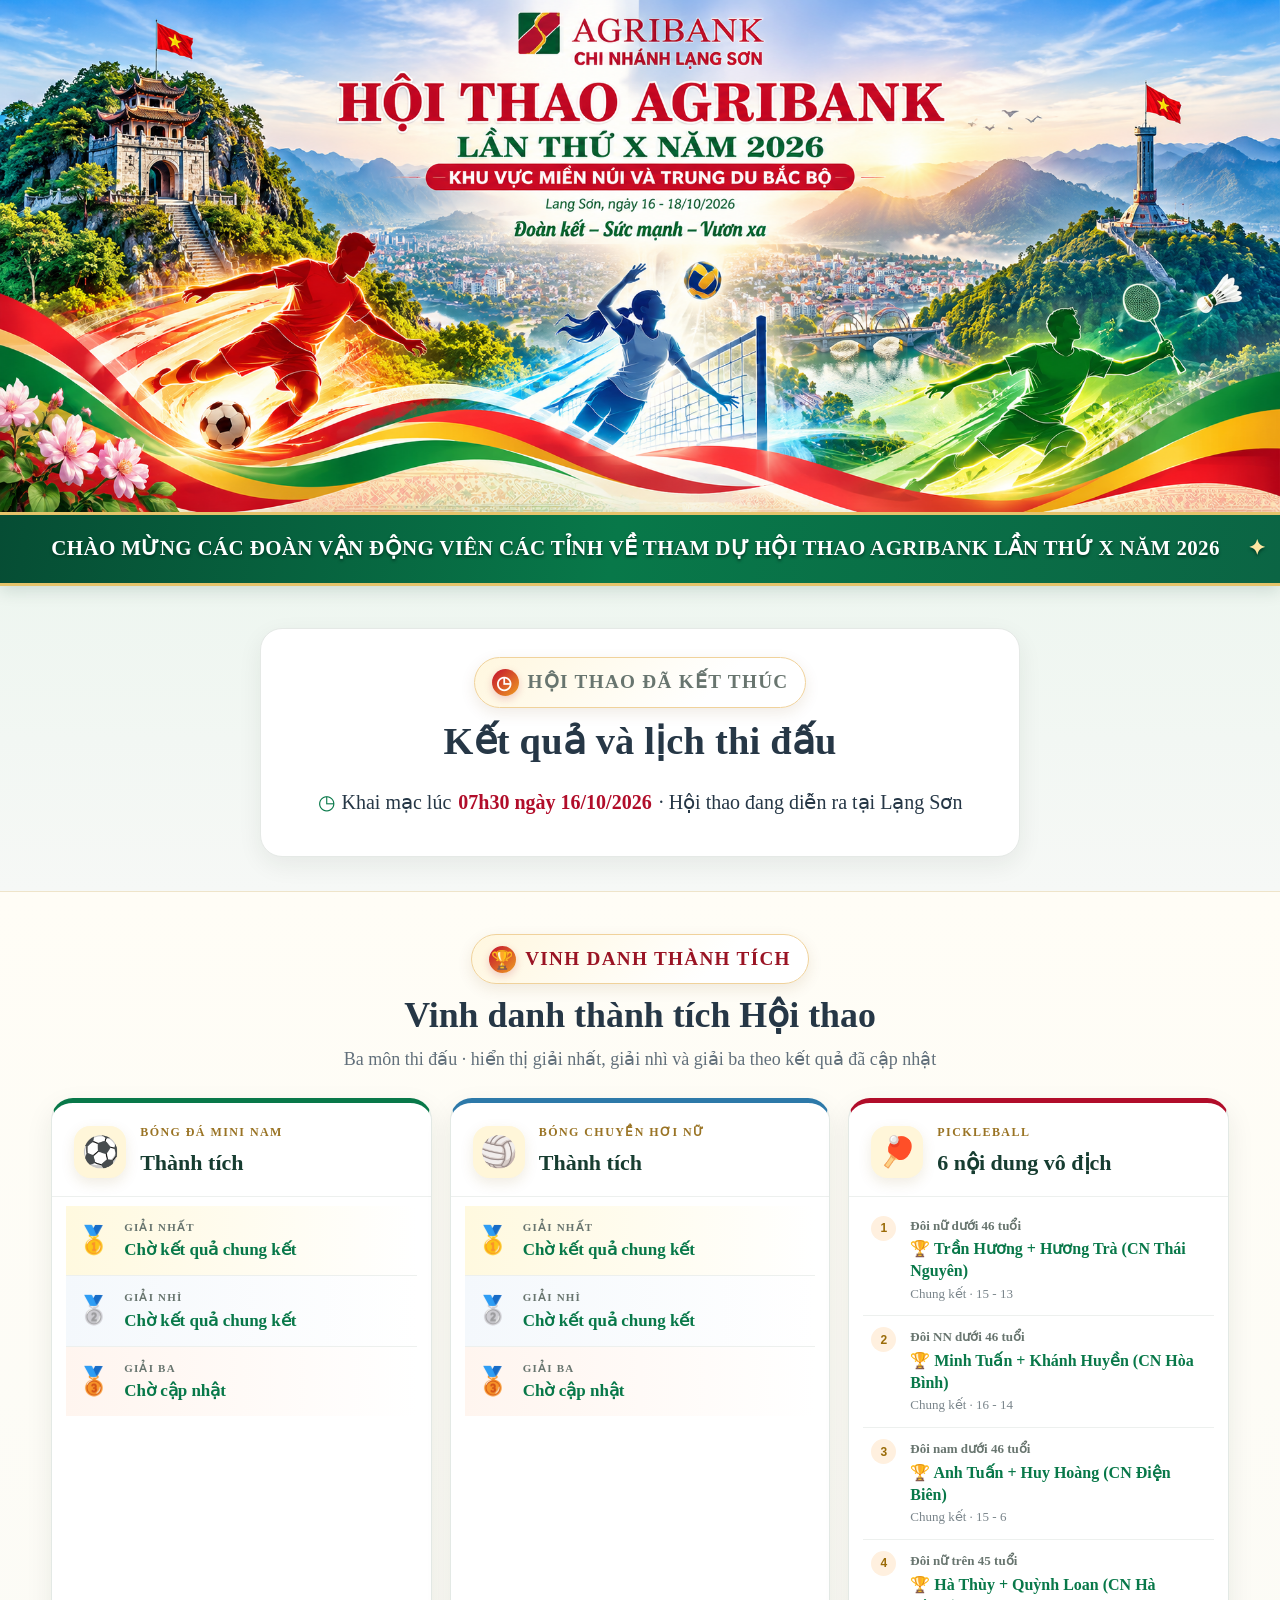
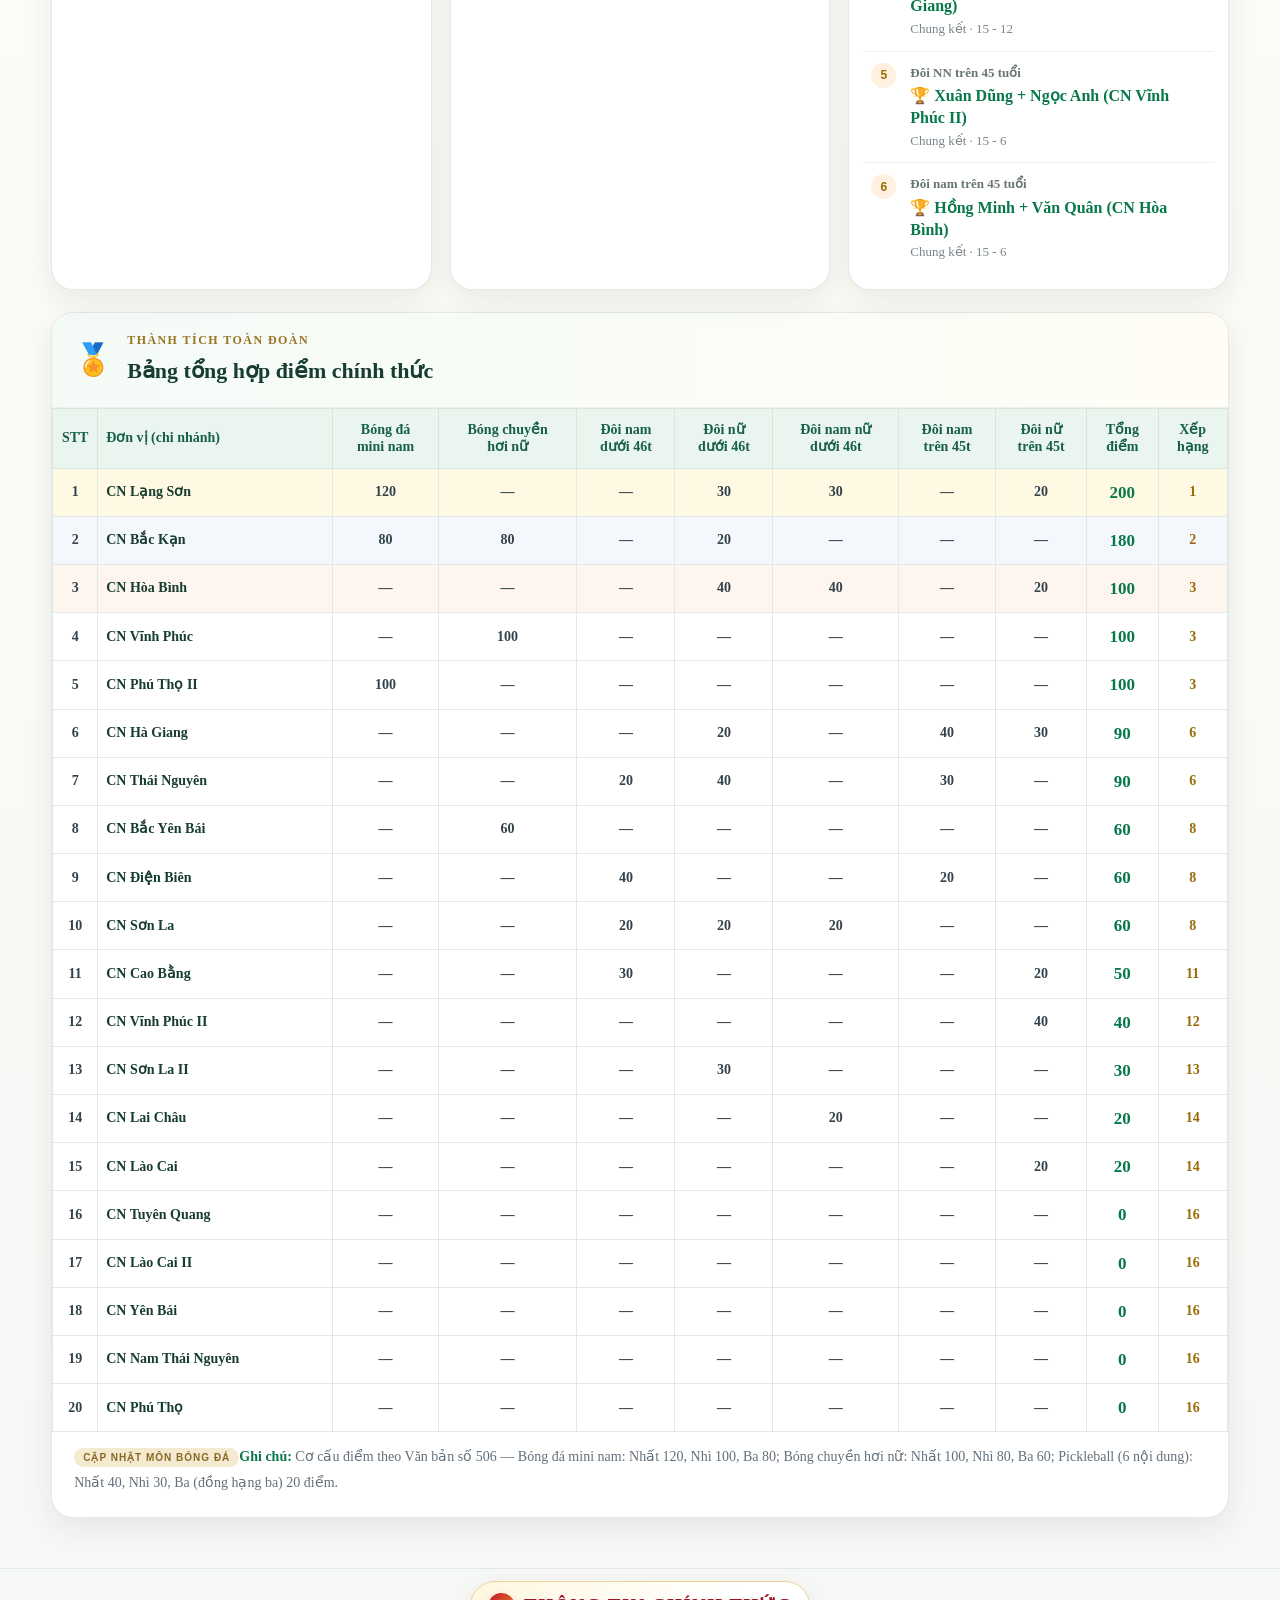
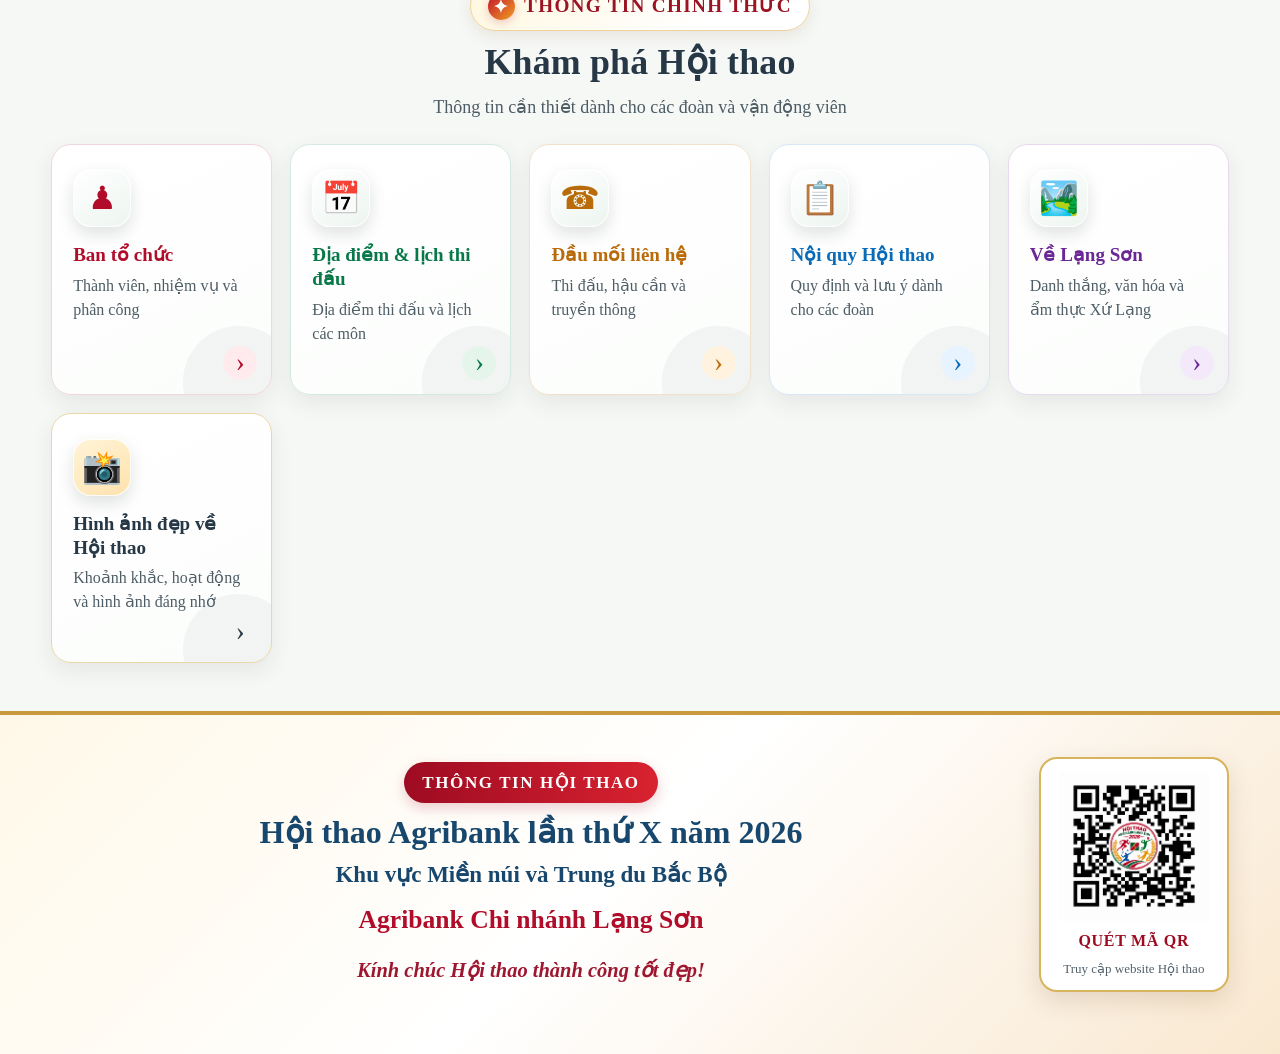
<file: index.html>
<!doctype html>
<html lang="vi">
<head>
  <meta charset="utf-8">
  <meta name="viewport" content="width=device-width, initial-scale=1, viewport-fit=cover">
  <meta name="theme-color" content="#087849">
  <meta name="description" content="Website chính thức cung cấp thông tin Hội thao Agribank lần thứ X năm 2026, khu vực Miền núi và Trung du Bắc Bộ tại Lạng Sơn.">
  <link rel="canonical" href="http://hoithaokvmntdbb2026.fun/">
  <title>Hội thao Agribank Lạng Sơn lần thứ X năm 2026</title>
  <link rel="stylesheet" href="assets/style.css?v=live-match-11">
  <style>
    .welcome-ticker{position:relative;overflow:hidden;display:flex;align-items:center;gap:clamp(12px,2vw,26px);min-height:74px;padding:14px clamp(16px,4vw,52px);background:linear-gradient(100deg,#064d34 0%,#087849 48%,#0b6544 100%);border-top:3px solid #e5c36b;border-bottom:3px solid #e5c36b;box-shadow:0 5px 16px #063d2a24;color:#fff}.welcome-track{display:flex;align-items:center;gap:28px;min-width:0;white-space:nowrap;animation:welcome-scroll 32s linear infinite;font-size:clamp(15px,1.8vw,21px);font-weight:900;letter-spacing:.35px;text-shadow:0 2px 3px #003c26}.welcome-track span:nth-child(even){color:#ffe7a2}.welcome-ticker:hover .welcome-track{animation-play-state:paused}@keyframes welcome-scroll{from{transform:translateX(0)}to{transform:translateX(-50%)}}@media(max-width:640px){.welcome-ticker{align-items:flex-start;flex-direction:column;gap:7px;padding:12px 16px}.welcome-track{font-size:15px;animation-duration:28s}}@media(prefers-reduced-motion:reduce){.welcome-track{animation:none;white-space:normal;flex-wrap:wrap}}.event-live .section-kicker{color:#087849}.event-live .section-kicker .kicker-icon{color:#0b9a5b}.event-live #countdown-heading{margin-bottom:12px}.event-live .opening{margin-top:8px}.event-live .live-match-panel{margin-top:20px}.event-finished .section-kicker{color:#68756f}.match-groups-title{font-size:12px;font-weight:800;letter-spacing:.12em;color:#b78b2b;margin:18px 0 10px;text-transform:uppercase}.match-group{margin:0 0 10px;border:1px solid #e6ece9;border-radius:14px;background:#fff;overflow:hidden;box-shadow:0 2px 8px #003c2610}.match-group-head{display:flex;justify-content:flex-start;align-items:center;gap:10px;width:100%;box-sizing:border-box;padding:11px 13px;margin:0;font-size:13px;font-weight:800;letter-spacing:.04em;cursor:pointer;list-style:none;user-select:none}.match-group-head::-webkit-details-marker{display:none}.match-group-head::before{content:'›';font-size:20px;line-height:12px;transform:rotate(0deg);transition:transform .18s ease;color:#68756f}.match-group[open] .match-group-head::before{transform:rotate(90deg)}.match-group-head b{min-width:24px;padding:3px 8px;border-radius:999px;background:#f5f0e5;color:#8a6a27;text-align:center;font-size:11px;margin-left:auto}.match-group-head i{display:none}.match-group-live .match-group-head{color:#087849;background:#f3fbf7}.match-group-upcoming .match-group-head{color:#9a6b08;background:#fffaf0}.match-group-finished .match-group-head{color:#6f7773;background:#f7f8f7}.match-group .live-list{padding:0 9px 9px}.live-card{position:relative}.live-card-status{display:inline-block;margin:5px 0 4px;padding:3px 8px;border-radius:999px;font-size:10px;font-weight:800;letter-spacing:.04em}.live-card-live .live-card-status{background:#e5f6ed;color:#087849}.live-card-upcoming .live-card-status{background:#fff1cf;color:#9a6b08}.live-card-finished{opacity:.72}.live-card-finished .live-card-status{background:#edf0ee;color:#68716d}.live-result{font-weight:700;color:#087849;white-space:nowrap}.live-result strong{font-weight:900}.visitor-counter{display:block;text-align:center;padding:2px 12px 14px;color:#ffffff;font:700 12px/1.4 Arial,sans-serif;letter-spacing:.2px;text-shadow:0 1px 2px #003c26;opacity:1}
  </style>
</head>
<body>
  <main id="trang-chu">
    <section class="hero" aria-label="Ảnh bìa Hội thao Agribank Lạng Sơn"><img class="hero-banner" src="assets/banner-hoi-thao.png" alt="Hội thao Agribank lần thứ X năm 2026 với ba môn thể thao và danh lam Lạng Sơn"></section>
    <section class="welcome-ticker" aria-label="Thông điệp chào mừng Hội thao"><div class="welcome-track" role="marquee" aria-label="Chào mừng các đoàn vận động viên"><span>CHÀO MỪNG CÁC ĐOÀN VẬN ĐỘNG VIÊN CÁC TỈNH VỀ THAM DỰ HỘI THAO AGRIBANK LẦN THỨ X NĂM 2026</span><span aria-hidden="true">✦</span><span>ĐOÀN KẾT · GIAO LƯU · TRUNG THỰC · CAO THƯỢNG · CHINH PHỤC THÀNH CÔNG</span><span aria-hidden="true">✦</span></div></section>
    <section class="countdown-section" aria-labelledby="countdown-heading"><div class="countdown-wrap"><div class="section-kicker"><span class="kicker-icon" aria-hidden="true">◷</span> <span id="event-status-label">HỘI THAO ĐANG DIỄN RA</span></div><h1 id="countdown-heading">Các trận đấu hôm nay</h1><p class="opening"><span class="opening-icon" aria-hidden="true">◷</span> Khai mạc lúc <strong>07h30 ngày 16/10/2026</strong> · Hội thao đang diễn ra tại Lạng Sơn</p><div id="live-match-panel" class="live-match-panel" aria-live="polite"></div></div></section>
    <section class="content-section" aria-labelledby="quick-links-heading"><div class="section-heading"><p class="section-kicker"><span class="kicker-icon" aria-hidden="true">✦</span> THÔNG TIN CHÍNH THỨC</p><h2 id="quick-links-heading">Khám phá Hội thao</h2><p>Thông tin cần thiết dành cho các đoàn và vận động viên</p></div><div class="quick-links"><a class="info-card red" id="ban-to-chuc" href="ban-to-chuc.html"><span class="card-icon" aria-hidden="true">♟</span><span class="card-copy"><strong>Ban tổ chức</strong><small>Thành viên, nhiệm vụ và phân công</small></span><span class="card-arrow" aria-hidden="true">›</span></a><a class="info-card green" id="dia-diem" href="dia-diem-lich-thi-dau.html"><span class="card-icon" aria-hidden="true">📅</span><span class="card-copy"><strong>Địa điểm &amp; lịch thi đấu</strong><small>Địa điểm thi đấu và lịch các môn</small></span><span class="card-arrow" aria-hidden="true">›</span></a><a class="info-card orange" id="lien-he" href="dau-moi-lien-he.html"><span class="card-icon" aria-hidden="true">☎</span><span class="card-copy"><strong>Đầu mối liên hệ</strong><small>Thi đấu, hậu cần và truyền thông</small></span><span class="card-arrow" aria-hidden="true">›</span></a><a class="info-card blue" id="noi-quy" href="noi-quy-hoi-thao.html"><span class="card-icon" aria-hidden="true">📋</span><span class="card-copy"><strong>Nội quy Hội thao</strong><small>Quy định và lưu ý dành cho các đoàn</small></span><span class="card-arrow" aria-hidden="true">›</span></a><a class="info-card purple" id="lang-son" href="ve-lang-son.html"><span class="card-icon" aria-hidden="true">🏞️</span><span class="card-copy"><strong>Về Lạng Sơn</strong><small>Danh thắng, văn hóa và ẩm thực Xứ Lạng</small></span><span class="card-arrow" aria-hidden="true">›</span></a><a class="info-card gallery" id="hinh-anh-hoi-thao" href="hinh-anh-hoi-thao.html"><span class="card-icon" aria-hidden="true">📸</span><span class="card-copy"><strong>Hình ảnh đẹp về Hội thao</strong><small>Khoảnh khắc, hoạt động và hình ảnh đáng nhớ</small></span><span class="card-arrow" aria-hidden="true">›</span></a></div></section>
  </main>
  <footer class="site-footer"><div class="footer-message"><div class="footer-copy"><p class="footer-kicker">THÔNG TIN HỘI THAO</p><h2>Hội thao Agribank lần thứ X năm 2026</h2><p class="footer-region">Khu vực Miền núi và Trung du Bắc Bộ</p><strong class="footer-branch">Agribank Chi nhánh Lạng Sơn</strong><p class="footer-wish">Kính chúc Hội thao thành công tốt đẹp!</p></div><a class="footer-qr" href="http://hoithaokvmntdbb2026.fun/" target="_blank" rel="noopener noreferrer" aria-label="Quét mã QR để truy cập website Hội thao"><img src="assets/qr-hoi-thao-agribank-2026.png?v=3" alt="Mã QR Hội thao Agribank Lạng Sơn 2026, quét để truy cập website" width="180" height="180"><strong>QUÉT MÃ QR</strong><span>Truy cập website Hội thao</span></a></div><div style="max-width:1200px;margin:0 auto;padding:0 20px 18px;text-align:center"></div><div id="visitor-counter" class="visitor-counter" aria-live="polite">Lượt truy cập: đang cập nhật…</div></footer>
  <script>fetch('api/visitors.php',{cache:'no-store',credentials:'same-origin'}).then(r=>r.ok?r.json():Promise.reject()).then(data=>{const el=document.getElementById('visitor-counter');if(el&&data.ok&&Number.isFinite(Number(data.count)))el.textContent='Lượt truy cập: '+Number(data.count).toLocaleString('vi-VN');else if(el)el.textContent='';}).catch(()=>{const el=document.getElementById('visitor-counter');if(el)el.textContent='';});</script>
  <script src="assets/matches.js?v=live-match-11" defer></script><script src="assets/matches-extra.js?v=official-pickle-2" defer></script><script src="assets/football-extra.js?v=football-1" defer></script><script src="assets/champions.js?v=official-points-1" defer></script><script src="assets/app.js?v=live-match-12" defer></script>
</body>
</html>
</file>
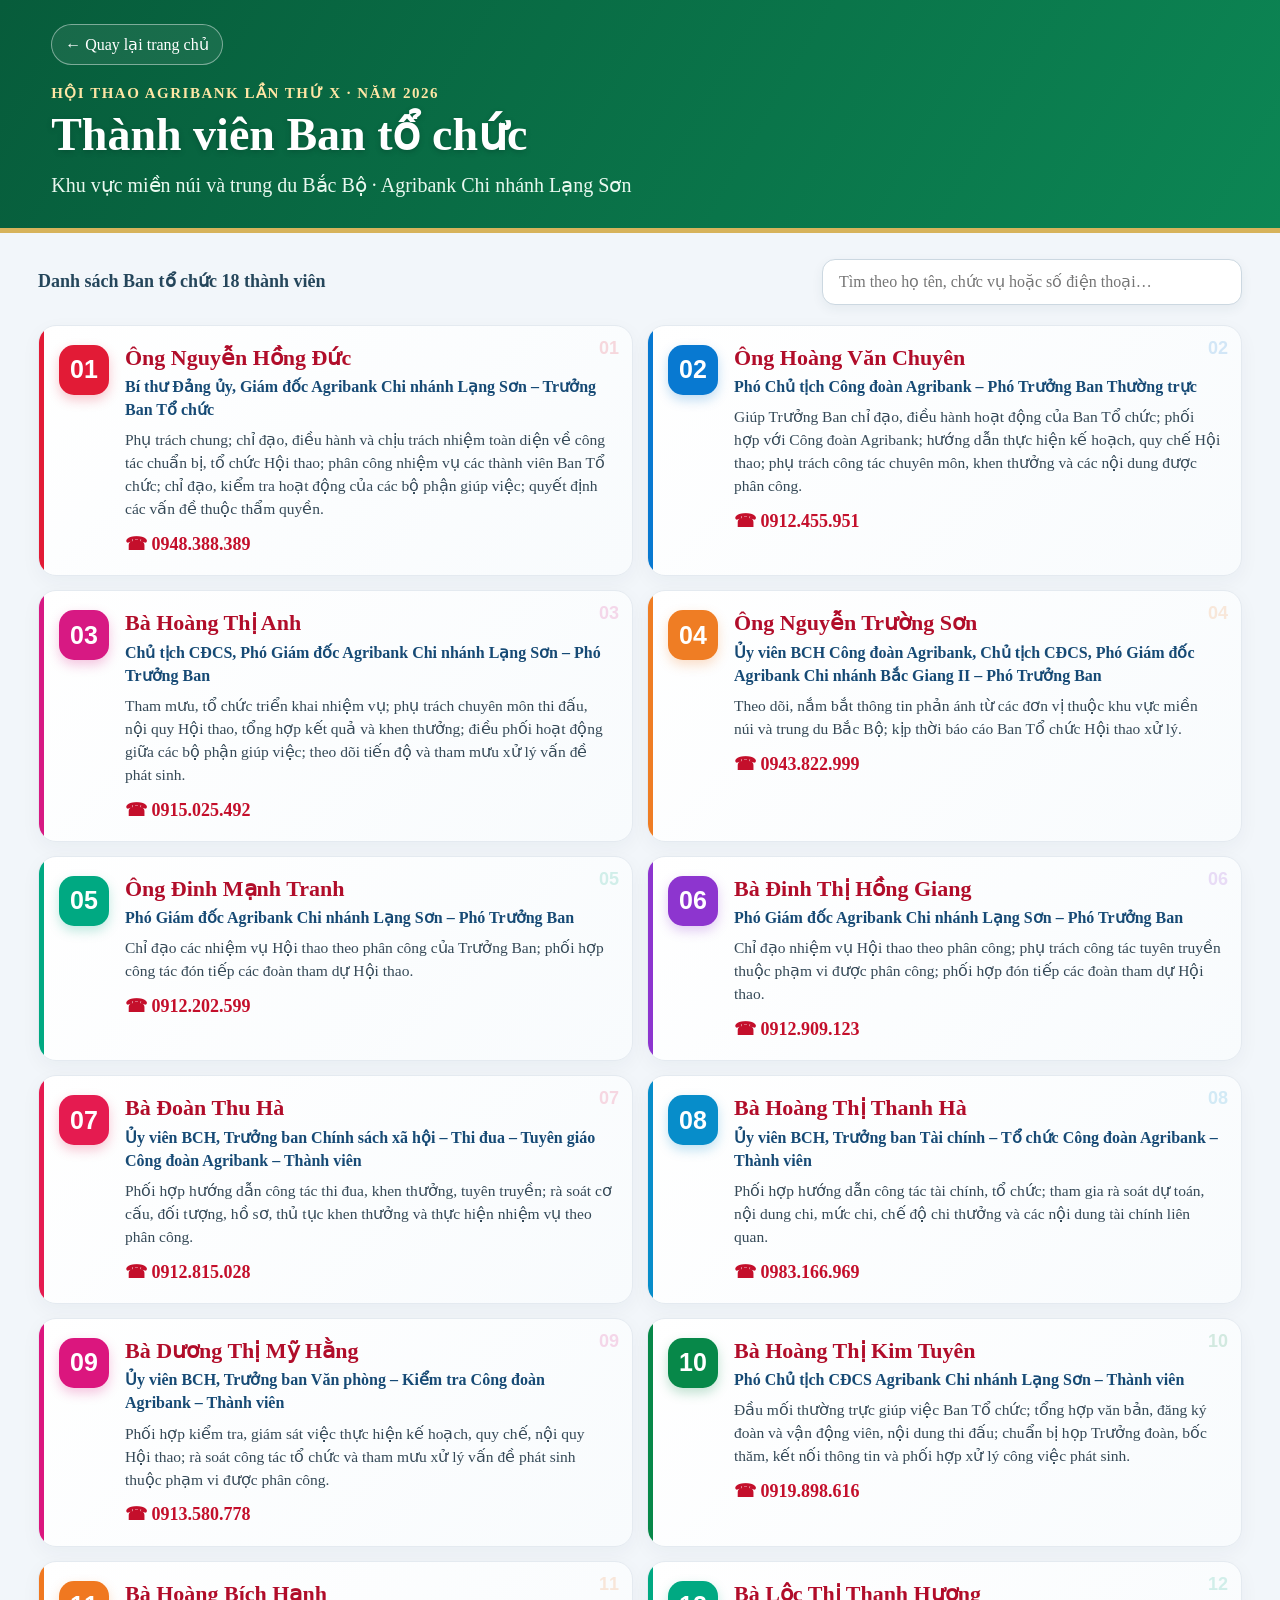
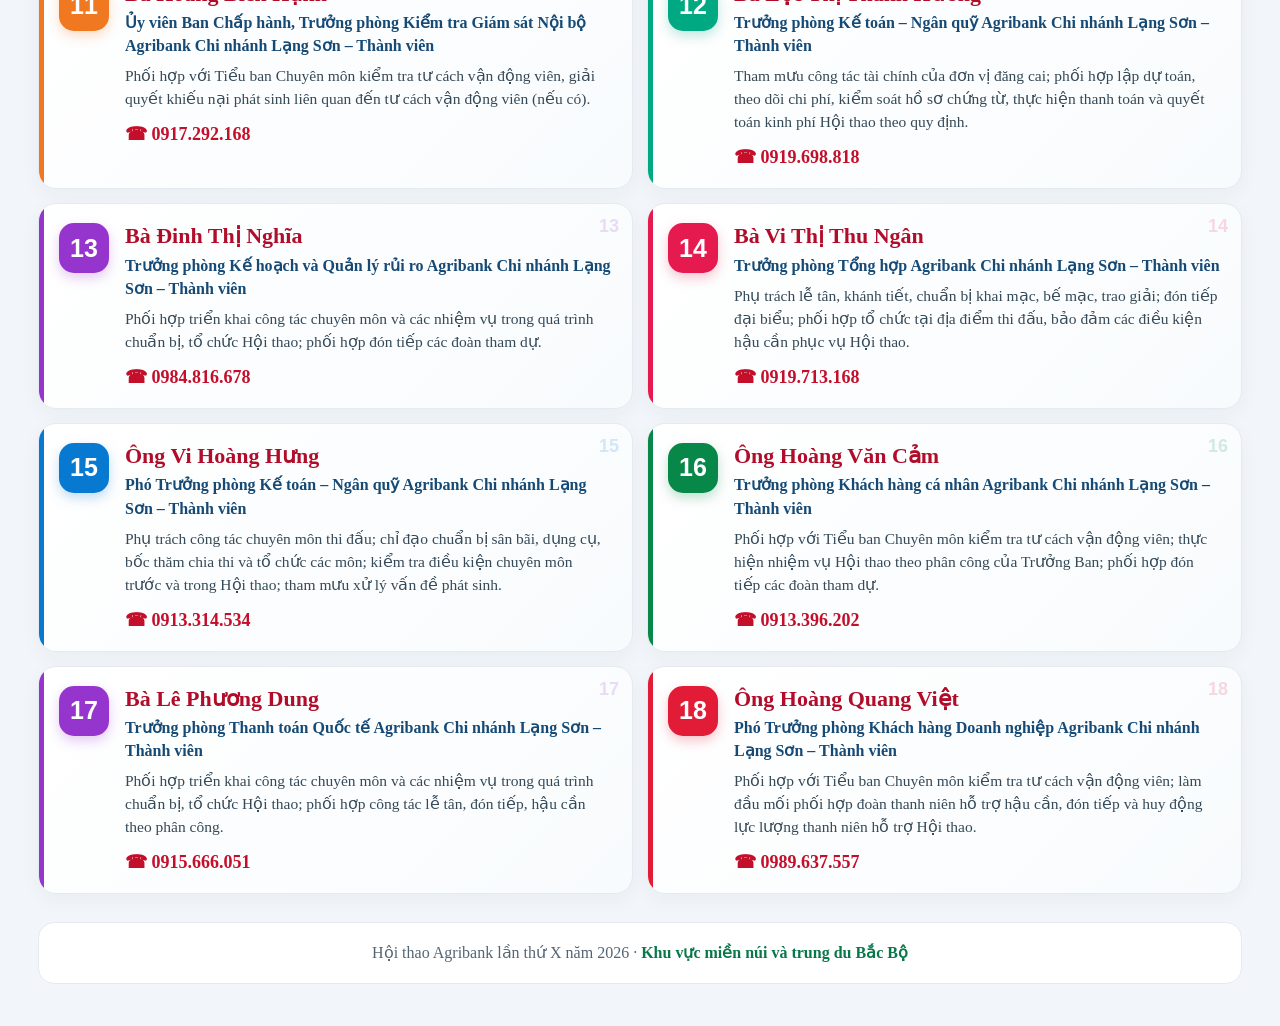
<file: ban-to-chuc.html>
<!doctype html>
<html lang="vi">
<head>
<meta charset="utf-8">
<meta name="viewport" content="width=device-width, initial-scale=1">
<meta name="theme-color" content="#087849">
<title>Thành viên Ban tổ chức | Hội thao Agribank 2026</title>
<style>
:root{--green:#087849;--red:#b10d2a;--ink:#183247;--muted:#536574;--line:#e4eaf0;--bg:#f2f6fa}
*{box-sizing:border-box}html{scroll-behavior:smooth}body{margin:0;background:var(--bg);color:var(--ink);font-family:"Times New Roman",Times,serif;line-height:1.45}
.top{background:linear-gradient(120deg,#075c3b,#0c8654);color:white;padding:24px clamp(16px,4vw,56px) 28px;border-bottom:5px solid #d7b35b}
.top-inner{max-width:1240px;margin:auto}.back{display:inline-flex;gap:8px;align-items:center;color:white;text-decoration:none;font-size:16px;padding:8px 13px;border:1px solid #ffffff70;border-radius:999px;background:#ffffff12}.back:hover{background:#ffffff25}
.eyebrow{margin:18px 0 5px;color:#ffe6a5;font-size:15px;font-weight:bold;letter-spacing:1.5px;text-transform:uppercase}
h1{margin:0;font-size:clamp(28px,4vw,46px);line-height:1.1;text-shadow:0 2px 5px #003b2760}
.subtitle{margin:10px 0 0;font-size:clamp(16px,2vw,20px);color:#e9f8ef}
.main{max-width:1240px;margin:26px auto 42px;padding:0 18px}
.toolbar{display:flex;align-items:center;justify-content:space-between;gap:14px;margin-bottom:20px;flex-wrap:wrap}
.count{font-size:18px;font-weight:bold;color:#25465b}.search{width:min(420px,100%);padding:13px 16px;border:1px solid #ccd8e1;border-radius:13px;background:#fff;font:16px "Times New Roman",serif;box-shadow:0 4px 12px #1a3d5610}.search:focus{outline:3px solid #08784930;border-color:var(--green)}
.grid{display:grid;grid-template-columns:repeat(2,minmax(0,1fr));gap:14px}
.person{--tone:#087849;position:relative;display:grid;grid-template-columns:52px minmax(0,1fr);gap:14px;align-items:start;min-width:0;padding:19px 20px 18px;background:linear-gradient(135deg,#fff,#f8fbfd);border:1px solid var(--line);border-radius:18px;box-shadow:0 6px 20px #1832470b;overflow:hidden;transition:transform .2s ease,box-shadow .2s ease,border-color .2s ease}
.person:before{content:"";position:absolute;left:0;top:0;bottom:0;width:5px;background:var(--tone)}.person:hover{transform:translateY(-3px);border-color:var(--tone);box-shadow:0 12px 26px #18324718}
.avatar{display:grid;place-items:center;width:50px;height:50px;border-radius:15px;background:var(--tone);color:white;font:700 25px Arial,sans-serif;box-shadow:0 5px 12px color-mix(in srgb,var(--tone) 25%,transparent)}
.num{position:absolute;right:13px;top:12px;color:var(--tone);font:800 18px Arial,sans-serif;opacity:.16}
.name{margin:0 26px 4px 0;color:var(--red);font-size:22px;line-height:1.2}.role{margin:0 0 8px;color:#164a75;font-size:16px;font-weight:bold}.desc{margin:0;color:#354957;font-size:15.5px;line-height:1.48}
.phone{display:inline-flex;align-items:center;gap:7px;margin-top:10px;color:#c40f2b;font-size:18px;font-weight:bold;text-decoration:none}.phone:hover{text-decoration:underline}.empty{display:none;grid-column:1/-1;text-align:center;padding:30px;background:white;border-radius:14px;color:var(--muted)}
.end{margin-top:28px;padding:18px;text-align:center;border-radius:16px;background:#fff;border:1px solid var(--line);color:var(--muted)}.end strong{color:var(--green)}
@media(max-width:760px){.top{padding:18px 16px 22px}.main{margin-top:18px;padding:0 12px}.grid{grid-template-columns:1fr;gap:11px}.person{padding:16px 15px 15px;grid-template-columns:45px minmax(0,1fr);gap:12px;border-radius:15px}.avatar{width:44px;height:44px;border-radius:13px;font-size:22px}.name{font-size:20px}.role{font-size:15px}.desc{font-size:15px}.phone{font-size:17px}.toolbar{align-items:stretch}.count{font-size:16px}}
@media(prefers-reduced-motion:reduce){*{scroll-behavior:auto!important;transition:none!important}}
</style>
</head>
<body>
<header class="top"><div class="top-inner">
<a class="back" href="index.html">← Quay lại trang chủ</a>
<p class="eyebrow">Hội thao Agribank lần thứ X · Năm 2026</p>
<h1>Thành viên Ban tổ chức</h1>
<p class="subtitle">Khu vực miền núi và trung du Bắc Bộ · Agribank Chi nhánh Lạng Sơn</p>
</div></header>
<main class="main">
<div class="toolbar"><div class="count">Danh sách Ban tổ chức <span id="visibleCount">18</span> thành viên</div><input id="search" class="search" type="search" placeholder="Tìm theo họ tên, chức vụ hoặc số điện thoại…" aria-label="Tìm thành viên"></div>
<section class="grid" id="people">
<article class="person" style="--tone:#e21b36" data-search="nguyễn hồng đức bí thư đảng ủy giám đốc trưởng ban tổ chức 0948388389"><span class="avatar">01</span><span class="num">01</span><div><h2 class="name">Ông Nguyễn Hồng Đức</h2><p class="role">Bí thư Đảng ủy, Giám đốc Agribank Chi nhánh Lạng Sơn – Trưởng Ban Tổ chức</p><p class="desc">Phụ trách chung; chỉ đạo, điều hành và chịu trách nhiệm toàn diện về công tác chuẩn bị, tổ chức Hội thao; phân công nhiệm vụ các thành viên Ban Tổ chức; chỉ đạo, kiểm tra hoạt động của các bộ phận giúp việc; quyết định các vấn đề thuộc thẩm quyền.</p><a class="phone" href="tel:0948388389">☎ 0948.388.389</a></div></article>
<article class="person" style="--tone:#0879d1" data-search="hoàng văn chuyên phó chủ tịch công đoàn phó trưởng ban thường trực 0912455951"><span class="avatar">02</span><span class="num">02</span><div><h2 class="name">Ông Hoàng Văn Chuyên</h2><p class="role">Phó Chủ tịch Công đoàn Agribank – Phó Trưởng Ban Thường trực</p><p class="desc">Giúp Trưởng Ban chỉ đạo, điều hành hoạt động của Ban Tổ chức; phối hợp với Công đoàn Agribank; hướng dẫn thực hiện kế hoạch, quy chế Hội thao; phụ trách công tác chuyên môn, khen thưởng và các nội dung được phân công.</p><a class="phone" href="tel:0912455951">☎ 0912.455.951</a></div></article>
<article class="person" style="--tone:#d71983" data-search="hoàng thị anh chủ tịch cđcs phó giám đốc phó trưởng ban 0915025492"><span class="avatar">03</span><span class="num">03</span><div><h2 class="name">Bà Hoàng Thị Anh</h2><p class="role">Chủ tịch CĐCS, Phó Giám đốc Agribank Chi nhánh Lạng Sơn – Phó Trưởng Ban</p><p class="desc">Tham mưu, tổ chức triển khai nhiệm vụ; phụ trách chuyên môn thi đấu, nội quy Hội thao, tổng hợp kết quả và khen thưởng; điều phối hoạt động giữa các bộ phận giúp việc; theo dõi tiến độ và tham mưu xử lý vấn đề phát sinh.</p><a class="phone" href="tel:0915025492">☎ 0915.025.492</a></div></article>
<article class="person" style="--tone:#ef7d24" data-search="nguyễn trường sơn chủ tịch cđcs bắc giang phó trưởng ban 0943822999"><span class="avatar">04</span><span class="num">04</span><div><h2 class="name">Ông Nguyễn Trường Sơn</h2><p class="role">Ủy viên BCH Công đoàn Agribank, Chủ tịch CĐCS, Phó Giám đốc Agribank Chi nhánh Bắc Giang II – Phó Trưởng Ban</p><p class="desc">Theo dõi, nắm bắt thông tin phản ánh từ các đơn vị thuộc khu vực miền núi và trung du Bắc Bộ; kịp thời báo cáo Ban Tổ chức Hội thao xử lý.</p><a class="phone" href="tel:0943822999">☎ 0943.822.999</a></div></article>
<article class="person" style="--tone:#00a982" data-search="đinh mạnh tranh phó giám đốc agribank lạng sơn phó trưởng ban 0912202599"><span class="avatar">05</span><span class="num">05</span><div><h2 class="name">Ông Đinh Mạnh Tranh</h2><p class="role">Phó Giám đốc Agribank Chi nhánh Lạng Sơn – Phó Trưởng Ban</p><p class="desc">Chỉ đạo các nhiệm vụ Hội thao theo phân công của Trưởng Ban; phối hợp công tác đón tiếp các đoàn tham dự Hội thao.</p><a class="phone" href="tel:0912202599">☎ 0912.202.599</a></div></article>
<article class="person" style="--tone:#8d35cf" data-search="đinh thị hồng giang phó giám đốc tuyên truyền phó trưởng ban 0912909123"><span class="avatar">06</span><span class="num">06</span><div><h2 class="name">Bà Đinh Thị Hồng Giang</h2><p class="role">Phó Giám đốc Agribank Chi nhánh Lạng Sơn – Phó Trưởng Ban</p><p class="desc">Chỉ đạo nhiệm vụ Hội thao theo phân công; phụ trách công tác tuyên truyền thuộc phạm vi được phân công; phối hợp đón tiếp các đoàn tham dự Hội thao.</p><a class="phone" href="tel:0912909123">☎ 0912.909.123</a></div></article>
<article class="person" style="--tone:#e51b50" data-search="đoàn thu hà chính sách xã hội thi đua tuyên giáo công đoàn thành viên 0912815028"><span class="avatar">07</span><span class="num">07</span><div><h2 class="name">Bà Đoàn Thu Hà</h2><p class="role">Ủy viên BCH, Trưởng ban Chính sách xã hội – Thi đua – Tuyên giáo Công đoàn Agribank – Thành viên</p><p class="desc">Phối hợp hướng dẫn công tác thi đua, khen thưởng, tuyên truyền; rà soát cơ cấu, đối tượng, hồ sơ, thủ tục khen thưởng và thực hiện nhiệm vụ theo phân công.</p><a class="phone" href="tel:0912815028">☎ 0912.815.028</a></div></article>
<article class="person" style="--tone:#078dca" data-search="hoàng thị thanh hà tài chính tổ chức công đoàn thành viên 0983166969"><span class="avatar">08</span><span class="num">08</span><div><h2 class="name">Bà Hoàng Thị Thanh Hà</h2><p class="role">Ủy viên BCH, Trưởng ban Tài chính – Tổ chức Công đoàn Agribank – Thành viên</p><p class="desc">Phối hợp hướng dẫn công tác tài chính, tổ chức; tham gia rà soát dự toán, nội dung chi, mức chi, chế độ chi thưởng và các nội dung tài chính liên quan.</p><a class="phone" href="tel:0983166969">☎ 0983.166.969</a></div></article>
<article class="person" style="--tone:#db167e" data-search="dương thị mỹ hằng văn phòng kiểm tra công đoàn thành viên 0913580778"><span class="avatar">09</span><span class="num">09</span><div><h2 class="name">Bà Dương Thị Mỹ Hằng</h2><p class="role">Ủy viên BCH, Trưởng ban Văn phòng – Kiểm tra Công đoàn Agribank – Thành viên</p><p class="desc">Phối hợp kiểm tra, giám sát việc thực hiện kế hoạch, quy chế, nội quy Hội thao; rà soát công tác tổ chức và tham mưu xử lý vấn đề phát sinh thuộc phạm vi được phân công.</p><a class="phone" href="tel:0913580778">☎ 0913.580.778</a></div></article>
<article class="person" style="--tone:#078849" data-search="hoàng thị kim tuyên phó chủ tịch cđcs thường trực tổ chức thành viên 0919898616"><span class="avatar">10</span><span class="num">10</span><div><h2 class="name">Bà Hoàng Thị Kim Tuyên</h2><p class="role">Phó Chủ tịch CĐCS Agribank Chi nhánh Lạng Sơn – Thành viên</p><p class="desc">Đầu mối thường trực giúp việc Ban Tổ chức; tổng hợp văn bản, đăng ký đoàn và vận động viên, nội dung thi đấu; chuẩn bị họp Trưởng đoàn, bốc thăm, kết nối thông tin và phối hợp xử lý công việc phát sinh.</p><a class="phone" href="tel:0919898616">☎ 0919.898.616</a></div></article>
<article class="person" style="--tone:#f07820" data-search="hoàng bích hạnh kiểm tra giám sát nội bộ thành viên 0917292168"><span class="avatar">11</span><span class="num">11</span><div><h2 class="name">Bà Hoàng Bích Hạnh</h2><p class="role">Ủy viên Ban Chấp hành, Trưởng phòng Kiểm tra Giám sát Nội bộ Agribank Chi nhánh Lạng Sơn – Thành viên</p><p class="desc">Phối hợp với Tiểu ban Chuyên môn kiểm tra tư cách vận động viên, giải quyết khiếu nại phát sinh liên quan đến tư cách vận động viên (nếu có).</p><a class="phone" href="tel:0917292168">☎ 0917.292.168</a></div></article>
<article class="person" style="--tone:#00a982" data-search="lộc thị thanh hương kế toán ngân quỹ thành viên 0919698818"><span class="avatar">12</span><span class="num">12</span><div><h2 class="name">Bà Lộc Thị Thanh Hương</h2><p class="role">Trưởng phòng Kế toán – Ngân quỹ Agribank Chi nhánh Lạng Sơn – Thành viên</p><p class="desc">Tham mưu công tác tài chính của đơn vị đăng cai; phối hợp lập dự toán, theo dõi chi phí, kiểm soát hồ sơ chứng từ, thực hiện thanh toán và quyết toán kinh phí Hội thao theo quy định.</p><a class="phone" href="tel:0919698818">☎ 0919.698.818</a></div></article>
<article class="person" style="--tone:#9634ce" data-search="đinh thị nghĩa kế hoạch quản lý rủi ro thành viên 0984816678"><span class="avatar">13</span><span class="num">13</span><div><h2 class="name">Bà Đinh Thị Nghĩa</h2><p class="role">Trưởng phòng Kế hoạch và Quản lý rủi ro Agribank Chi nhánh Lạng Sơn – Thành viên</p><p class="desc">Phối hợp triển khai công tác chuyên môn và các nhiệm vụ trong quá trình chuẩn bị, tổ chức Hội thao; phối hợp đón tiếp các đoàn tham dự.</p><a class="phone" href="tel:0984816678">☎ 0984.816.678</a></div></article>
<article class="person" style="--tone:#e51b50" data-search="vi thị thu ngân tổng hợp khánh tiết hậu cần thành viên 0919713168"><span class="avatar">14</span><span class="num">14</span><div><h2 class="name">Bà Vi Thị Thu Ngân</h2><p class="role">Trưởng phòng Tổng hợp Agribank Chi nhánh Lạng Sơn – Thành viên</p><p class="desc">Phụ trách lễ tân, khánh tiết, chuẩn bị khai mạc, bế mạc, trao giải; đón tiếp đại biểu; phối hợp tổ chức tại địa điểm thi đấu, bảo đảm các điều kiện hậu cần phục vụ Hội thao.</p><a class="phone" href="tel:0919713168">☎ 0919.713.168</a></div></article>
<article class="person" style="--tone:#0879d1" data-search="vi hoàng hưng kế toán ngân quỹ chuyên môn thi đấu thành viên 0913314534"><span class="avatar">15</span><span class="num">15</span><div><h2 class="name">Ông Vi Hoàng Hưng</h2><p class="role">Phó Trưởng phòng Kế toán – Ngân quỹ Agribank Chi nhánh Lạng Sơn – Thành viên</p><p class="desc">Phụ trách công tác chuyên môn thi đấu; chỉ đạo chuẩn bị sân bãi, dụng cụ, bốc thăm chia thi và tổ chức các môn; kiểm tra điều kiện chuyên môn trước và trong Hội thao; tham mưu xử lý vấn đề phát sinh.</p><a class="phone" href="tel:0913314534">☎ 0913.314.534</a></div></article>
<article class="person" style="--tone:#078849" data-search="hoàng văn cảm khách hàng cá nhân thành viên 0913396202"><span class="avatar">16</span><span class="num">16</span><div><h2 class="name">Ông Hoàng Văn Cảm</h2><p class="role">Trưởng phòng Khách hàng cá nhân Agribank Chi nhánh Lạng Sơn – Thành viên</p><p class="desc">Phối hợp với Tiểu ban Chuyên môn kiểm tra tư cách vận động viên; thực hiện nhiệm vụ Hội thao theo phân công của Trưởng Ban; phối hợp đón tiếp các đoàn tham dự.</p><a class="phone" href="tel:0913396202">☎ 0913.396.202</a></div></article>
<article class="person" style="--tone:#9634ce" data-search="lê phương dung thanh toán quốc tế thành viên 0915666051"><span class="avatar">17</span><span class="num">17</span><div><h2 class="name">Bà Lê Phương Dung</h2><p class="role">Trưởng phòng Thanh toán Quốc tế Agribank Chi nhánh Lạng Sơn – Thành viên</p><p class="desc">Phối hợp triển khai công tác chuyên môn và các nhiệm vụ trong quá trình chuẩn bị, tổ chức Hội thao; phối hợp công tác lễ tân, đón tiếp, hậu cần theo phân công.</p><a class="phone" href="tel:0915666051">☎ 0915.666.051</a></div></article>
<article class="person" style="--tone:#e21b36" data-search="hoàng quang việt khách hàng doanh nghiệp thành viên 0989637557"><span class="avatar">18</span><span class="num">18</span><div><h2 class="name">Ông Hoàng Quang Việt</h2><p class="role">Phó Trưởng phòng Khách hàng Doanh nghiệp Agribank Chi nhánh Lạng Sơn – Thành viên</p><p class="desc">Phối hợp với Tiểu ban Chuyên môn kiểm tra tư cách vận động viên; làm đầu mối phối hợp đoàn thanh niên hỗ trợ hậu cần, đón tiếp và huy động lực lượng thanh niên hỗ trợ Hội thao.</p><a class="phone" href="tel:0989637557">☎ 0989.637.557</a></div></article>
<div class="empty" id="empty">Không tìm thấy thành viên phù hợp. Hãy thử từ khóa khác.</div>
</section>
<div class="end">Hội thao Agribank lần thứ X năm 2026 · <strong>Khu vực miền núi và trung du Bắc Bộ</strong></div>
</main>
<script>
const search=document.getElementById('search'),cards=[...document.querySelectorAll('.person')],count=document.getElementById('visibleCount'),empty=document.getElementById('empty');
search.addEventListener('input',()=>{const q=search.value.trim().toLocaleLowerCase('vi');let n=0;cards.forEach(card=>{const match=(card.dataset.search+' '+card.innerText).toLocaleLowerCase('vi').includes(q);card.style.display=match?'grid':'none';if(match)n++});count.textContent=n;empty.style.display=n?'none':'block';});
</script>
</body></html>
</file>
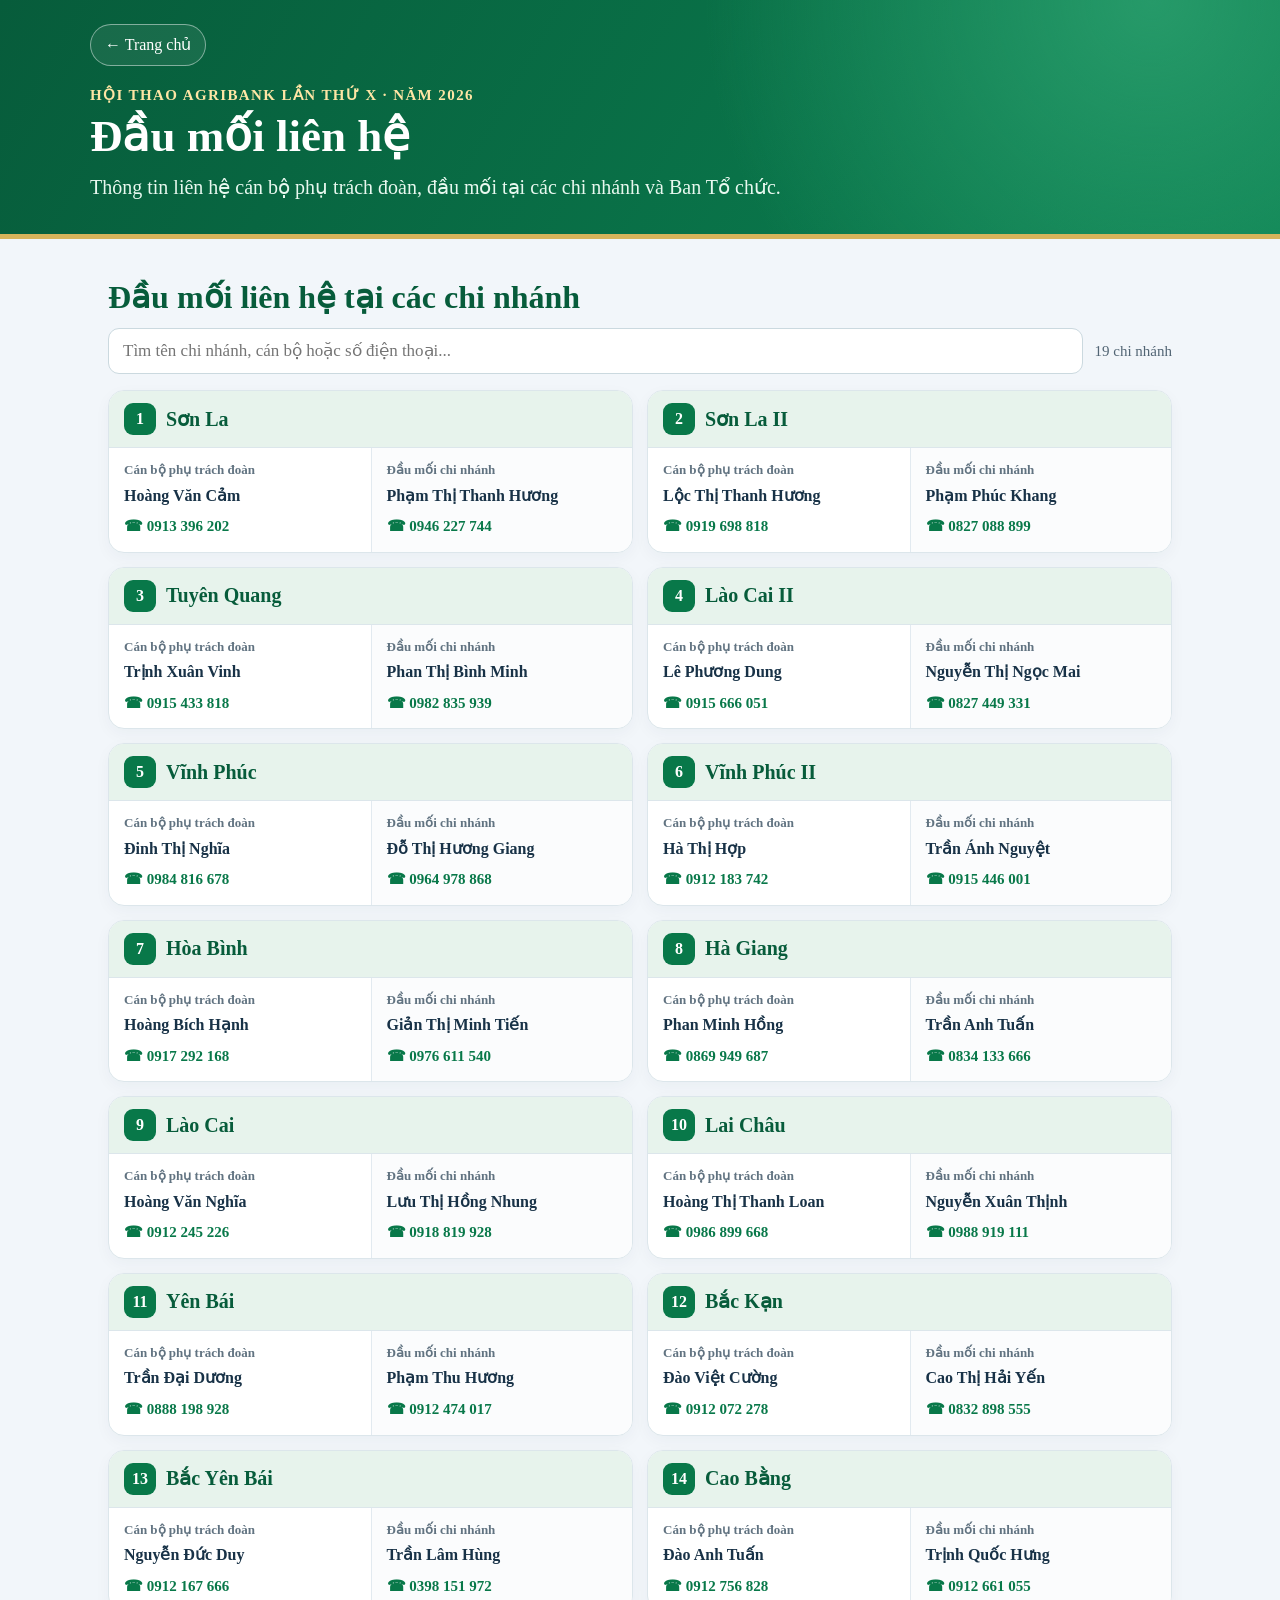
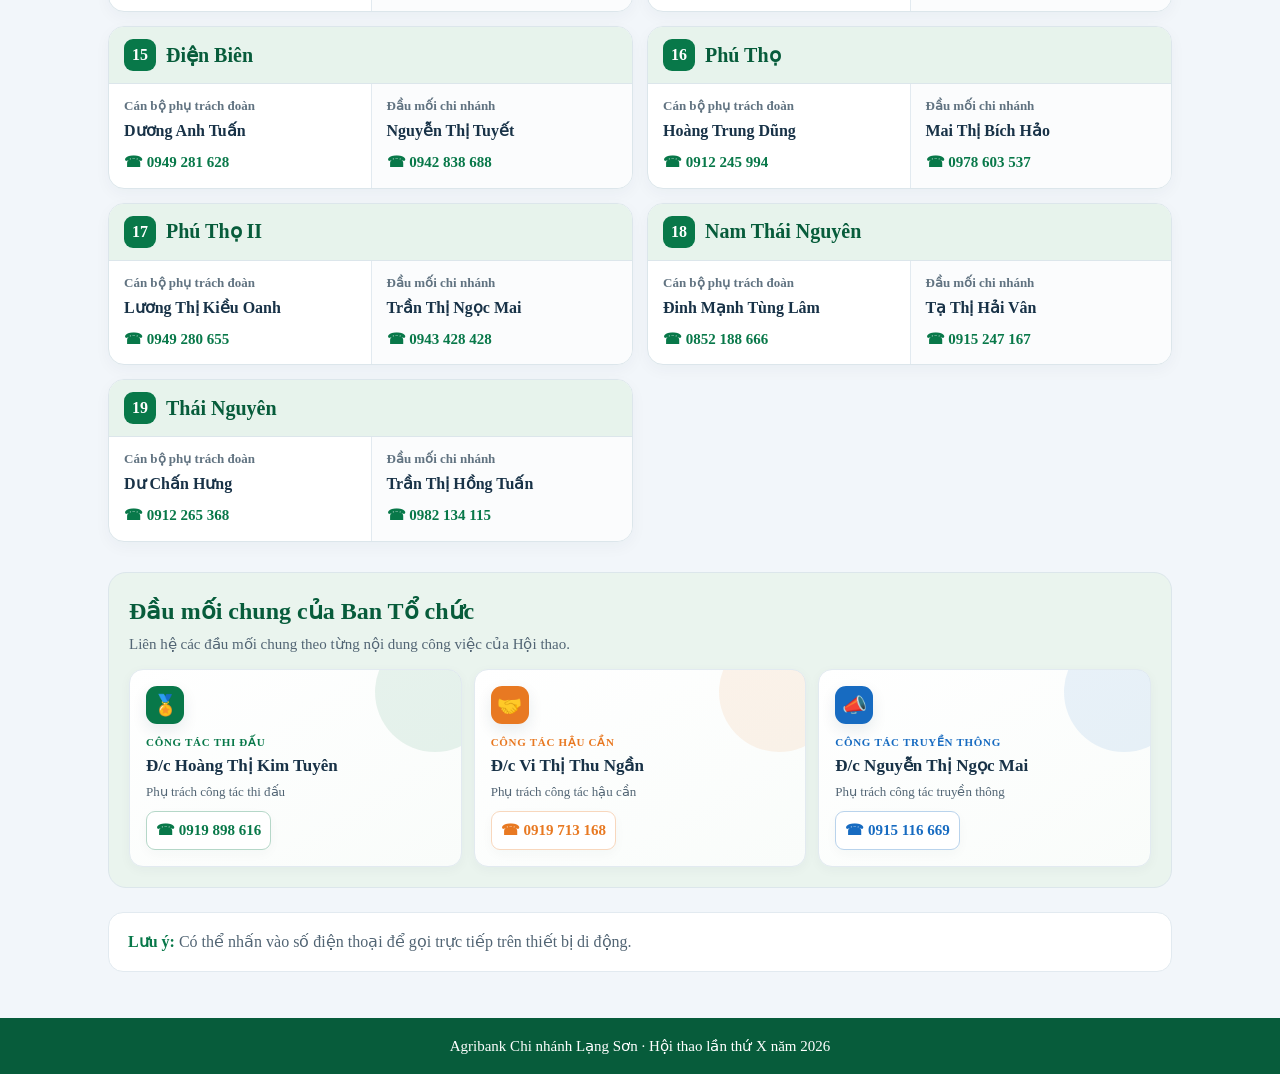
<file: dau-moi-lien-he.html>
<!doctype html>
<html lang="vi">
<head>
<meta charset="utf-8">
<meta name="viewport" content="width=device-width, initial-scale=1">
<meta name="theme-color" content="#087849">
<title>Đầu mối liên hệ | Hội thao Agribank 2026</title>
<style>
:root{--green:#087849;--red:#b10d2a;--ink:#183247;--muted:#526574;--line:#e2eaf0}
*{box-sizing:border-box}body{margin:0;background:#f2f6fa;color:var(--ink);font-family:"Times New Roman",Times,serif;line-height:1.5}
.hero{padding:24px clamp(16px,4vw,58px) 32px;color:#fff;background:radial-gradient(circle at 90% 0%,#269a69 0,transparent 38%),linear-gradient(120deg,#075c3b,#0b8151);border-bottom:5px solid #d7b35b}.wrap{width:min(1100px,100%);margin:auto}.back{display:inline-block;color:white;text-decoration:none;border:1px solid #ffffff75;border-radius:999px;padding:8px 14px;background:#ffffff12}.back:hover{background:#ffffff25}.kicker{margin:18px 0 4px;color:#ffe6a5;font-size:15px;font-weight:bold;letter-spacing:1.4px;text-transform:uppercase}h1{margin:0;font-size:clamp(30px,4vw,45px);line-height:1.15}.intro{margin:10px 0 0;color:#e8f8ef;font-size:clamp(16px,2vw,20px)}
main{width:min(1100px,100%);margin:30px auto 46px;padding:0 18px}.lead{margin:0 0 22px;font-size:clamp(20px,2.3vw,26px);font-weight:bold;color:#17476d}.contacts{display:grid;grid-template-columns:repeat(3,minmax(0,1fr));gap:18px}.card{--tone:#087849;position:relative;overflow:hidden;display:flex;flex-direction:column;align-items:flex-start;min-width:0;padding:24px 21px 22px;border:1px solid var(--line);border-radius:20px;background:linear-gradient(150deg,#fff,#f9fcfa);box-shadow:0 8px 24px #1832470d;transition:transform .22s ease,box-shadow .22s ease,border-color .22s ease}.card:before{content:"";position:absolute;right:-34px;top:-38px;width:120px;height:120px;border-radius:50%;background:var(--tone);opacity:.09}.card:hover{transform:translateY(-4px);border-color:var(--tone);box-shadow:0 15px 28px #18324719}.icon{display:grid;place-items:center;width:56px;height:56px;border-radius:17px;background:var(--tone);color:#fff;font-size:28px;box-shadow:0 6px 15px #18324718}.tag{margin:18px 0 7px;color:var(--tone);font-size:14px;font-weight:bold;letter-spacing:1px;text-transform:uppercase}.name{margin:0;color:#183247;font-size:clamp(21px,2vw,25px);line-height:1.25}.role{margin:8px 0 15px;color:var(--muted);font-size:16px}.phone{display:inline-flex;align-items:center;gap:8px;margin-top:auto;padding:11px 15px;border-radius:12px;background:#fff;border:1px solid color-mix(in srgb,var(--tone) 30%,white);color:var(--tone);font-size:19px;font-weight:bold;text-decoration:none;box-shadow:0 4px 12px #18324708}.phone:hover{background:var(--tone);color:#fff}.branch-section{margin-top:38px}.table-shell table{min-width:900px}.table-shell th:nth-child(2){min-width:210px}.table-shell th:nth-child(3){min-width:145px}.table-shell th:nth-child(4){min-width:190px}.branch-phone{display:inline-block;margin-top:3px}.section-title{margin:0 0 7px;color:#075c3b;font-size:clamp(24px,3vw,32px)}.section-desc{margin:0 0 16px;color:var(--muted);font-size:17px}.branch-tools{display:flex;gap:10px;flex-wrap:wrap;margin:0 0 14px}.branch-tools input{flex:1 1 260px;min-height:45px;padding:10px 13px;border:1px solid #ccd9df;border-radius:10px;font:17px "Times New Roman",serif}.branch-count{align-self:center;color:var(--muted);font-size:15px}.table-shell{overflow:auto;border:1px solid var(--line);border-radius:14px;background:#fff;box-shadow:0 7px 20px #1832470a}table{width:100%;min-width:640px;border-collapse:collapse;font-size:17px}th,td{padding:12px 14px;text-align:left;border-bottom:1px solid #e6edf1}th{background:#e7f3ec;color:#075c3b;white-space:nowrap}tbody tr:nth-child(even){background:#f7fafc}tbody tr:hover{background:#edf8f1}.branch-no{display:inline-grid;place-items:center;width:30px;height:30px;border-radius:8px;background:#e5f3ea;color:#087849;font-weight:bold}.branch-phone{font-weight:bold;color:#087849;text-decoration:none;white-space:nowrap}.branch-phone:hover{text-decoration:underline}.no-results{text-align:center;padding:20px;color:var(--muted)}.tip{margin-top:24px;padding:17px 19px;border-radius:15px;background:#fff;border:1px solid var(--line);color:var(--muted);font-size:16px}.tip strong{color:var(--green)}footer{padding:17px;text-align:center;background:#075c3b;color:white;font-size:15px}
@media(max-width:850px){.contacts{grid-template-columns:repeat(2,minmax(0,1fr));gap:13px}}
@media(max-width:560px){.branch-section{margin-top:28px}.branch-tools input{flex-basis:100%}th,td{padding:10px}.hero{padding:18px 15px 25px}main{padding:0 12px;margin-top:20px}.contacts{grid-template-columns:1fr}.card{padding:19px;border-radius:16px}.lead{font-size:21px}.name{font-size:23px}.role{font-size:16px}}
@media(prefers-reduced-motion:reduce){*{transition:none!important}}

/* Danh sách chi nhánh dạng thẻ: tương phản rõ, không dùng bảng rộng trên điện thoại */
.branch-section{margin-top:34px}
.section-title{margin:0 0 7px;color:#075c3b;font-size:clamp(24px,3vw,32px)}
.section-desc{margin:0 0 16px;color:#526574;font-size:17px}
.branch-tools{display:flex;gap:12px;align-items:center;flex-wrap:wrap;margin:0 0 16px}
.branch-tools input{flex:1 1 280px;min-width:0;min-height:46px;padding:11px 14px;border:1px solid #cbd9df;border-radius:11px;background:#fff;color:#183247;font:17px "Times New Roman",serif}
.branch-count{color:#526574;font-size:15px;white-space:nowrap}
.branch-grid{display:grid;grid-template-columns:repeat(2,minmax(0,1fr));gap:14px}
.branch-card{min-width:0;border:1px solid #dce6eb;border-radius:16px;background:#fff;overflow:hidden;box-shadow:0 5px 16px #1832470a}
.branch-card-head{display:flex;align-items:center;gap:10px;padding:12px 15px;background:#e7f3ec;border-bottom:1px solid #dce6eb}
.branch-no{flex:0 0 32px;display:inline-grid;place-items:center;width:32px;height:32px;border-radius:9px;background:#087849;color:#fff;font-weight:bold}
.branch-card-head h3{margin:0;color:#075c3b;font-size:20px;line-height:1.25}
.contact-pair{display:grid;grid-template-columns:1fr 1fr}
.person-box{display:flex;flex-direction:column;align-items:flex-start;gap:7px;min-width:0;padding:14px 15px}
.person-box+.person-box{border-left:1px solid #e2eaf0;background:#fbfcfd}
.person-label{color:#617381;font-size:13px;font-weight:bold;line-height:1.25}
.person-box strong{color:#183247;font-size:16px;line-height:1.3;overflow-wrap:anywhere}
.person-phone{display:inline-block;margin-top:2px;color:#087849;font-size:15px;font-weight:bold;text-decoration:none;overflow-wrap:anywhere}
.person-phone:hover{text-decoration:underline}
.no-results{padding:22px;text-align:center;color:#526574;background:#fff;border:1px solid #dce6eb;border-radius:12px}
/* Tối ưu hiển thị điện thoại: thông tin liên hệ xếp theo chiều dọc, không ép tên/số vào cột hẹp */
.general-section{margin-top:30px;padding:20px;border:1px solid #dce6eb;border-radius:18px;background:#eaf4ee}
.general-section .lead{margin:0 0 4px;color:#075c3b;font-size:clamp(19px,2.2vw,24px)}
.general-section .section-desc{margin-bottom:14px;font-size:15px}
.general-section .contacts{grid-template-columns:repeat(3,minmax(0,1fr));gap:12px}
.general-section .card{padding:16px;border-radius:14px;box-shadow:0 3px 12px #1832470a}
.general-section .icon{width:38px;height:38px;border-radius:11px;font-size:20px}
.general-section .tag{margin:10px 0 4px;font-size:11px;letter-spacing:.7px}
.general-section .name{font-size:17px;line-height:1.3;overflow-wrap:anywhere}
.general-section .role{margin:5px 0 10px;font-size:13px}
.general-section .phone{padding:7px 9px;border-radius:9px;font-size:15px}
@media(max-width:760px){
.branch-grid{grid-template-columns:1fr}.branch-section{margin-top:28px}.branch-card-head h3{font-size:19px}
.contact-pair{grid-template-columns:1fr}
.person-box{padding:12px 14px;gap:5px}
.person-box+.person-box{border-left:0;border-top:1px solid #e2eaf0}
.person-box strong{font-size:16px}.person-phone{font-size:15px}
.branch-tools input{flex-basis:100%}
.general-section{margin-top:24px;padding:13px}
.general-section .contacts{grid-template-columns:1fr;gap:9px}
.general-section .card{display:grid;grid-template-columns:38px minmax(0,1fr);column-gap:11px;align-items:center;padding:12px}
.general-section .icon{grid-column:1;grid-row:1 / span 3}
.general-section .tag{grid-column:2;margin:0;font-size:11px}
.general-section .name{grid-column:2;font-size:16px}
.general-section .role{grid-column:2;margin:2px 0 5px;font-size:13px}
.general-section .phone{grid-column:2;justify-self:start;margin-top:0;font-size:14px;padding:6px 9px}
}

</style>
</head>
<body>
<header class="hero"><div class="wrap">
<a class="back" href="index.html">← Trang chủ</a>
<p class="kicker">Hội thao Agribank lần thứ X · Năm 2026</p>
<h1>Đầu mối liên hệ</h1>
<p class="intro">Thông tin liên hệ cán bộ phụ trách đoàn, đầu mối tại các chi nhánh và Ban Tổ chức.</p>
</div></header>
<main>
<section class="branch-section" aria-labelledby="branch-title">
<h2 class="section-title" id="branch-title">Đầu mối liên hệ tại các chi nhánh</h2>
<div class="branch-tools"><input type="search" id="branchSearch" placeholder="Tìm tên chi nhánh, cán bộ hoặc số điện thoại..." aria-label="Tìm đầu mối chi nhánh"><span class="branch-count" id="branchCount">19 chi nhánh</span></div>
<div class="branch-grid" id="branchGrid"><article class="branch-card" data-search="sơn la hoàng văn cảm 0913396202 phạm thị thanh hương 0946227744">
<div class="branch-card-head"><span class="branch-no">1</span><h3>Sơn La</h3></div>
<div class="contact-pair">
<div class="person-box"><span class="person-label">Cán bộ phụ trách đoàn</span><strong>Hoàng Văn Cảm</strong><a class="person-phone" href="tel:0913396202">☎ 0913 396 202</a></div>
<div class="person-box liaison"><span class="person-label">Đầu mối chi nhánh</span><strong>Phạm Thị Thanh Hương</strong><a class="person-phone" href="tel:0946227744">☎ 0946 227 744</a></div>
</div></article>
<article class="branch-card" data-search="sơn la ii lộc thị thanh hương 0919698818 phạm phúc khang 0827088899">
<div class="branch-card-head"><span class="branch-no">2</span><h3>Sơn La II</h3></div>
<div class="contact-pair">
<div class="person-box"><span class="person-label">Cán bộ phụ trách đoàn</span><strong>Lộc Thị Thanh Hương</strong><a class="person-phone" href="tel:0919698818">☎ 0919 698 818</a></div>
<div class="person-box liaison"><span class="person-label">Đầu mối chi nhánh</span><strong>Phạm Phúc Khang</strong><a class="person-phone" href="tel:0827088899">☎ 0827 088 899</a></div>
</div></article>
<article class="branch-card" data-search="tuyên quang trịnh xuân vinh 0915433818 phan thị bình minh 0982835939">
<div class="branch-card-head"><span class="branch-no">3</span><h3>Tuyên Quang</h3></div>
<div class="contact-pair">
<div class="person-box"><span class="person-label">Cán bộ phụ trách đoàn</span><strong>Trịnh Xuân Vinh</strong><a class="person-phone" href="tel:0915433818">☎ 0915 433 818</a></div>
<div class="person-box liaison"><span class="person-label">Đầu mối chi nhánh</span><strong>Phan Thị Bình Minh</strong><a class="person-phone" href="tel:0982835939">☎ 0982 835 939</a></div>
</div></article>
<article class="branch-card" data-search="lào cai ii lê phương dung 0915666051 nguyễn thị ngọc mai 0827449331">
<div class="branch-card-head"><span class="branch-no">4</span><h3>Lào Cai II</h3></div>
<div class="contact-pair">
<div class="person-box"><span class="person-label">Cán bộ phụ trách đoàn</span><strong>Lê Phương Dung</strong><a class="person-phone" href="tel:0915666051">☎ 0915 666 051</a></div>
<div class="person-box liaison"><span class="person-label">Đầu mối chi nhánh</span><strong>Nguyễn Thị Ngọc Mai</strong><a class="person-phone" href="tel:0827449331">☎ 0827 449 331</a></div>
</div></article>
<article class="branch-card" data-search="vĩnh phúc đinh thị nghĩa 0984816678 đỗ thị hương giang 0964978868">
<div class="branch-card-head"><span class="branch-no">5</span><h3>Vĩnh Phúc</h3></div>
<div class="contact-pair">
<div class="person-box"><span class="person-label">Cán bộ phụ trách đoàn</span><strong>Đinh Thị Nghĩa</strong><a class="person-phone" href="tel:0984816678">☎ 0984 816 678</a></div>
<div class="person-box liaison"><span class="person-label">Đầu mối chi nhánh</span><strong>Đỗ Thị Hương Giang</strong><a class="person-phone" href="tel:0964978868">☎ 0964 978 868</a></div>
</div></article>
<article class="branch-card" data-search="vĩnh phúc ii hà thị hợp 0912183742 trần ánh nguyệt 0915446001">
<div class="branch-card-head"><span class="branch-no">6</span><h3>Vĩnh Phúc II</h3></div>
<div class="contact-pair">
<div class="person-box"><span class="person-label">Cán bộ phụ trách đoàn</span><strong>Hà Thị Hợp</strong><a class="person-phone" href="tel:0912183742">☎ 0912 183 742</a></div>
<div class="person-box liaison"><span class="person-label">Đầu mối chi nhánh</span><strong>Trần Ánh Nguyệt</strong><a class="person-phone" href="tel:0915446001">☎ 0915 446 001</a></div>
</div></article>
<article class="branch-card" data-search="hòa bình hoàng bích hạnh 0917292168 giản thị minh tiến 0976611540">
<div class="branch-card-head"><span class="branch-no">7</span><h3>Hòa Bình</h3></div>
<div class="contact-pair">
<div class="person-box"><span class="person-label">Cán bộ phụ trách đoàn</span><strong>Hoàng Bích Hạnh</strong><a class="person-phone" href="tel:0917292168">☎ 0917 292 168</a></div>
<div class="person-box liaison"><span class="person-label">Đầu mối chi nhánh</span><strong>Giản Thị Minh Tiến</strong><a class="person-phone" href="tel:0976611540">☎ 0976 611 540</a></div>
</div></article>
<article class="branch-card" data-search="hà giang phan minh hồng 0869949687 trần anh tuấn 0834133666">
<div class="branch-card-head"><span class="branch-no">8</span><h3>Hà Giang</h3></div>
<div class="contact-pair">
<div class="person-box"><span class="person-label">Cán bộ phụ trách đoàn</span><strong>Phan Minh Hồng</strong><a class="person-phone" href="tel:0869949687">☎ 0869 949 687</a></div>
<div class="person-box liaison"><span class="person-label">Đầu mối chi nhánh</span><strong>Trần Anh Tuấn</strong><a class="person-phone" href="tel:0834133666">☎ 0834 133 666</a></div>
</div></article>
<article class="branch-card" data-search="lào cai hoàng văn nghĩa 0912245226 lưu thị hồng nhung 0918819928">
<div class="branch-card-head"><span class="branch-no">9</span><h3>Lào Cai</h3></div>
<div class="contact-pair">
<div class="person-box"><span class="person-label">Cán bộ phụ trách đoàn</span><strong>Hoàng Văn Nghĩa</strong><a class="person-phone" href="tel:0912245226">☎ 0912 245 226</a></div>
<div class="person-box liaison"><span class="person-label">Đầu mối chi nhánh</span><strong>Lưu Thị Hồng Nhung</strong><a class="person-phone" href="tel:0918819928">☎ 0918 819 928</a></div>
</div></article>
<article class="branch-card" data-search="lai châu hoàng thị thanh loan 0986899668 nguyễn xuân thịnh 0988919111">
<div class="branch-card-head"><span class="branch-no">10</span><h3>Lai Châu</h3></div>
<div class="contact-pair">
<div class="person-box"><span class="person-label">Cán bộ phụ trách đoàn</span><strong>Hoàng Thị Thanh Loan</strong><a class="person-phone" href="tel:0986899668">☎ 0986 899 668</a></div>
<div class="person-box liaison"><span class="person-label">Đầu mối chi nhánh</span><strong>Nguyễn Xuân Thịnh</strong><a class="person-phone" href="tel:0988919111">☎ 0988 919 111</a></div>
</div></article>
<article class="branch-card" data-search="yên bái trần đại dương 0888198928 phạm thu hương 0912474017">
<div class="branch-card-head"><span class="branch-no">11</span><h3>Yên Bái</h3></div>
<div class="contact-pair">
<div class="person-box"><span class="person-label">Cán bộ phụ trách đoàn</span><strong>Trần Đại Dương</strong><a class="person-phone" href="tel:0888198928">☎ 0888 198 928</a></div>
<div class="person-box liaison"><span class="person-label">Đầu mối chi nhánh</span><strong>Phạm Thu Hương</strong><a class="person-phone" href="tel:0912474017">☎ 0912 474 017</a></div>
</div></article>
<article class="branch-card" data-search="bắc kạn đào việt cường 0912072278 cao thị hải yến 0832898555">
<div class="branch-card-head"><span class="branch-no">12</span><h3>Bắc Kạn</h3></div>
<div class="contact-pair">
<div class="person-box"><span class="person-label">Cán bộ phụ trách đoàn</span><strong>Đào Việt Cường</strong><a class="person-phone" href="tel:0912072278">☎ 0912 072 278</a></div>
<div class="person-box liaison"><span class="person-label">Đầu mối chi nhánh</span><strong>Cao Thị Hải Yến</strong><a class="person-phone" href="tel:0832898555">☎ 0832 898 555</a></div>
</div></article>
<article class="branch-card" data-search="bắc yên bái nguyễn đức duy 0912167666 trần lâm hùng 0398151972">
<div class="branch-card-head"><span class="branch-no">13</span><h3>Bắc Yên Bái</h3></div>
<div class="contact-pair">
<div class="person-box"><span class="person-label">Cán bộ phụ trách đoàn</span><strong>Nguyễn Đức Duy</strong><a class="person-phone" href="tel:0912167666">☎ 0912 167 666</a></div>
<div class="person-box liaison"><span class="person-label">Đầu mối chi nhánh</span><strong>Trần Lâm Hùng</strong><a class="person-phone" href="tel:0398151972">☎ 0398 151 972</a></div>
</div></article>
<article class="branch-card" data-search="cao bằng đào anh tuấn 0912756828 trịnh quốc hưng 0912661055">
<div class="branch-card-head"><span class="branch-no">14</span><h3>Cao Bằng</h3></div>
<div class="contact-pair">
<div class="person-box"><span class="person-label">Cán bộ phụ trách đoàn</span><strong>Đào Anh Tuấn</strong><a class="person-phone" href="tel:0912756828">☎ 0912 756 828</a></div>
<div class="person-box liaison"><span class="person-label">Đầu mối chi nhánh</span><strong>Trịnh Quốc Hưng</strong><a class="person-phone" href="tel:0912661055">☎ 0912 661 055</a></div>
</div></article>
<article class="branch-card" data-search="điện biên dương anh tuấn 0949281628 nguyễn thị tuyết 0942838688">
<div class="branch-card-head"><span class="branch-no">15</span><h3>Điện Biên</h3></div>
<div class="contact-pair">
<div class="person-box"><span class="person-label">Cán bộ phụ trách đoàn</span><strong>Dương Anh Tuấn</strong><a class="person-phone" href="tel:0949281628">☎ 0949 281 628</a></div>
<div class="person-box liaison"><span class="person-label">Đầu mối chi nhánh</span><strong>Nguyễn Thị Tuyết</strong><a class="person-phone" href="tel:0942838688">☎ 0942 838 688</a></div>
</div></article>
<article class="branch-card" data-search="phú thọ hoàng trung dũng 0912245994 mai thị bích hảo 0978603537">
<div class="branch-card-head"><span class="branch-no">16</span><h3>Phú Thọ</h3></div>
<div class="contact-pair">
<div class="person-box"><span class="person-label">Cán bộ phụ trách đoàn</span><strong>Hoàng Trung Dũng</strong><a class="person-phone" href="tel:0912245994">☎ 0912 245 994</a></div>
<div class="person-box liaison"><span class="person-label">Đầu mối chi nhánh</span><strong>Mai Thị Bích Hảo</strong><a class="person-phone" href="tel:0978603537">☎ 0978 603 537</a></div>
</div></article>
<article class="branch-card" data-search="phú thọ ii lương thị kiều oanh 0949280655 trần thị ngọc mai 0943428428">
<div class="branch-card-head"><span class="branch-no">17</span><h3>Phú Thọ II</h3></div>
<div class="contact-pair">
<div class="person-box"><span class="person-label">Cán bộ phụ trách đoàn</span><strong>Lương Thị Kiều Oanh</strong><a class="person-phone" href="tel:0949280655">☎ 0949 280 655</a></div>
<div class="person-box liaison"><span class="person-label">Đầu mối chi nhánh</span><strong>Trần Thị Ngọc Mai</strong><a class="person-phone" href="tel:0943428428">☎ 0943 428 428</a></div>
</div></article>
<article class="branch-card" data-search="nam thái nguyên đinh mạnh tùng lâm 0852188666 tạ thị hải vân 0915247167">
<div class="branch-card-head"><span class="branch-no">18</span><h3>Nam Thái Nguyên</h3></div>
<div class="contact-pair">
<div class="person-box"><span class="person-label">Cán bộ phụ trách đoàn</span><strong>Đinh Mạnh Tùng Lâm</strong><a class="person-phone" href="tel:0852188666">☎ 0852 188 666</a></div>
<div class="person-box liaison"><span class="person-label">Đầu mối chi nhánh</span><strong>Tạ Thị Hải Vân</strong><a class="person-phone" href="tel:0915247167">☎ 0915 247 167</a></div>
</div></article>
<article class="branch-card" data-search="thái nguyên dư chấn hưng 0912265368 trần thị hồng tuấn 0982134115">
<div class="branch-card-head"><span class="branch-no">19</span><h3>Thái Nguyên</h3></div>
<div class="contact-pair">
<div class="person-box"><span class="person-label">Cán bộ phụ trách đoàn</span><strong>Dư Chấn Hưng</strong><a class="person-phone" href="tel:0912265368">☎ 0912 265 368</a></div>
<div class="person-box liaison"><span class="person-label">Đầu mối chi nhánh</span><strong>Trần Thị Hồng Tuấn</strong><a class="person-phone" href="tel:0982134115">☎ 0982 134 115</a></div>
</div></article></div>
<div class="no-results" id="branchNoResults" hidden>Không tìm thấy chi nhánh phù hợp.</div>
</section>
<section class="general-section" aria-labelledby="general-title">
<p class="lead" id="general-title">Đầu mối chung của Ban Tổ chức</p>
<p class="section-desc">Liên hệ các đầu mối chung theo từng nội dung công việc của Hội thao.</p>
<section class="contacts" aria-label="Đầu mối chung của Ban Tổ chức">
<article class="card" style="--tone:#087849">
<div class="icon" aria-hidden="true">🏅</div><p class="tag">Công tác thi đấu</p>
<h2 class="name">Đ/c Hoàng Thị Kim Tuyên</h2><p class="role">Phụ trách công tác thi đấu</p>
<a class="phone" href="tel:0919898616">☎ 0919 898 616</a>
</article>
<article class="card" style="--tone:#e87922">
<div class="icon" aria-hidden="true">🤝</div><p class="tag">Công tác hậu cần</p>
<h2 class="name">Đ/c Vi Thị Thu Ngần</h2><p class="role">Phụ trách công tác hậu cần</p>
<a class="phone" href="tel:0919713168">☎ 0919 713 168</a>
</article>
<article class="card" style="--tone:#176bc1">
<div class="icon" aria-hidden="true">📣</div><p class="tag">Công tác truyền thông</p>
<h2 class="name">Đ/c Nguyễn Thị Ngọc Mai</h2><p class="role">Phụ trách công tác truyền thông</p>
<a class="phone" href="tel:0915116669">☎ 0915 116 669</a>
</article>
</section>
</section>
<div class="tip"><strong>Lưu ý:</strong> Có thể nhấn vào số điện thoại để gọi trực tiếp trên thiết bị di động.</div>
</main>
<footer>Agribank Chi nhánh Lạng Sơn · Hội thao lần thứ X năm 2026</footer>
<script>
(function(){
 const input=document.getElementById('branchSearch');
 const cards=[...document.querySelectorAll('.branch-card')];
 const count=document.getElementById('branchCount');
 const empty=document.getElementById('branchNoResults');
 function norm(s){return s.toLocaleLowerCase('vi').normalize('NFD').replace(/[\u0300-\u036f]/g,'').replace(/đ/g,'d')}
 input.addEventListener('input',function(){
  const q=norm(input.value.trim());let shown=0;
  cards.forEach(card=>{const match=norm(card.innerText).includes(q);card.hidden=!match;if(match)shown++});
  count.textContent=shown+' / '+cards.length+' chi nhánh';
  empty.hidden=shown!==0;
 });
})();
</script></body></html>
</file>
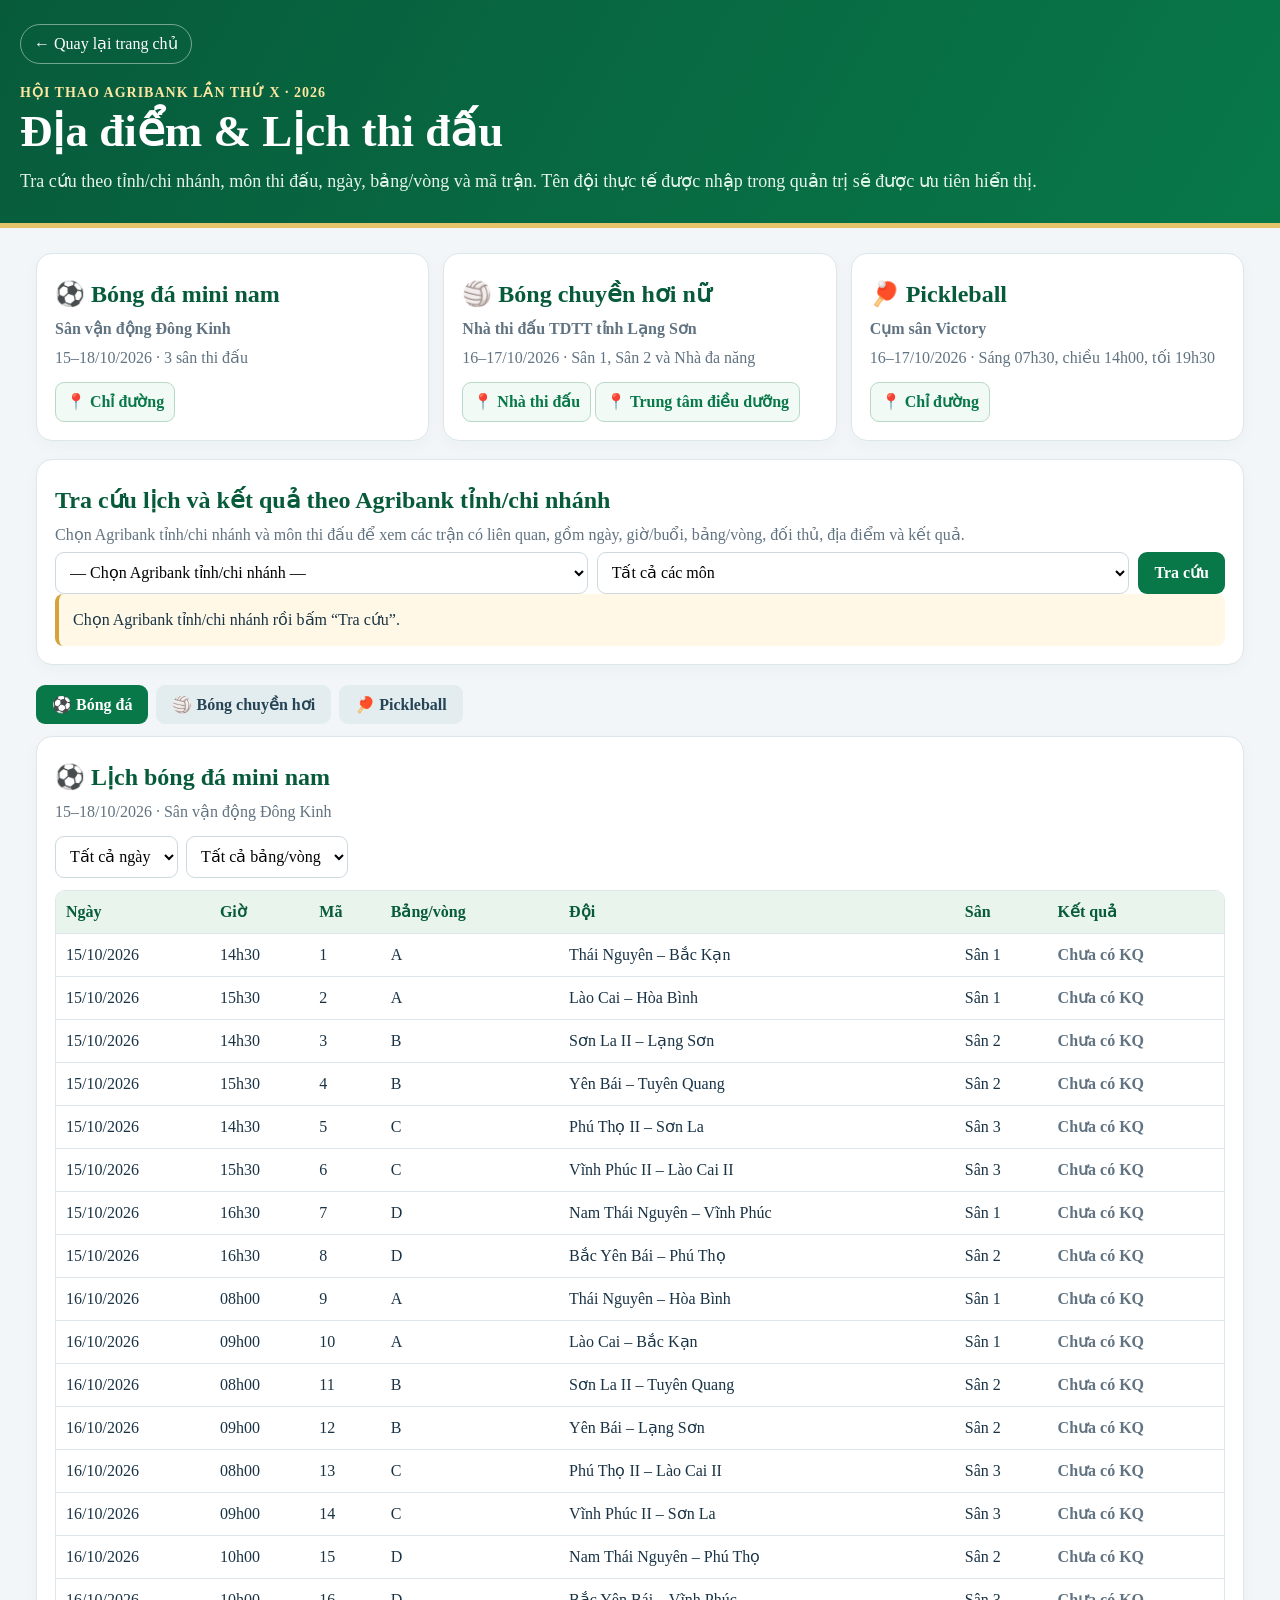
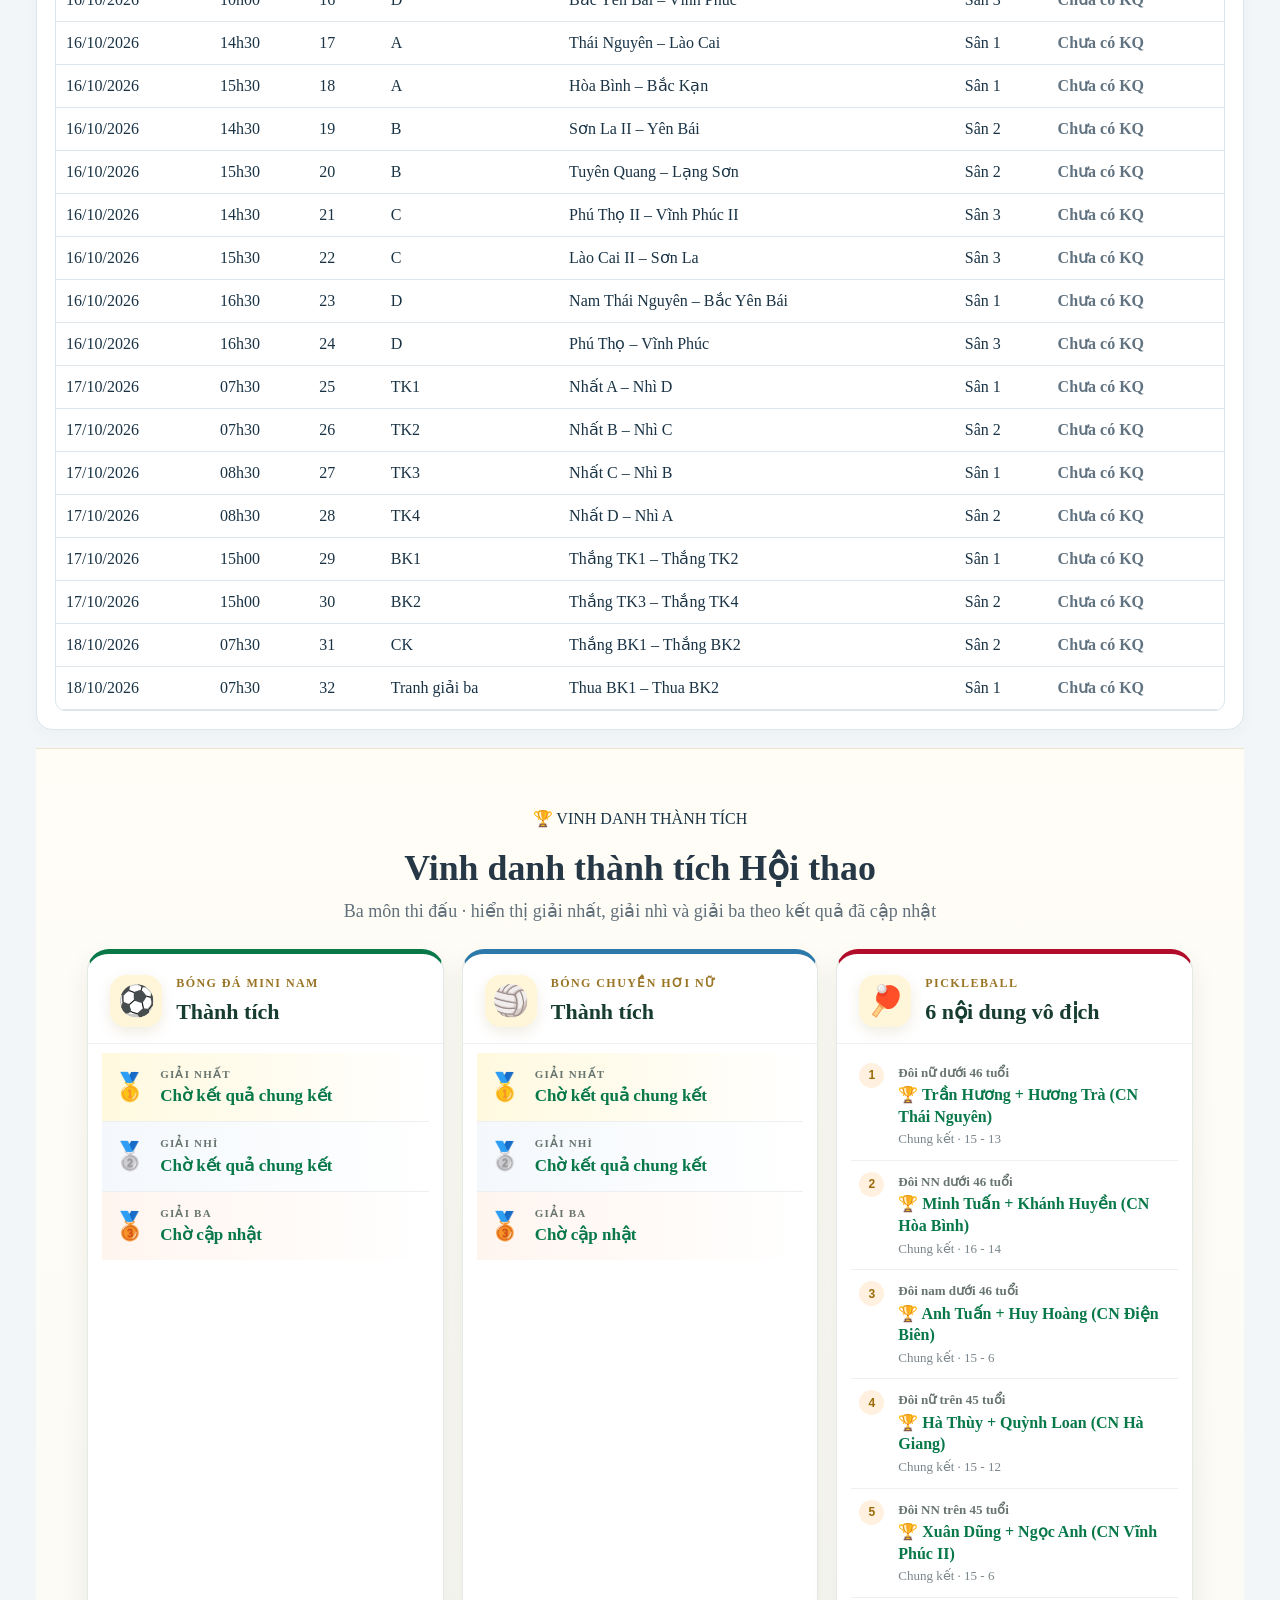
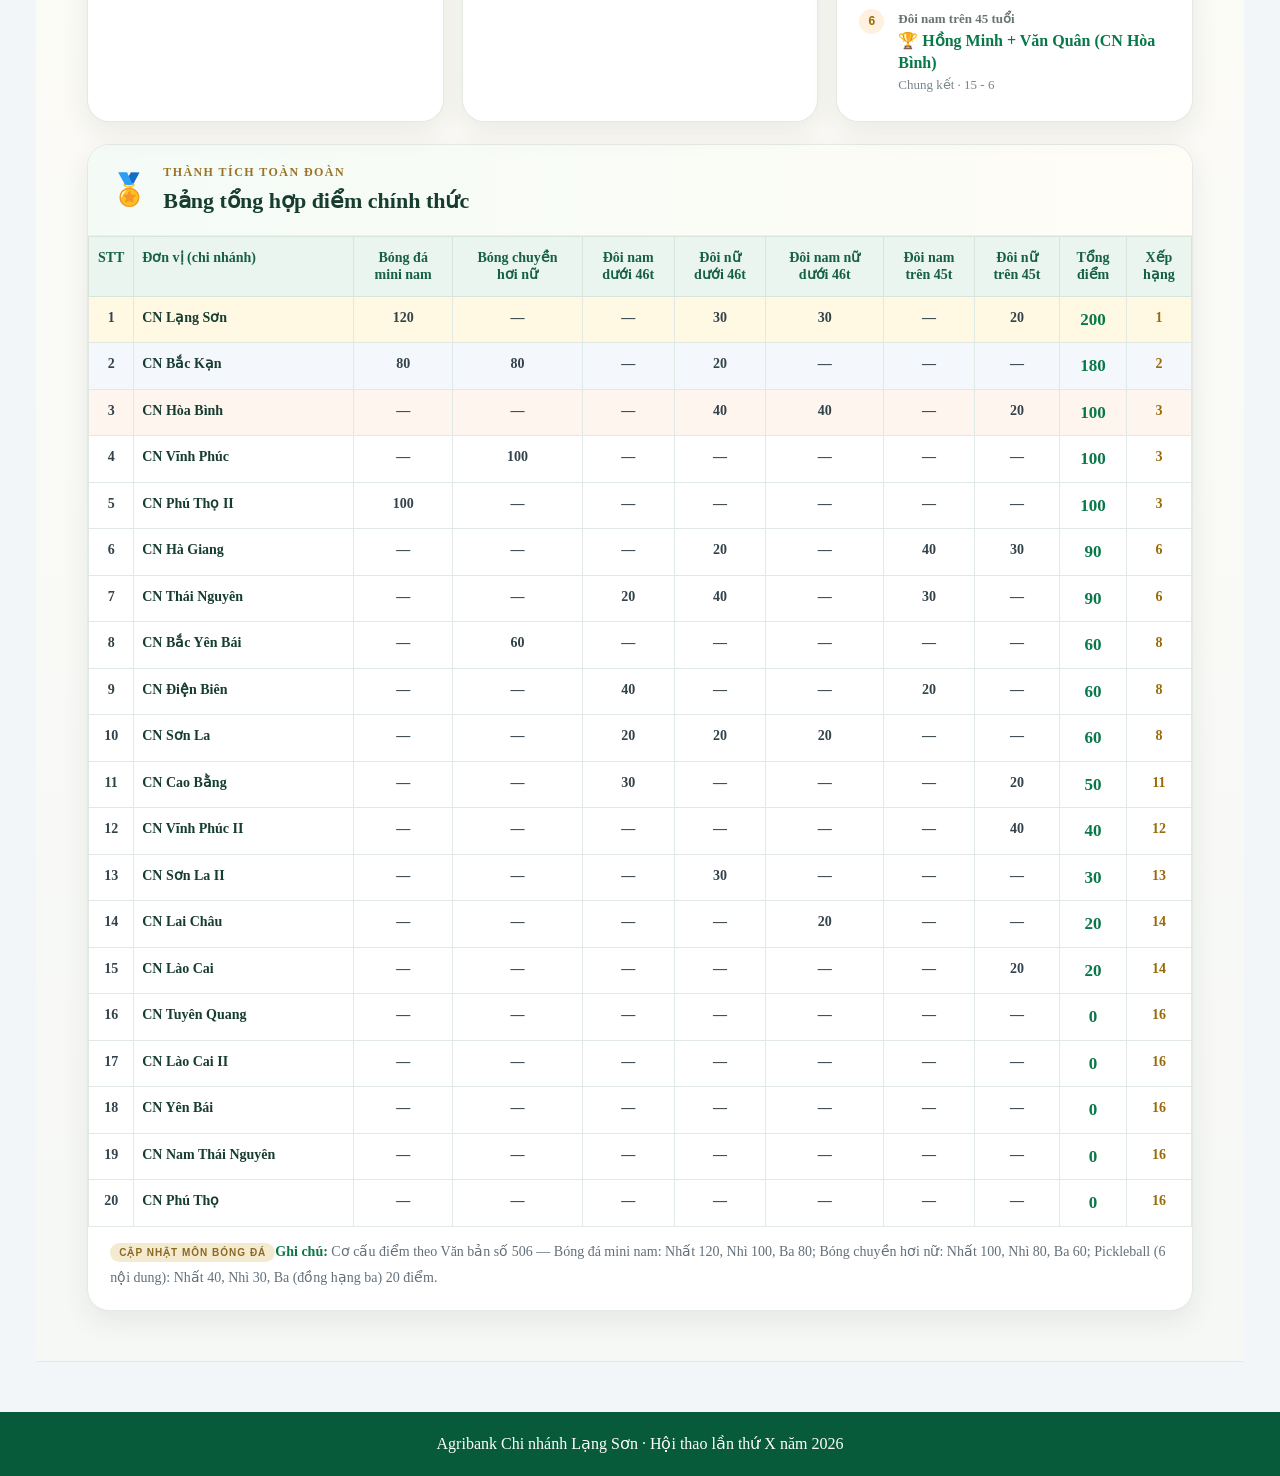
<file: dia-diem-lich-thi-dau.html>
<!doctype html>
<html lang="vi">
<head>
<meta charset="utf-8"><meta name="viewport" content="width=device-width,initial-scale=1">
<meta name="theme-color" content="#087849"><title>Địa điểm & Lịch thi đấu | Hội thao Agribank 2026</title>
<style>
:root{--g:#087849;--gd:#075b3b;--gold:#e5c36b;--ink:#193345;--muted:#617381;--line:#dce6eb;--bg:#f2f6f8}
*{box-sizing:border-box}body{margin:0;background:var(--bg);color:var(--ink);font-family:"Times New Roman",serif;line-height:1.5}.hero{background:linear-gradient(120deg,#075b3b,#087849);color:#fff;padding:24px 16px 28px;border-bottom:5px solid var(--gold)}.wrap,main{max-width:1240px;margin:auto}.back{display:inline-block;color:#fff;text-decoration:none;border:1px solid #ffffff70;padding:7px 13px;border-radius:30px}.eyebrow{margin:18px 0 3px;color:#ffe7a2;font-weight:bold;letter-spacing:1px;text-transform:uppercase;font-size:14px}h1{margin:0;font-size:clamp(30px,4vw,45px);line-height:1.15}.hero p{font-size:18px;color:#e5f4eb;margin:10px 0 0}main{padding:25px 16px 50px}.venues{display:grid;grid-template-columns:repeat(3,1fr);gap:14px}.venue,.panel,.schedule{background:#fff;border:1px solid var(--line);border-radius:16px;padding:18px;margin-bottom:18px;box-shadow:0 5px 16px #163b4a08}.venue h2,.panel h2,.schedule h2{color:var(--gd);margin:4px 0}.venue p,.meta{margin:5px 0;color:var(--muted)}.map{display:inline-block;margin-top:7px;color:var(--g);font-weight:bold;text-decoration:none;background:#f2faf5;border:1px solid #b8d9c6;border-radius:9px;padding:7px 10px}.controls{display:flex;gap:9px;flex-wrap:wrap}.controls input,.controls select,.filters select{min-height:42px;padding:8px 10px;border:1px solid #ccd9df;border-radius:9px;background:#fff;font:16px "Times New Roman",serif}.controls select{flex:1;min-width:220px}button{border:0;border-radius:9px;padding:10px 16px;background:var(--g);color:#fff;font:bold 16px "Times New Roman",serif;cursor:pointer}.tabs{display:flex;gap:8px;flex-wrap:wrap;margin:20px 0 12px}.tabs button{background:#e3ecef;color:#254455}.tabs button.active{background:var(--g);color:#fff}.schedule.hidden{display:none}.filters{display:flex;gap:8px;flex-wrap:wrap;margin:12px 0}.table-wrap{overflow:auto;border:1px solid var(--line);border-radius:10px}table{border-collapse:collapse;width:100%;min-width:900px}th,td{padding:9px 10px;border-bottom:1px solid var(--line);text-align:left;vertical-align:top}th{background:#e8f4ec;color:var(--gd);white-space:nowrap}tr:hover{background:#f5fbf7}.score{font-weight:bold;color:var(--gd)}.result-card{padding:12px;border:1px solid var(--line);border-radius:10px;margin:8px 0;background:#fbfdfd}.tag{display:inline-block;background:#e5f3ea;color:#08633f;border-radius:30px;padding:3px 8px;font-size:13px;font-weight:bold;margin-right:5px}.empty{padding:14px;background:#fff8e7;border-left:4px solid #d6a23a;border-radius:8px}.notice{padding:14px;background:#fff4dc;border-left:4px solid #d9a438;border-radius:10px;margin-top:14px}.override{color:#075b3b;font-weight:bold}.footer{padding:20px;text-align:center;background:var(--gd);color:#fff}@media(max-width:850px){.venues{grid-template-columns:1fr}}
</style>
</head>
<body>
<header class="hero"><div class="wrap"><a class="back" href="index.html">← Quay lại trang chủ</a><div class="eyebrow">Hội thao Agribank lần thứ X · 2026</div><h1>Địa điểm & Lịch thi đấu</h1><p>Tra cứu theo tỉnh/chi nhánh, môn thi đấu, ngày, bảng/vòng và mã trận. Tên đội thực tế được nhập trong quản trị sẽ được ưu tiên hiển thị.</p></div></header>
<main>
<section class="venues"><article class="venue"><h2>⚽ Bóng đá mini nam</h2><p><strong>Sân vận động Đông Kinh</strong></p><p>15–18/10/2026 · 3 sân thi đấu</p><a class="map" href="https://maps.app.goo.gl/fpjEMqQjpsteNpNX9" target="_blank" rel="noopener">📍 Chỉ đường</a></article><article class="venue"><h2>🏐 Bóng chuyền hơi nữ</h2><p><strong>Nhà thi đấu TDTT tỉnh Lạng Sơn</strong></p><p>16–17/10/2026 · Sân 1, Sân 2 và Nhà đa năng</p><a class="map" href="https://maps.app.goo.gl/RSF4pnGficHz7tvk6" target="_blank" rel="noopener">📍 Nhà thi đấu</a> <a class="map" href="https://maps.app.goo.gl/Sk1PEqTK5FwTbUnQ8" target="_blank" rel="noopener">📍 Trung tâm điều dưỡng</a></article><article class="venue"><h2>🏓 Pickleball</h2><p><strong>Cụm sân Victory</strong></p><p>16–17/10/2026 · Sáng 07h30, chiều 14h00, tối 19h30</p><a class="map" href="https://maps.app.goo.gl/Y39pQNxrFUHtFynu6" target="_blank" rel="noopener">📍 Chỉ đường</a></article></section>
<section class="panel"><h2>Tra cứu lịch và kết quả theo Agribank tỉnh/chi nhánh</h2><p class="meta">Chọn Agribank tỉnh/chi nhánh và môn thi đấu để xem các trận có liên quan. Kết quả và tên đội thay thế lấy trực tiếp từ hệ thống quản trị.</p><div class="controls"><select id="branchFilter" aria-label="Chọn Agribank tỉnh hoặc chi nhánh"><option value="">— Chọn Agribank tỉnh/chi nhánh —</option><option value="Bắc Kạn">Agribank CN Bắc Kạn</option><option value="Bắc Yên Bái">Agribank CN Bắc Yên Bái</option><option value="Cao Bằng">Agribank CN Cao Bằng</option><option value="Điện Biên">Agribank CN Điện Biên</option><option value="Hà Giang">Agribank CN Hà Giang</option><option value="Hòa Bình">Agribank CN Hòa Bình</option><option value="Lai Châu">Agribank CN Lai Châu</option><option value="Lạng Sơn">Agribank CN Lạng Sơn</option><option value="Lào Cai">Agribank CN Lào Cai</option><option value="Lào Cai II">Agribank CN Lào Cai II</option><option value="Nam Thái Nguyên">Agribank CN Nam Thái Nguyên</option><option value="Phú Thọ">Agribank CN Phú Thọ</option><option value="Phú Thọ II">Agribank CN Phú Thọ II</option><option value="Sơn La">Agribank CN Sơn La</option><option value="Sơn La II">Agribank CN Sơn La II</option><option value="Thái Nguyên">Agribank CN Thái Nguyên</option><option value="Tuyên Quang">Agribank CN Tuyên Quang</option><option value="Vĩnh Phúc">Agribank CN Vĩnh Phúc</option><option value="Vĩnh Phúc II">Agribank CN Vĩnh Phúc II</option><option value="Yên Bái">Agribank CN Yên Bái</option></select><select id="sportFilter" aria-label="Chọn môn thi đấu"><option value="">Tất cả các môn</option><option value="football">Bóng đá mini nam</option><option value="volley">Bóng chuyền hơi nữ</option><option value="pickle">Pickleball</option></select><button id="searchBtn" type="button">Tra cứu</button></div><div id="searchResults" aria-live="polite"><div class="empty">Chọn Agribank tỉnh/chi nhánh rồi bấm “Tra cứu”.</div></div></section>
<div class="tabs"><button class="active" data-tab="football">⚽ Bóng đá</button><button data-tab="volley">🏐 Bóng chuyền hơi</button><button data-tab="pickle">🏓 Pickleball</button></div>
<section id="football" class="schedule"><h2>⚽ Lịch bóng đá mini nam</h2><p class="meta">15–18/10/2026 · Sân vận động Đông Kinh</p><div class="filters"><select class="date"><option value="">Tất cả ngày</option><option>15/10/2026</option><option>16/10/2026</option><option>17/10/2026</option><option>18/10/2026</option></select><select class="round"><option value="">Tất cả bảng/vòng</option><option>A</option><option>B</option><option>C</option><option>D</option><option>TK1</option><option>TK2</option><option>TK3</option><option>TK4</option><option>BK1</option><option>BK2</option><option>Tranh giải ba</option><option>CK</option></select></div><div class="table-wrap"><table><thead><tr><th>Ngày</th><th>Giờ</th><th>Mã</th><th>Bảng/vòng</th><th>Đội</th><th>Sân</th><th>Kết quả</th></tr></thead><tbody id="footballRows"></tbody></table></div></section>
<section id="volley" class="schedule hidden"><h2>🏐 Lịch bóng chuyền hơi nữ</h2><p class="meta">16–17/10/2026 · Sân 1, Sân 2 và Nhà đa năng. Vòng loại trực tiếp hiển thị TK1, TK2, TK3, TK4.</p><div class="filters"><select class="date"><option value="">Tất cả ngày</option><option>16/10/2026</option><option>17/10/2026</option></select><select class="round"><option value="">Tất cả bảng/vòng</option><option>A</option><option>B</option><option>C</option><option>D</option><option>TK1</option><option>TK2</option><option>TK3</option><option>TK4</option><option>BK1/BK2</option><option>CK</option></select></div><div class="table-wrap"><table><thead><tr><th>Ngày</th><th>Buổi</th><th>Mã</th><th>Bảng/vòng</th><th>Đội</th><th>Địa điểm</th><th>Kết quả</th></tr></thead><tbody id="volleyRows"></tbody></table></div></section>
<section id="pickle" class="schedule hidden"><h2>🏓 Lịch Pickleball</h2><p class="meta">16–17/10/2026 · Cụm sân Victory · Đã bổ sung Sân 3, 4, 5, 6 và lịch loại trực tiếp ngày 17/10 theo tài liệu gốc.</p><div class="filters"><select class="date"><option value="">Tất cả ngày</option><option>16/10/2026</option><option>17/10/2026</option></select><select class="court"><option value="">Tất cả sân</option><option>Sân 1</option><option>Sân 2</option><option>Sân 3</option><option>Sân 4</option><option>Sân 5</option><option>Sân 6</option></select></div><div class="table-wrap"><table><thead><tr><th>Ngày/buổi</th><th>Sân</th><th>Mã</th><th>Nội dung</th><th>Bảng/vòng</th><th>Đôi thi đấu</th><th>Kết quả</th></tr></thead><tbody id="pickleRows"></tbody></table></div></section>
</main><footer class="footer">Agribank Chi nhánh Lạng Sơn · Hội thao lần thứ X năm 2026</footer>
<script src="assets/matches.js?v=live-match-11"></script>
<script src="assets/matches-extra.js?v=official-pickle-3"></script>
<script src="assets/football-extra.js?v=football-1"></script>
<script>
const esc=s=>String(s??'').replace(/[&<>"']/g,c=>({'&':'&amp;','<':'&lt;','>':'&gt;','"':'&quot;',"'":'&#39;'}[c]));
const norm=s=>String(s||'').toLocaleLowerCase('vi').normalize('NFD').replace(/[\u0300-\u036f]/g,'').replace(/\s+/g,' ').trim();
let saved={};
function branchMatch(text,branch){const t=norm(text),b=norm(branch);if(!b)return false;const re=new RegExp('(?:^|[^a-z0-9])'+b.replace(/[.*+?^${}()|[\]\\]/g,'\\$&')+'(?!\\s+ii\\b)(?:$|[^a-z0-9])');return re.test(t)}
function effectiveTeams(id,row,i){const o=saved[id+'-'+i]?.teams_override;return o&&o.trim()?o:((id==='football'||id==='volley')?row[4]:row[6])}
function resultLabel(id,i){const r=saved[id+'-'+i];if(!r||!r.score)return '<span class="meta">Chưa có KQ</span>';return '<strong>'+esc(r.score)+'</strong><br><span class="meta">'+(r.status==='live'?'Đang thi đấu':r.status==='finished'?'Kết thúc':'Chưa cập nhật')+'</span>'}
function renderSchedules(){const d=window.HOI_THAO_MATCHES||{};const f=d.football||[],v=d.volley||[],p=d.pickle||[];document.getElementById('footballRows').innerHTML=f.map((r,i)=>'<tr data-date="'+esc(r[0])+'" data-round="'+esc(r[3])+'"><td>'+esc(r[0])+'</td><td>'+esc(r[1])+'</td><td>'+esc(r[2])+'</td><td>'+esc(r[3])+'</td><td>'+esc(effectiveTeams('football',r,i))+'</td><td>Sân '+esc(r[5])+'</td><td class="score">'+resultLabel('football',i)+'</td></tr>').join('');document.getElementById('volleyRows').innerHTML=v.map((r,i)=>'<tr data-date="'+esc(r[0])+'" data-round="'+esc(r[3])+'"><td>'+esc(r[0])+'</td><td>'+esc(r[1])+'</td><td>'+esc(r[2])+'</td><td>'+esc(r[3])+'</td><td>'+esc(effectiveTeams('volley',r,i))+'</td><td>'+esc(r[5])+'</td><td class="score">'+resultLabel('volley',i)+'</td></tr>').join('');document.getElementById('pickleRows').innerHTML=p.map((r,i)=>'<tr data-date="'+esc(r[0])+'" data-court="'+esc(r[2])+'"><td>'+esc(r[0])+' · '+esc(r[1])+'</td><td>'+esc(r[2])+'</td><td>'+esc(r[3])+'</td><td>'+esc(r[4])+'</td><td>'+esc(r[5])+'</td><td>'+esc(effectiveTeams('pickle',r,i))+'</td><td class="score">'+resultLabel('pickle',i)+'</td></tr>').join('');applyFilters()}
function applyFilters(){document.querySelectorAll('.schedule').forEach(sec=>{const d=sec.querySelector('.date')?.value||'',round=sec.querySelector('.round')?.value||'',court=sec.querySelector('.court')?.value||'';sec.querySelectorAll('tbody tr').forEach(tr=>{tr.style.display=(!d||tr.dataset.date===d)&&(!round||tr.dataset.round===round)&&(!court||tr.dataset.court===court)?'':'none'})})}
function renderSearch(){const branch=document.getElementById('branchFilter').value.trim(),sport=document.getElementById('sportFilter').value;const out=document.getElementById('searchResults');if(!branch){out.innerHTML='<div class="empty">Chọn Agribank tỉnh/chi nhánh rồi bấm “Tra cứu”.</div>';return}const d=window.HOI_THAO_MATCHES||{},sets=[['Bóng đá mini nam',d.football||[],'football'],['Bóng chuyền hơi nữ',d.volley||[],'volley'],['Pickleball',d.pickle||[],'pickle']],found=[];sets.forEach(([name,rows,id])=>{if(sport&&sport!==id)return;rows.forEach((r,i)=>{const teams=effectiveTeams(id,r,i);if(branchMatch(teams,branch))found.push({name,r,id,i,teams})})});if(!found.length){out.innerHTML='<div class="empty">Chưa tìm thấy trận phù hợp của Agribank CN '+esc(branch)+'.</div>';return}out.innerHTML='<p><strong>Agribank CN '+esc(branch)+' — tìm thấy '+found.length+' trận</strong></p>'+found.map(x=>{const {name,r,id,i,teams}=x;const match=id==='football'?'Trận '+r[2]+' · Bảng/vòng '+r[3]:id==='volley'?'Trận '+r[2]+' · Bảng/vòng '+r[3]:'Trận '+r[3]+' · Bảng/vòng '+r[5];const detail=id==='football'?'Giờ '+r[1]+' · Sân '+r[5]:id==='volley'?'Buổi '+r[1]+' · '+r[5]:'Buổi '+r[1]+' · '+r[2]+' · '+r[4];const ov=saved[id+'-'+i]?.teams_override?' <span class="override">· Đội thực tế</span>':'';return '<article class="result-card"><span class="tag">'+esc(name)+'</span> <span class="tag">'+esc(r[0])+'</span><br><strong>'+esc(match)+'</strong><p>'+esc(teams)+ov+'</p><span class="meta">'+esc(detail)+' · '+resultLabel(id,i)+'</span></article>'}).join('')}
async function init(){try{if(window.HOI_THAO_MATCHES_READY)await window.HOI_THAO_MATCHES_READY;}catch(e){}try{const r=await fetch('api/results.php?ts='+Date.now(),{cache:'no-store'});const j=await r.json();if(j.ok)saved=j.results||{}}catch(e){}renderSchedules()}
document.getElementById('searchBtn').addEventListener('click',renderSearch);document.getElementById('branchFilter').addEventListener('change',()=>document.getElementById('searchResults').innerHTML='<div class="empty">Bấm “Tra cứu” để xem lịch của chi nhánh đã chọn.</div>');document.querySelectorAll('.tabs button').forEach(b=>b.addEventListener('click',()=>{document.querySelectorAll('.tabs button').forEach(x=>x.classList.remove('active'));b.classList.add('active');document.querySelectorAll('.schedule').forEach(s=>s.classList.add('hidden'));document.getElementById(b.dataset.tab).classList.remove('hidden')}));document.querySelectorAll('.filters select').forEach(x=>x.addEventListener('change',applyFilters));init();
</script>
</body></html>
</file>
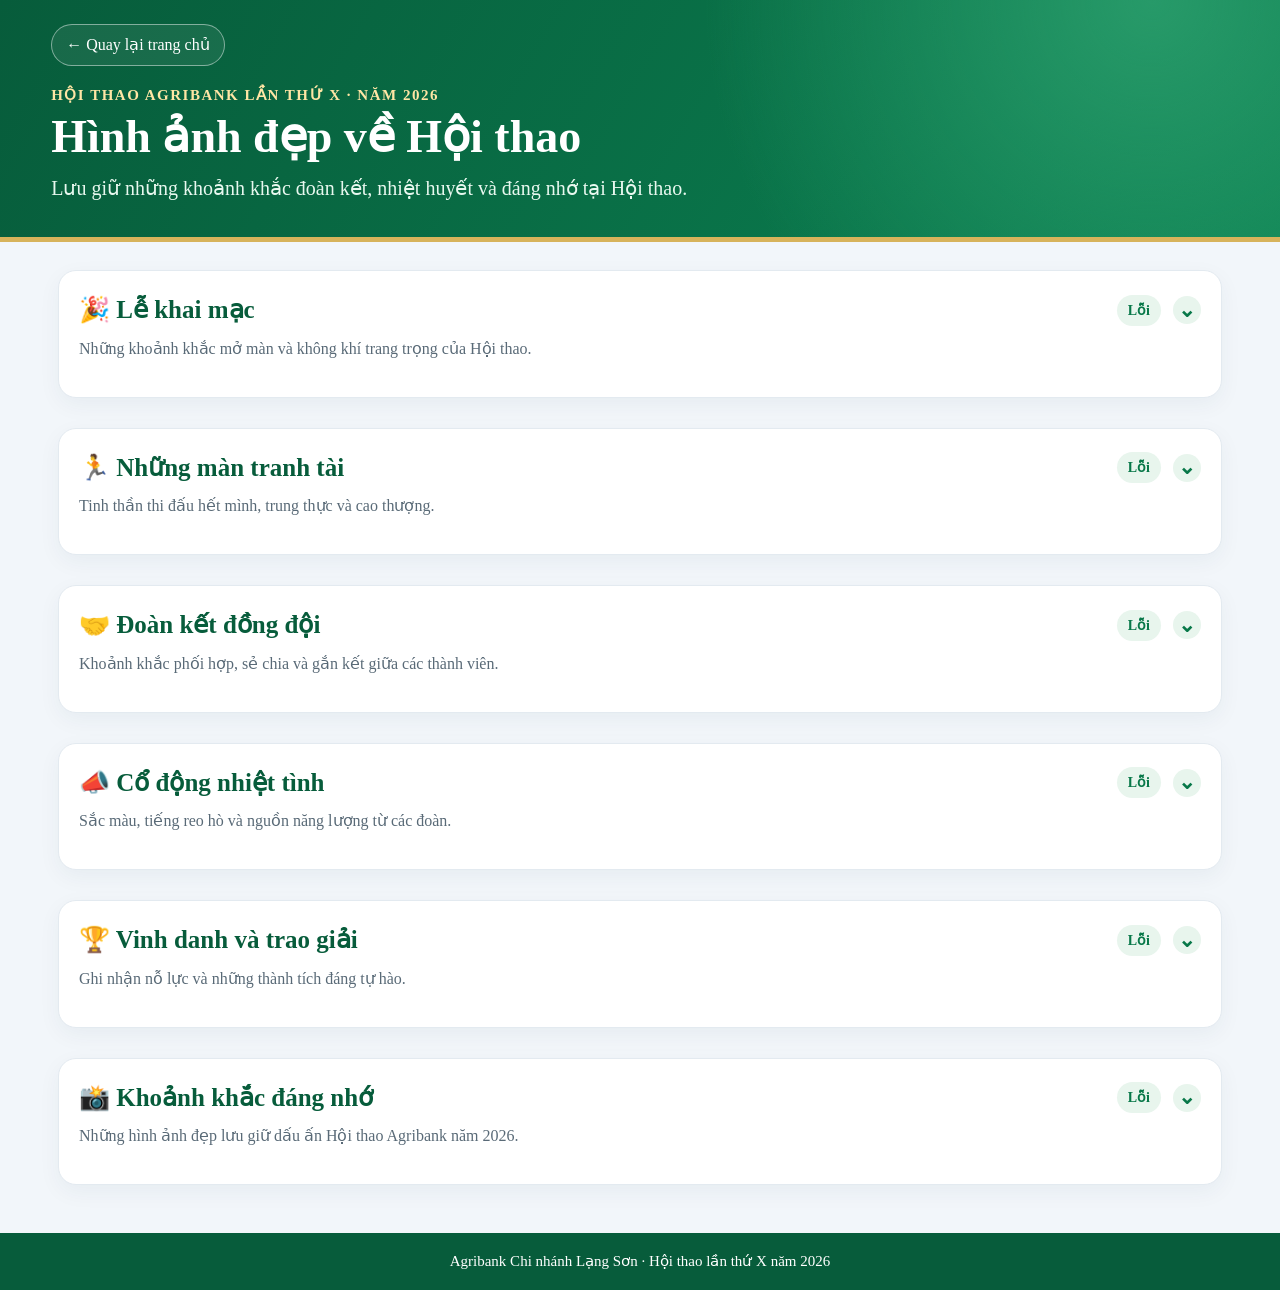
<file: hinh-anh-hoi-thao.html>
<!doctype html>
<html lang="vi">
<head>
<meta charset="utf-8">
<meta name="viewport" content="width=device-width, initial-scale=1">
<meta name="theme-color" content="#087849">
<title>Hình ảnh đẹp về Hội thao | Agribank 2026</title>
<style>
:root{--green:#087849;--red:#b10d2a;--ink:#183247;--muted:#596a77;--line:#e3eaf0}*{box-sizing:border-box}body{margin:0;background:#f2f6fa;color:var(--ink);font-family:"Times New Roman",Times,serif;line-height:1.5}.hero{padding:24px clamp(16px,4vw,58px) 34px;color:#fff;background:radial-gradient(circle at 90% 0%,#279a69 0,transparent 38%),linear-gradient(120deg,#075c3b,#0b8151);border-bottom:5px solid #d7b35b}.wrap{width:min(1200px,100%);margin:auto}.back{display:inline-block;color:white;text-decoration:none;border:1px solid #ffffff75;border-radius:999px;padding:8px 14px;background:#ffffff12}.kicker{margin:18px 0 4px;color:#ffe6a5;font-size:15px;font-weight:bold;letter-spacing:1.5px;text-transform:uppercase}h1{margin:0;font-size:clamp(30px,4vw,46px);line-height:1.15}.intro{margin:10px 0 0;color:#e8f8ef;font-size:clamp(16px,2vw,20px)}main{width:min(1200px,100%);margin:28px auto 48px;padding:0 18px}.album{margin:0 0 30px;padding:20px;border:1px solid var(--line);border-radius:18px;background:#fff;box-shadow:0 7px 22px #1832470d}.album-head{display:flex;align-items:center;justify-content:space-between;gap:12px;margin-bottom:16px;cursor:pointer;user-select:none}.album-head::before{content:'⌄';display:inline-flex;align-items:center;justify-content:center;flex:0 0 28px;width:28px;height:28px;border-radius:50%;background:#e8f5ed;color:#087849;font-size:21px;font-weight:bold;line-height:1;order:3;transition:transform .18s ease}.album.collapsed .album-head::before{content:'›';transform:none}.album h2{margin:0;color:#075c3b;font-size:25px;flex:1}.album-count{display:inline-block;padding:5px 11px;border-radius:999px;background:#e8f5ed;color:#087849;font-weight:bold;font-size:14px}.album-desc{margin:-8px 0 16px;color:var(--muted);font-size:16px}.album.collapsed .album-desc,.album.collapsed .gallery{display:none}.gallery{display:grid;grid-template-columns:repeat(4,minmax(0,1fr));gap:14px}.photo{margin:0;overflow:hidden;border:1px solid var(--line);border-radius:13px;background:#f7faf9;cursor:pointer;box-shadow:0 4px 13px #1832470b;transition:transform .2s ease,box-shadow .2s ease}.photo:hover{transform:translateY(-3px);box-shadow:0 10px 22px #18324718}.photo img{display:block;width:100%;aspect-ratio:4/3;object-fit:cover;background:#e9f2ed}.photo figcaption{padding:7px 9px;color:#526574;font-size:13px;white-space:nowrap;overflow:hidden;text-overflow:ellipsis}footer{padding:17px;text-align:center;background:#075c3b;color:#fff;font-size:15px}.lightbox{position:fixed;inset:0;z-index:1000;display:none;align-items:center;justify-content:center;padding:22px;background:#061c14e8}.lightbox.open{display:flex}.lightbox img{max-width:min(94vw,1200px);max-height:88vh;object-fit:contain;border-radius:10px;box-shadow:0 18px 60px #0008}.lb-close,.lb-prev,.lb-next{position:absolute;border:0;color:#fff;background:#ffffff22;border-radius:999px;cursor:pointer;font-size:28px;width:46px;height:46px}.lb-close{top:18px;right:18px}.lb-prev{left:18px;top:50%;transform:translateY(-50%)}.lb-next{right:18px;top:50%;transform:translateY(-50%)}.lb-name{position:absolute;left:50%;bottom:14px;transform:translateX(-50%);max-width:80%;padding:5px 10px;border-radius:999px;color:#fff;background:#0008;font-size:14px;text-align:center;white-space:nowrap;overflow:hidden;text-overflow:ellipsis}@media(max-width:900px){.gallery{grid-template-columns:repeat(3,minmax(0,1fr))}}@media(max-width:650px){.album{padding:14px}.gallery{grid-template-columns:repeat(2,minmax(0,1fr));gap:10px}.album h2{font-size:22px}.lb-prev{left:8px}.lb-next{right:8px}}@media(max-width:430px){.gallery{grid-template-columns:1fr}.photo img{aspect-ratio:16/10}}@media(prefers-reduced-motion:reduce){*{transition:none!important}}
</style>
</head>
<body>
<header class="hero"><div class="wrap"><a class="back" href="index.html">← Quay lại trang chủ</a><p class="kicker">Hội thao Agribank lần thứ X · Năm 2026</p><h1>Hình ảnh đẹp về Hội thao</h1><p class="intro">Lưu giữ những khoảnh khắc đoàn kết, nhiệt huyết và đáng nhớ tại Hội thao.</p></div></header>
<main>
<section class="album" data-album="le-khai-mac"><div class="album-head" role="button" tabindex="0" aria-expanded="true"><h2>🎉 Lễ khai mạc</h2><span class="album-count">Đang tải...</span></div><p class="album-desc">Những khoảnh khắc mở màn và không khí trang trọng của Hội thao.</p><div class="gallery"></div></section>
<section class="album" data-album="thi-dau"><div class="album-head" role="button" tabindex="0" aria-expanded="true"><h2>🏃 Những màn tranh tài</h2><span class="album-count">Đang tải...</span></div><p class="album-desc">Tinh thần thi đấu hết mình, trung thực và cao thượng.</p><div class="gallery"></div></section>
<section class="album" data-album="doan-ket"><div class="album-head" role="button" tabindex="0" aria-expanded="true"><h2>🤝 Đoàn kết đồng đội</h2><span class="album-count">Đang tải...</span></div><p class="album-desc">Khoảnh khắc phối hợp, sẻ chia và gắn kết giữa các thành viên.</p><div class="gallery"></div></section>
<section class="album" data-album="co-dong"><div class="album-head" role="button" tabindex="0" aria-expanded="true"><h2>📣 Cổ động nhiệt tình</h2><span class="album-count">Đang tải...</span></div><p class="album-desc">Sắc màu, tiếng reo hò và nguồn năng lượng từ các đoàn.</p><div class="gallery"></div></section>
<section class="album" data-album="trao-giai"><div class="album-head" role="button" tabindex="0" aria-expanded="true"><h2>🏆 Vinh danh và trao giải</h2><span class="album-count">Đang tải...</span></div><p class="album-desc">Ghi nhận nỗ lực và những thành tích đáng tự hào.</p><div class="gallery"></div></section>
<section class="album" data-album="khoanh-khac"><div class="album-head" role="button" tabindex="0" aria-expanded="true"><h2>📸 Khoảnh khắc đáng nhớ</h2><span class="album-count">Đang tải...</span></div><p class="album-desc">Những hình ảnh đẹp lưu giữ dấu ấn Hội thao Agribank năm 2026.</p><div class="gallery"></div></section>
</main>
<footer>Agribank Chi nhánh Lạng Sơn · Hội thao lần thứ X năm 2026</footer>

<div class="lightbox" id="lightbox" aria-hidden="true"><button class="lb-close" type="button" aria-label="Đóng">×</button><button class="lb-prev" type="button" aria-label="Ảnh trước">‹</button><img id="lb-img" alt=""><button class="lb-next" type="button" aria-label="Ảnh sau">›</button><div class="lb-name" id="lb-name"></div></div>
<script>
const albums = document.querySelectorAll('.album');
const lightbox = document.getElementById('lightbox');
const lbImg = document.getElementById('lb-img');
const lbName = document.getElementById('lb-name');
let currentImages = [], currentIndex = 0;

function toggleAlbum(section){
  const collapsed = section.classList.toggle('collapsed');
  const head = section.querySelector('.album-head');
  head.setAttribute('aria-expanded', String(!collapsed));
}

albums.forEach(section=>{
  const head = section.querySelector('.album-head');
  head.addEventListener('click',()=>toggleAlbum(section));
  head.addEventListener('keydown',e=>{
    if(e.key==='Enter' || e.key===' '){e.preventDefault();toggleAlbum(section);}
  });
});

function openLightbox(images, index){
  currentImages = images; currentIndex = index; showLightboxImage();
  lightbox.classList.add('open'); lightbox.setAttribute('aria-hidden','false');
}
function showLightboxImage(){
  const item = currentImages[currentIndex]; if(!item) return;
  lbImg.src = item.url; lbImg.alt = item.name; lbName.textContent = item.name;
}
function closeLightbox(){lightbox.classList.remove('open');lightbox.setAttribute('aria-hidden','true');lbImg.src='';}
function moveLightbox(step){if(!currentImages.length)return;currentIndex=(currentIndex+step+currentImages.length)%currentImages.length;showLightboxImage();}

document.querySelector('.lb-close').addEventListener('click',closeLightbox);
document.querySelector('.lb-prev').addEventListener('click',()=>moveLightbox(-1));
document.querySelector('.lb-next').addEventListener('click',()=>moveLightbox(1));
lightbox.addEventListener('click',e=>{if(e.target===lightbox)closeLightbox();});
document.addEventListener('keydown',e=>{if(!lightbox.classList.contains('open'))return;if(e.key==='Escape')closeLightbox();if(e.key==='ArrowLeft')moveLightbox(-1);if(e.key==='ArrowRight')moveLightbox(1);});

async function loadAlbum(section){
  const album = section.dataset.album;
  const grid = section.querySelector('.gallery');
  const count = section.querySelector('.album-count');
  try{
    const res = await fetch('api/gallery.php?album='+encodeURIComponent(album)+'&v='+Date.now(), {cache:'no-store'});
    const data = await res.json();
    if(!data.ok) throw new Error(data.error || 'Không tải được album');
    count.textContent = data.count + ' ảnh';
    if(!data.images.length){grid.innerHTML='';return;}
    const images = data.images;
    grid.innerHTML = images.map((item,i)=>'<figure class="photo" data-index="'+i+'"><img loading="lazy" src="'+item.url.replace(/&/g,'&amp;').replace(/"/g,'&quot;')+'" alt="'+item.name.replace(/&/g,'&amp;').replace(/"/g,'&quot;')+'"><figcaption>'+item.name.replace(/&/g,'&amp;').replace(/</g,'&lt;')+'</figcaption></figure>').join('');
    grid.querySelectorAll('.photo').forEach((photo,i)=>photo.addEventListener('click',()=>openLightbox(images,i)));
  }catch(err){
    count.textContent='Lỗi';
    grid.innerHTML='';
    console.error(err);
  }
}

albums.forEach(loadAlbum);
</script>
</body>
</html>
</file>
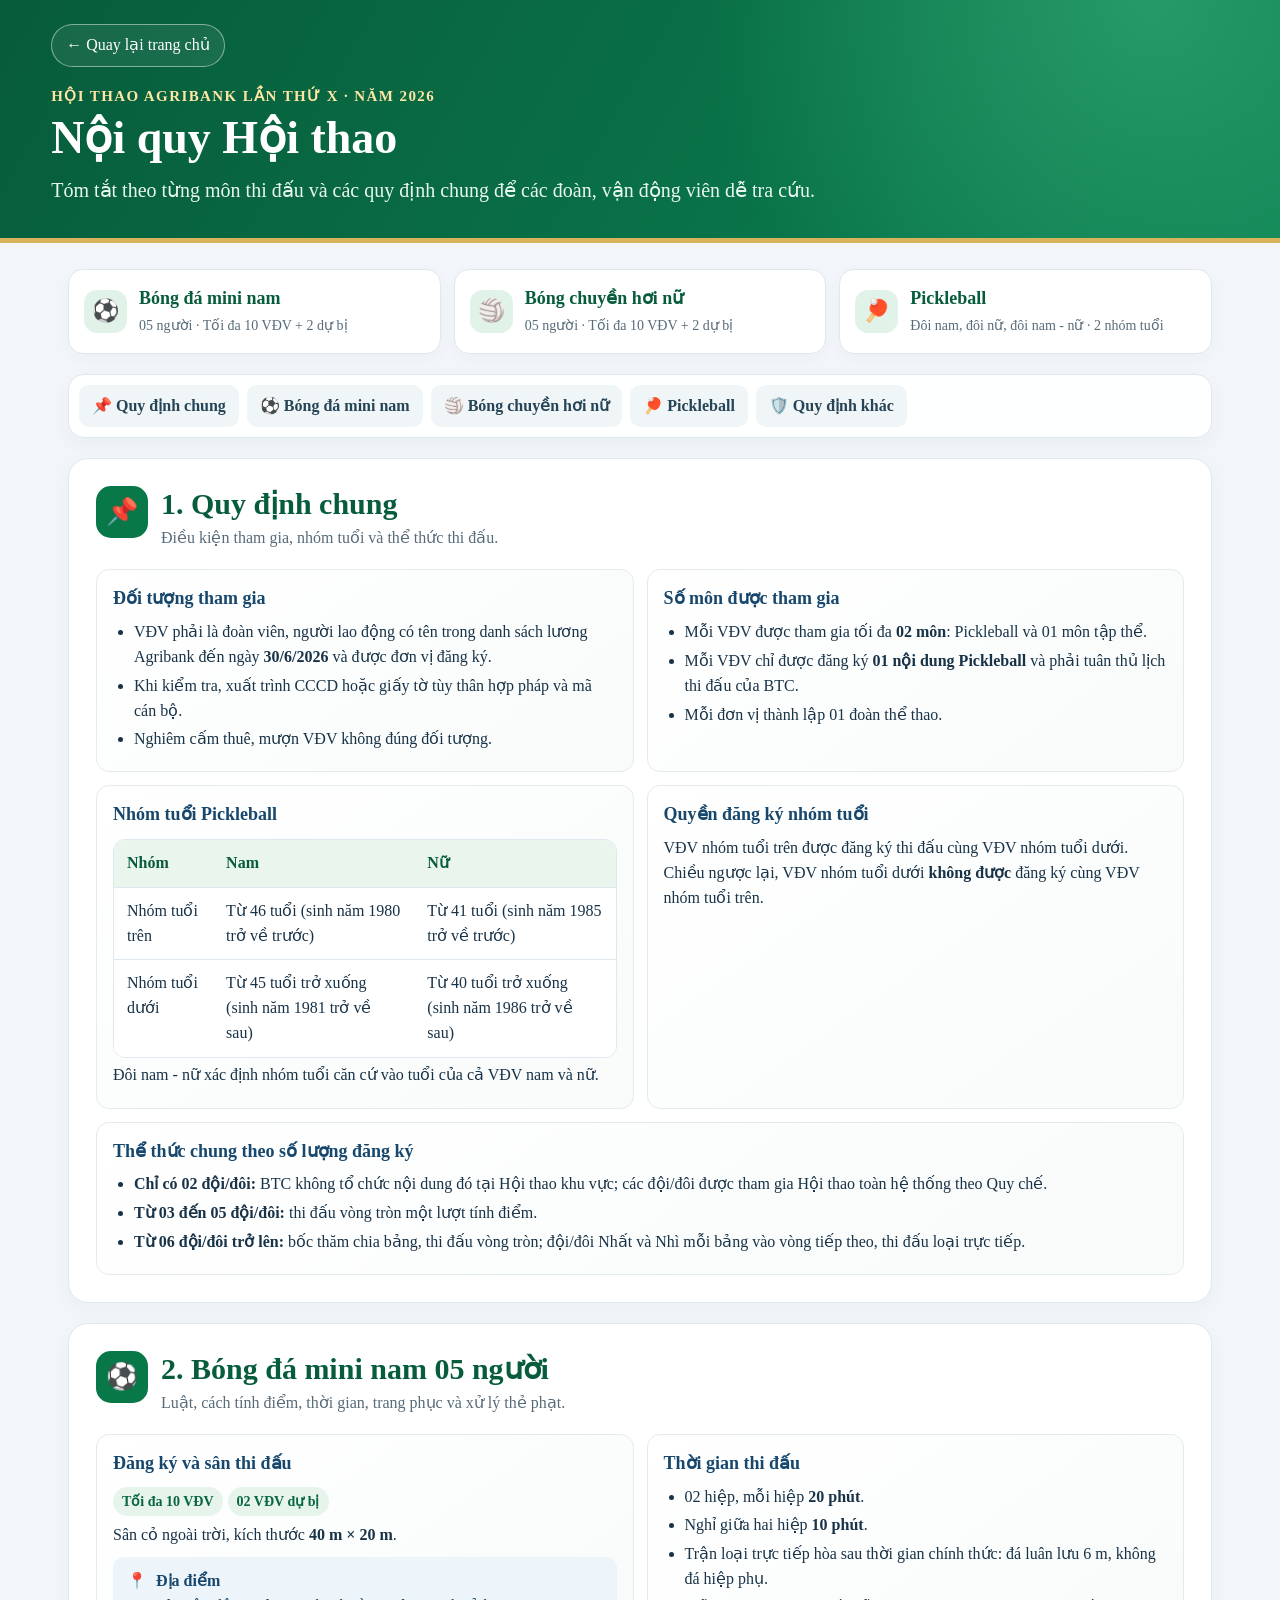
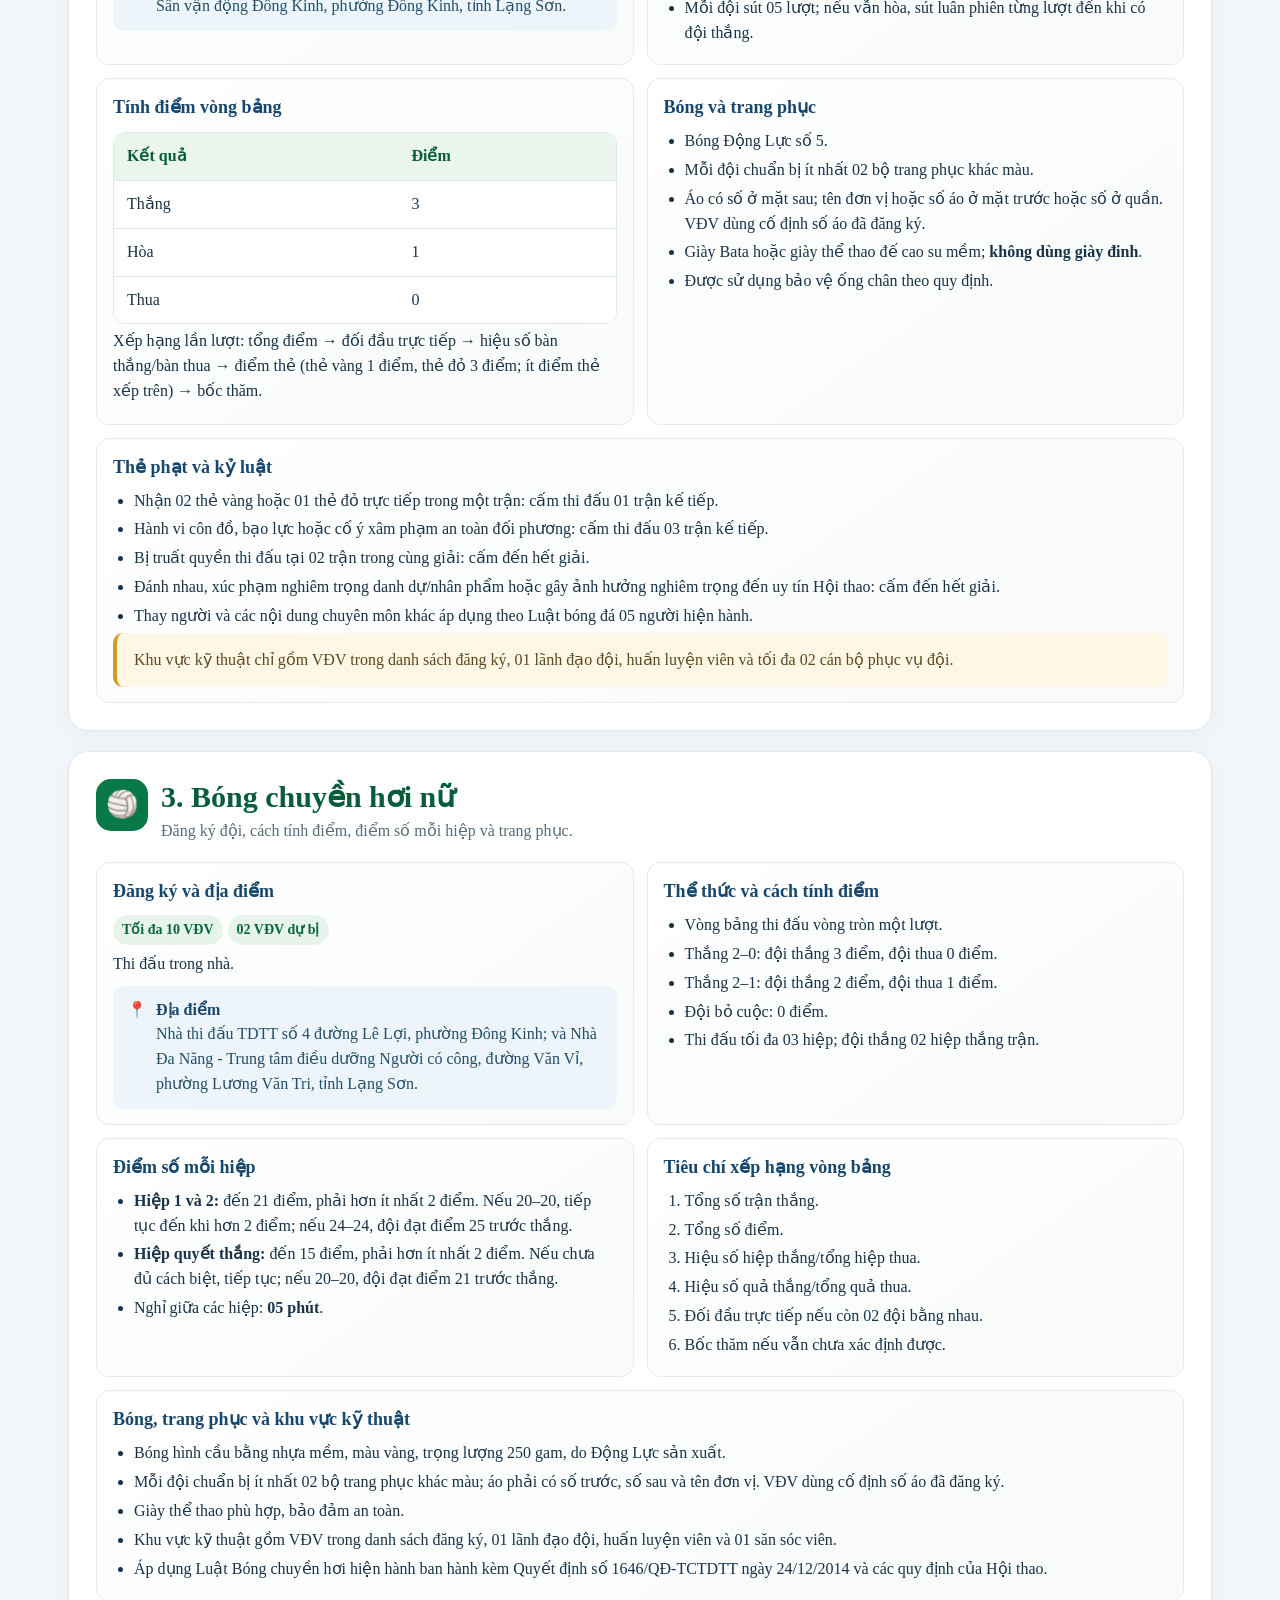
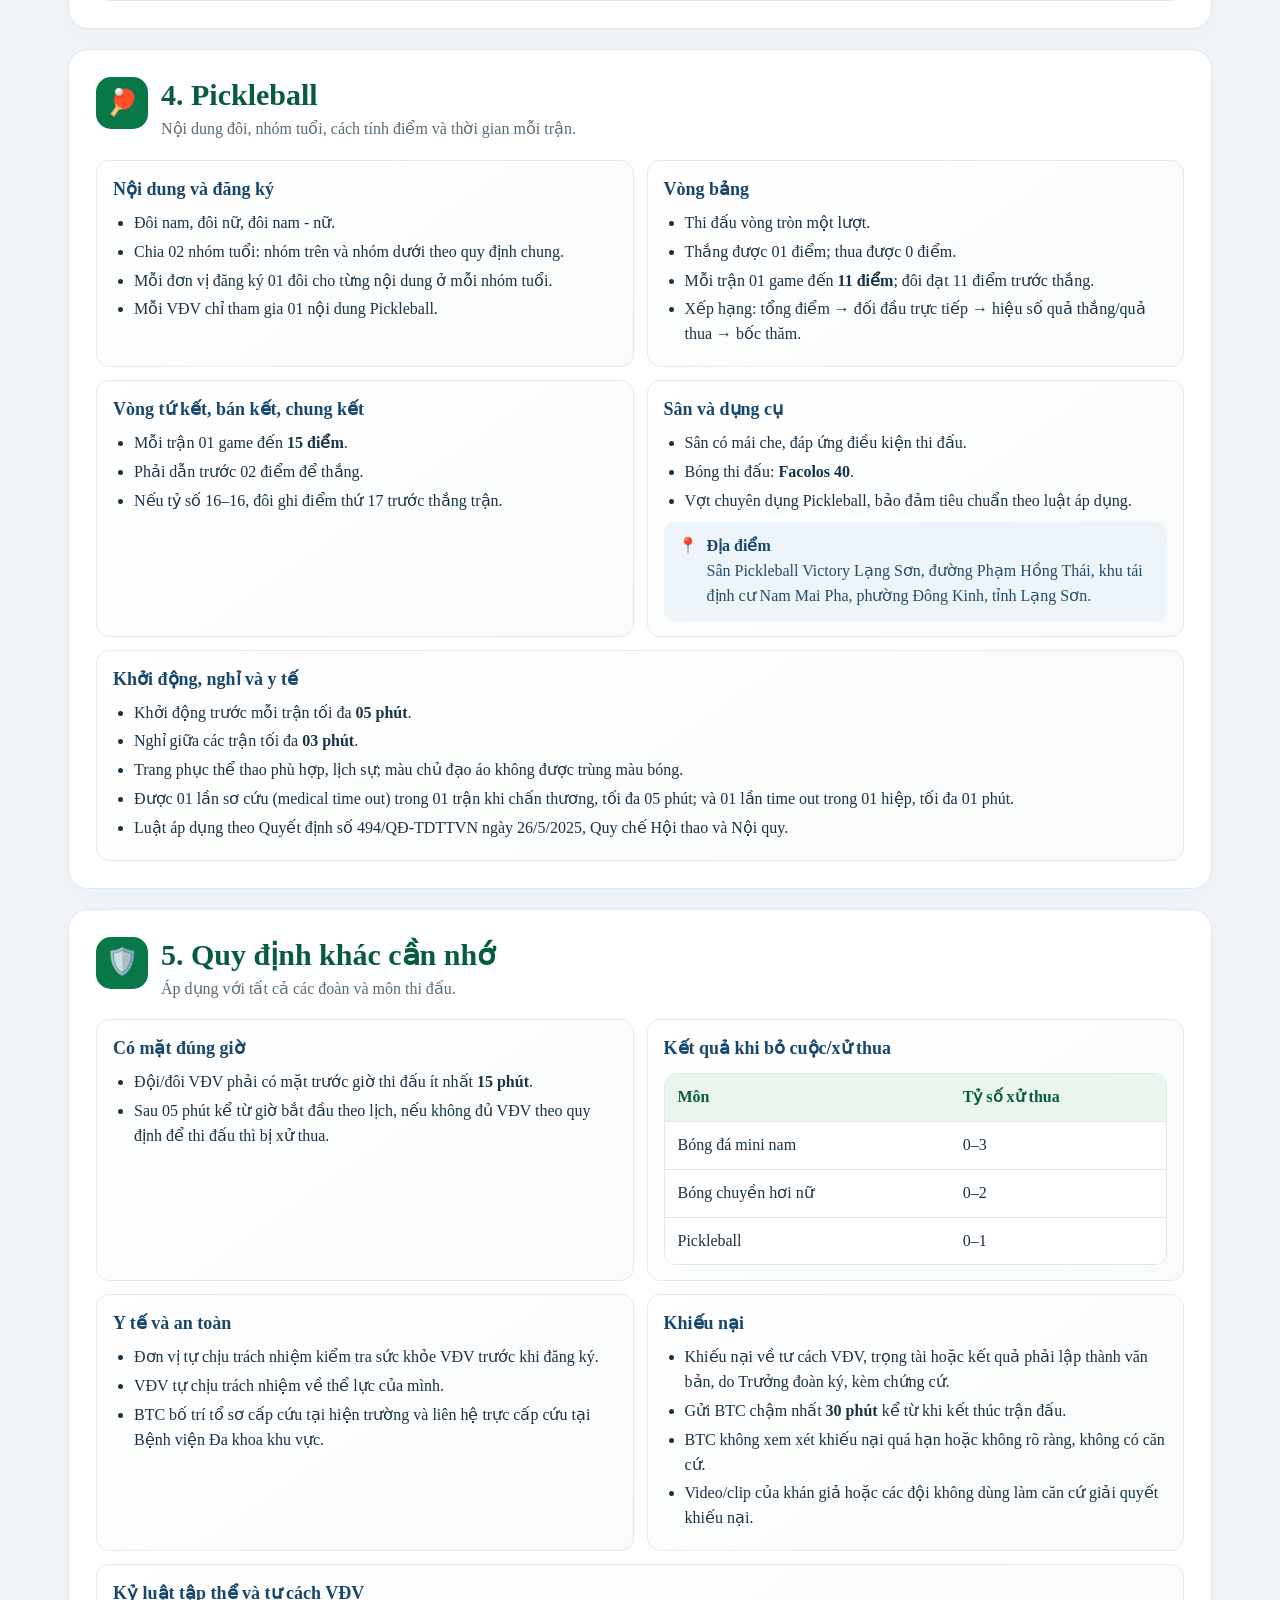
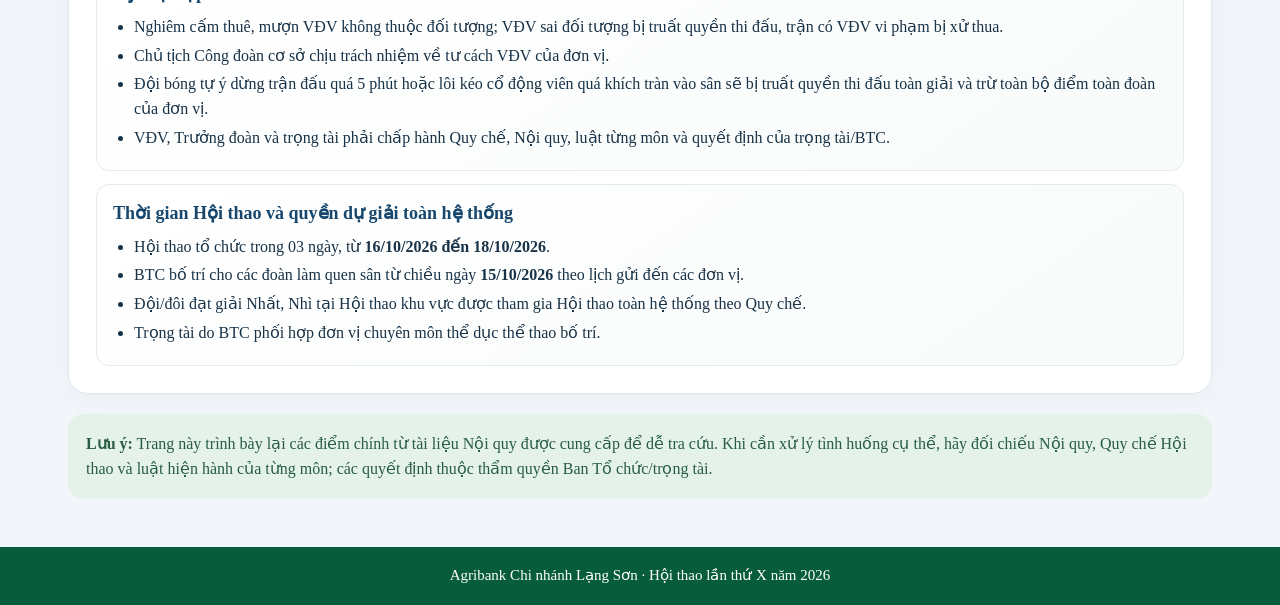
<file: noi-quy-hoi-thao.html>
<!doctype html>
<html lang="vi">
<head>
<meta charset="utf-8">
<meta name="viewport" content="width=device-width, initial-scale=1">
<meta name="theme-color" content="#087849">
<title>Nội quy Hội thao | Agribank 2026</title>
<style>
:root{--green:#087849;--deep:#075c3b;--red:#b10d2a;--ink:#183247;--muted:#586b79;--line:#dfe8ee;--bg:#f2f6fa}
*{box-sizing:border-box}html{scroll-behavior:smooth;scroll-padding-top:18px}body{margin:0;background:var(--bg);color:var(--ink);font-family:"Times New Roman",Times,serif;line-height:1.55}
.hero{padding:24px clamp(16px,4vw,58px) 32px;color:#fff;background:radial-gradient(circle at 90% 0%,#279a69 0,transparent 38%),linear-gradient(120deg,var(--deep),#0b8151);border-bottom:5px solid #d7b35b}.wrap{width:min(1180px,100%);margin:auto}.back{display:inline-block;color:#fff;text-decoration:none;border:1px solid #ffffff75;border-radius:999px;padding:8px 14px;background:#ffffff12}.back:hover{background:#ffffff25}.kicker{margin:18px 0 4px;color:#ffe6a5;font-size:15px;font-weight:bold;letter-spacing:1.4px;text-transform:uppercase}h1{margin:0;font-size:clamp(30px,4vw,46px);line-height:1.15}.intro{margin:10px 0 0;color:#e8f8ef;font-size:clamp(16px,2vw,20px)}
main{width:min(1180px,100%);margin:26px auto 48px;padding:0 18px}.summary{display:grid;grid-template-columns:repeat(3,minmax(0,1fr));gap:13px;margin-bottom:20px}.summary-card{display:flex;gap:12px;align-items:center;padding:15px;background:#fff;border:1px solid var(--line);border-radius:15px;box-shadow:0 5px 16px #18324708}.summary-icon{display:grid;place-items:center;flex:0 0 43px;height:43px;border-radius:13px;background:#e1f3e8;font-size:22px}.summary-card strong{display:block;font-size:18px;color:var(--deep)}.summary-card span:last-child{font-size:14px;color:var(--muted)}
.nav{position:sticky;top:8px;z-index:5;display:flex;gap:8px;flex-wrap:wrap;padding:10px;margin-bottom:20px;border:1px solid #dfe8ee;border-radius:16px;background:#ffffffed;backdrop-filter:blur(10px);box-shadow:0 6px 20px #1832470b}.nav a{display:inline-flex;align-items:center;gap:7px;padding:9px 13px;border-radius:10px;background:#f0f5f7;color:#254456;text-decoration:none;font-size:16px;font-weight:bold}.nav a:hover,.nav a:focus{background:#dff1e6;color:var(--deep);outline:none}
.section{margin:20px 0;padding:clamp(17px,2.5vw,27px);border:1px solid var(--line);border-radius:20px;background:#fff;box-shadow:0 7px 22px #18324709}.section-head{display:flex;align-items:flex-start;gap:13px;margin-bottom:18px}.section-icon{display:grid;place-items:center;flex:0 0 52px;height:52px;border-radius:15px;background:var(--green);color:#fff;font-size:26px}.section h2{margin:0;color:var(--deep);font-size:clamp(23px,2.5vw,30px);line-height:1.2}.section-head p{margin:4px 0 0;color:var(--muted);font-size:16px}.section h3{margin:22px 0 10px;color:#17476d;font-size:21px}.section h3:first-child{margin-top:0}
.grid{display:grid;grid-template-columns:repeat(2,minmax(0,1fr));gap:13px}.rule{padding:15px 16px;border:1px solid #e4ebef;border-radius:13px;background:linear-gradient(145deg,#fff,#f8fbfa)}.rule h3{margin:0 0 7px;font-size:18px;color:#17476d}.rule p{margin:5px 0;font-size:16px}.rule ul,.rule ol{margin:7px 0 0;padding-left:21px}.rule li{margin:4px 0}.full{grid-column:1/-1}.pill{display:inline-block;margin:2px 5px 2px 0;padding:4px 9px;border-radius:999px;background:#e6f4eb;color:#08663f;font-weight:bold;font-size:14px}.warning{padding:15px 17px;border-left:4px solid #d59a22;border-radius:10px;background:#fff7e5;color:#5d481e}.danger{padding:15px 17px;border-left:4px solid var(--red);border-radius:10px;background:#fff0f1;color:#642333}.table-wrap{overflow-x:auto;border:1px solid var(--line);border-radius:12px;margin-top:10px}table{width:100%;border-collapse:collapse;background:white;font-size:16px}th,td{padding:11px 13px;text-align:left;vertical-align:top;border-bottom:1px solid var(--line)}th{background:#eaf5ee;color:var(--deep)}tr:last-child td{border-bottom:0}.location{display:flex;gap:9px;align-items:flex-start;margin-top:9px;padding:12px 14px;border-radius:11px;background:#edf5fb;color:#244e68}.location strong{color:#17476d}.footer-note{padding:18px;border-radius:15px;background:#e4f2e9;color:#285c43;font-size:16px}footer{padding:17px;text-align:center;background:var(--deep);color:#fff;font-size:15px}
@media(max-width:760px){.summary{grid-template-columns:1fr}.grid{grid-template-columns:1fr}.full{grid-column:auto}.nav{position:static}.nav a{flex:1 1 42%;justify-content:center}.section{padding:17px 14px}.section-head{gap:10px}.section-icon{flex-basis:44px;height:44px;font-size:23px}th,td{padding:9px;font-size:15px}}
@media(prefers-reduced-motion:reduce){html{scroll-behavior:auto}*{transition:none!important}}
</style>
</head>
<body>
<header class="hero"><div class="wrap">
<a class="back" href="index.html">← Quay lại trang chủ</a>
<p class="kicker">Hội thao Agribank lần thứ X · Năm 2026</p>
<h1>Nội quy Hội thao</h1>
<p class="intro">Tóm tắt theo từng môn thi đấu và các quy định chung để các đoàn, vận động viên dễ tra cứu.</p>
</div></header>
<main>
<section class="summary" aria-label="Tóm tắt các môn thi đấu">
<div class="summary-card"><span class="summary-icon">⚽</span><div><strong>Bóng đá mini nam</strong><span>05 người · Tối đa 10 VĐV + 2 dự bị</span></div></div>
<div class="summary-card"><span class="summary-icon">🏐</span><div><strong>Bóng chuyền hơi nữ</strong><span>05 người · Tối đa 10 VĐV + 2 dự bị</span></div></div>
<div class="summary-card"><span class="summary-icon">🏓</span><div><strong>Pickleball</strong><span>Đôi nam, đôi nữ, đôi nam - nữ · 2 nhóm tuổi</span></div></div>
</section>
<nav class="nav" aria-label="Đi đến phần nội quy">
<a href="#chung">📌 Quy định chung</a><a href="#bong-da">⚽ Bóng đá mini nam</a><a href="#bong-chuyen">🏐 Bóng chuyền hơi nữ</a><a href="#pickleball">🏓 Pickleball</a><a href="#khac">🛡️ Quy định khác</a>
</nav>
<section class="section" id="chung">
<div class="section-head"><span class="section-icon">📌</span><div><h2>1. Quy định chung</h2><p>Điều kiện tham gia, nhóm tuổi và thể thức thi đấu.</p></div></div>
<div class="grid">
<article class="rule"><h3>Đối tượng tham gia</h3><ul><li>VĐV phải là đoàn viên, người lao động có tên trong danh sách lương Agribank đến ngày <strong>30/6/2026</strong> và được đơn vị đăng ký.</li><li>Khi kiểm tra, xuất trình CCCD hoặc giấy tờ tùy thân hợp pháp và mã cán bộ.</li><li>Nghiêm cấm thuê, mượn VĐV không đúng đối tượng.</li></ul></article>
<article class="rule"><h3>Số môn được tham gia</h3><ul><li>Mỗi VĐV được tham gia tối đa <strong>02 môn</strong>: Pickleball và 01 môn tập thể.</li><li>Mỗi VĐV chỉ được đăng ký <strong>01 nội dung Pickleball</strong> và phải tuân thủ lịch thi đấu của BTC.</li><li>Mỗi đơn vị thành lập 01 đoàn thể thao.</li></ul></article>
<article class="rule"><h3>Nhóm tuổi Pickleball</h3><div class="table-wrap"><table><thead><tr><th>Nhóm</th><th>Nam</th><th>Nữ</th></tr></thead><tbody><tr><td>Nhóm tuổi trên</td><td>Từ 46 tuổi (sinh năm 1980 trở về trước)</td><td>Từ 41 tuổi (sinh năm 1985 trở về trước)</td></tr><tr><td>Nhóm tuổi dưới</td><td>Từ 45 tuổi trở xuống (sinh năm 1981 trở về sau)</td><td>Từ 40 tuổi trở xuống (sinh năm 1986 trở về sau)</td></tr></tbody></table></div><p>Đôi nam - nữ xác định nhóm tuổi căn cứ vào tuổi của cả VĐV nam và nữ.</p></article>
<article class="rule"><h3>Quyền đăng ký nhóm tuổi</h3><p>VĐV nhóm tuổi trên được đăng ký thi đấu cùng VĐV nhóm tuổi dưới. Chiều ngược lại, VĐV nhóm tuổi dưới <strong>không được</strong> đăng ký cùng VĐV nhóm tuổi trên.</p></article>
<article class="rule full"><h3>Thể thức chung theo số lượng đăng ký</h3><ul><li><strong>Chỉ có 02 đội/đôi:</strong> BTC không tổ chức nội dung đó tại Hội thao khu vực; các đội/đôi được tham gia Hội thao toàn hệ thống theo Quy chế.</li><li><strong>Từ 03 đến 05 đội/đôi:</strong> thi đấu vòng tròn một lượt tính điểm.</li><li><strong>Từ 06 đội/đôi trở lên:</strong> bốc thăm chia bảng, thi đấu vòng tròn; đội/đôi Nhất và Nhì mỗi bảng vào vòng tiếp theo, thi đấu loại trực tiếp.</li></ul></article>
</div>
</section>
<section class="section" id="bong-da">
<div class="section-head"><span class="section-icon">⚽</span><div><h2>2. Bóng đá mini nam 05 người</h2><p>Luật, cách tính điểm, thời gian, trang phục và xử lý thẻ phạt.</p></div></div>
<div class="grid">
<article class="rule"><h3>Đăng ký và sân thi đấu</h3><p><span class="pill">Tối đa 10 VĐV</span><span class="pill">02 VĐV dự bị</span></p><p>Sân cỏ ngoài trời, kích thước <strong>40 m × 20 m</strong>.</p><div class="location">📍 <div><strong>Địa điểm</strong><br>Sân vận động Đông Kinh, phường Đông Kinh, tỉnh Lạng Sơn.</div></div></article>
<article class="rule"><h3>Thời gian thi đấu</h3><ul><li>02 hiệp, mỗi hiệp <strong>20 phút</strong>.</li><li>Nghỉ giữa hai hiệp <strong>10 phút</strong>.</li><li>Trận loại trực tiếp hòa sau thời gian chính thức: đá luân lưu 6 m, không đá hiệp phụ.</li><li>Mỗi đội sút 05 lượt; nếu vẫn hòa, sút luân phiên từng lượt đến khi có đội thắng.</li></ul></article>
<article class="rule"><h3>Tính điểm vòng bảng</h3><div class="table-wrap"><table><thead><tr><th>Kết quả</th><th>Điểm</th></tr></thead><tbody><tr><td>Thắng</td><td>3</td></tr><tr><td>Hòa</td><td>1</td></tr><tr><td>Thua</td><td>0</td></tr></tbody></table></div><p>Xếp hạng lần lượt: tổng điểm → đối đầu trực tiếp → hiệu số bàn thắng/bàn thua → điểm thẻ (thẻ vàng 1 điểm, thẻ đỏ 3 điểm; ít điểm thẻ xếp trên) → bốc thăm.</p></article>
<article class="rule"><h3>Bóng và trang phục</h3><ul><li>Bóng Động Lực số 5.</li><li>Mỗi đội chuẩn bị ít nhất 02 bộ trang phục khác màu.</li><li>Áo có số ở mặt sau; tên đơn vị hoặc số áo ở mặt trước hoặc số ở quần. VĐV dùng cố định số áo đã đăng ký.</li><li>Giày Bata hoặc giày thể thao đế cao su mềm; <strong>không dùng giày đinh</strong>.</li><li>Được sử dụng bảo vệ ống chân theo quy định.</li></ul></article>
<article class="rule full"><h3>Thẻ phạt và kỷ luật</h3><ul><li>Nhận 02 thẻ vàng hoặc 01 thẻ đỏ trực tiếp trong một trận: cấm thi đấu 01 trận kế tiếp.</li><li>Hành vi côn đồ, bạo lực hoặc cố ý xâm phạm an toàn đối phương: cấm thi đấu 03 trận kế tiếp.</li><li>Bị truất quyền thi đấu tại 02 trận trong cùng giải: cấm đến hết giải.</li><li>Đánh nhau, xúc phạm nghiêm trọng danh dự/nhân phẩm hoặc gây ảnh hưởng nghiêm trọng đến uy tín Hội thao: cấm đến hết giải.</li><li>Thay người và các nội dung chuyên môn khác áp dụng theo Luật bóng đá 05 người hiện hành.</li></ul><div class="warning">Khu vực kỹ thuật chỉ gồm VĐV trong danh sách đăng ký, 01 lãnh đạo đội, huấn luyện viên và tối đa 02 cán bộ phục vụ đội.</div></article>
</div>
</section>
<section class="section" id="bong-chuyen">
<div class="section-head"><span class="section-icon">🏐</span><div><h2>3. Bóng chuyền hơi nữ</h2><p>Đăng ký đội, cách tính điểm, điểm số mỗi hiệp và trang phục.</p></div></div>
<div class="grid">
<article class="rule"><h3>Đăng ký và địa điểm</h3><p><span class="pill">Tối đa 10 VĐV</span><span class="pill">02 VĐV dự bị</span></p><p>Thi đấu trong nhà.</p><div class="location">📍 <div><strong>Địa điểm</strong><br>Nhà thi đấu TDTT số 4 đường Lê Lợi, phường Đông Kinh; và Nhà Đa Năng - Trung tâm điều dưỡng Người có công, đường Văn Vỉ, phường Lương Văn Tri, tỉnh Lạng Sơn.</div></div></article>
<article class="rule"><h3>Thể thức và cách tính điểm</h3><ul><li>Vòng bảng thi đấu vòng tròn một lượt.</li><li>Thắng 2–0: đội thắng 3 điểm, đội thua 0 điểm.</li><li>Thắng 2–1: đội thắng 2 điểm, đội thua 1 điểm.</li><li>Đội bỏ cuộc: 0 điểm.</li><li>Thi đấu tối đa 03 hiệp; đội thắng 02 hiệp thắng trận.</li></ul></article>
<article class="rule"><h3>Điểm số mỗi hiệp</h3><ul><li><strong>Hiệp 1 và 2:</strong> đến 21 điểm, phải hơn ít nhất 2 điểm. Nếu 20–20, tiếp tục đến khi hơn 2 điểm; nếu 24–24, đội đạt điểm 25 trước thắng.</li><li><strong>Hiệp quyết thắng:</strong> đến 15 điểm, phải hơn ít nhất 2 điểm. Nếu chưa đủ cách biệt, tiếp tục; nếu 20–20, đội đạt điểm 21 trước thắng.</li><li>Nghỉ giữa các hiệp: <strong>05 phút</strong>.</li></ul></article>
<article class="rule"><h3>Tiêu chí xếp hạng vòng bảng</h3><ol><li>Tổng số trận thắng.</li><li>Tổng số điểm.</li><li>Hiệu số hiệp thắng/tổng hiệp thua.</li><li>Hiệu số quả thắng/tổng quả thua.</li><li>Đối đầu trực tiếp nếu còn 02 đội bằng nhau.</li><li>Bốc thăm nếu vẫn chưa xác định được.</li></ol></article>
<article class="rule full"><h3>Bóng, trang phục và khu vực kỹ thuật</h3><ul><li>Bóng hình cầu bằng nhựa mềm, màu vàng, trọng lượng 250 gam, do Động Lực sản xuất.</li><li>Mỗi đội chuẩn bị ít nhất 02 bộ trang phục khác màu; áo phải có số trước, số sau và tên đơn vị. VĐV dùng cố định số áo đã đăng ký.</li><li>Giày thể thao phù hợp, bảo đảm an toàn.</li><li>Khu vực kỹ thuật gồm VĐV trong danh sách đăng ký, 01 lãnh đạo đội, huấn luyện viên và 01 săn sóc viên.</li><li>Áp dụng Luật Bóng chuyền hơi hiện hành ban hành kèm Quyết định số 1646/QĐ-TCTDTT ngày 24/12/2014 và các quy định của Hội thao.</li></ul></article>
</div>
</section>
<section class="section" id="pickleball">
<div class="section-head"><span class="section-icon">🏓</span><div><h2>4. Pickleball</h2><p>Nội dung đôi, nhóm tuổi, cách tính điểm và thời gian mỗi trận.</p></div></div>
<div class="grid">
<article class="rule"><h3>Nội dung và đăng ký</h3><ul><li>Đôi nam, đôi nữ, đôi nam - nữ.</li><li>Chia 02 nhóm tuổi: nhóm trên và nhóm dưới theo quy định chung.</li><li>Mỗi đơn vị đăng ký 01 đôi cho từng nội dung ở mỗi nhóm tuổi.</li><li>Mỗi VĐV chỉ tham gia 01 nội dung Pickleball.</li></ul></article>
<article class="rule"><h3>Vòng bảng</h3><ul><li>Thi đấu vòng tròn một lượt.</li><li>Thắng được 01 điểm; thua được 0 điểm.</li><li>Mỗi trận 01 game đến <strong>11 điểm</strong>; đôi đạt 11 điểm trước thắng.</li><li>Xếp hạng: tổng điểm → đối đầu trực tiếp → hiệu số quả thắng/quả thua → bốc thăm.</li></ul></article>
<article class="rule"><h3>Vòng tứ kết, bán kết, chung kết</h3><ul><li>Mỗi trận 01 game đến <strong>15 điểm</strong>.</li><li>Phải dẫn trước 02 điểm để thắng.</li><li>Nếu tỷ số 16–16, đôi ghi điểm thứ 17 trước thắng trận.</li></ul></article>
<article class="rule"><h3>Sân và dụng cụ</h3><ul><li>Sân có mái che, đáp ứng điều kiện thi đấu.</li><li>Bóng thi đấu: <strong>Facolos 40</strong>.</li><li>Vợt chuyên dụng Pickleball, bảo đảm tiêu chuẩn theo luật áp dụng.</li></ul><div class="location">📍 <div><strong>Địa điểm</strong><br>Sân Pickleball Victory Lạng Sơn, đường Phạm Hồng Thái, khu tái định cư Nam Mai Pha, phường Đông Kinh, tỉnh Lạng Sơn.</div></div></article>
<article class="rule full"><h3>Khởi động, nghỉ và y tế</h3><ul><li>Khởi động trước mỗi trận tối đa <strong>05 phút</strong>.</li><li>Nghỉ giữa các trận tối đa <strong>03 phút</strong>.</li><li>Trang phục thể thao phù hợp, lịch sự; màu chủ đạo áo không được trùng màu bóng.</li><li>Được 01 lần sơ cứu (medical time out) trong 01 trận khi chấn thương, tối đa 05 phút; và 01 lần time out trong 01 hiệp, tối đa 01 phút.</li><li>Luật áp dụng theo Quyết định số 494/QĐ-TDTTVN ngày 26/5/2025, Quy chế Hội thao và Nội quy.</li></ul></article>
</div>
</section>
<section class="section" id="khac">
<div class="section-head"><span class="section-icon">🛡️</span><div><h2>5. Quy định khác cần nhớ</h2><p>Áp dụng với tất cả các đoàn và môn thi đấu.</p></div></div>
<div class="grid">
<article class="rule"><h3>Có mặt đúng giờ</h3><ul><li>Đội/đôi VĐV phải có mặt trước giờ thi đấu ít nhất <strong>15 phút</strong>.</li><li>Sau 05 phút kể từ giờ bắt đầu theo lịch, nếu không đủ VĐV theo quy định để thi đấu thì bị xử thua.</li></ul></article>
<article class="rule"><h3>Kết quả khi bỏ cuộc/xử thua</h3><div class="table-wrap"><table><thead><tr><th>Môn</th><th>Tỷ số xử thua</th></tr></thead><tbody><tr><td>Bóng đá mini nam</td><td>0–3</td></tr><tr><td>Bóng chuyền hơi nữ</td><td>0–2</td></tr><tr><td>Pickleball</td><td>0–1</td></tr></tbody></table></div></article>
<article class="rule"><h3>Y tế và an toàn</h3><ul><li>Đơn vị tự chịu trách nhiệm kiểm tra sức khỏe VĐV trước khi đăng ký.</li><li>VĐV tự chịu trách nhiệm về thể lực của mình.</li><li>BTC bố trí tổ sơ cấp cứu tại hiện trường và liên hệ trực cấp cứu tại Bệnh viện Đa khoa khu vực.</li></ul></article>
<article class="rule"><h3>Khiếu nại</h3><ul><li>Khiếu nại về tư cách VĐV, trọng tài hoặc kết quả phải lập thành văn bản, do Trưởng đoàn ký, kèm chứng cứ.</li><li>Gửi BTC chậm nhất <strong>30 phút</strong> kể từ khi kết thúc trận đấu.</li><li>BTC không xem xét khiếu nại quá hạn hoặc không rõ ràng, không có căn cứ.</li><li>Video/clip của khán giả hoặc các đội không dùng làm căn cứ giải quyết khiếu nại.</li></ul></article>
<article class="rule full"><h3>Kỷ luật tập thể và tư cách VĐV</h3><ul><li>Nghiêm cấm thuê, mượn VĐV không thuộc đối tượng; VĐV sai đối tượng bị truất quyền thi đấu, trận có VĐV vi phạm bị xử thua.</li><li>Chủ tịch Công đoàn cơ sở chịu trách nhiệm về tư cách VĐV của đơn vị.</li><li>Đội bóng tự ý dừng trận đấu quá 5 phút hoặc lôi kéo cổ động viên quá khích tràn vào sân sẽ bị truất quyền thi đấu toàn giải và trừ toàn bộ điểm toàn đoàn của đơn vị.</li><li>VĐV, Trưởng đoàn và trọng tài phải chấp hành Quy chế, Nội quy, luật từng môn và quyết định của trọng tài/BTC.</li></ul></article>
<article class="rule full"><h3>Thời gian Hội thao và quyền dự giải toàn hệ thống</h3><ul><li>Hội thao tổ chức trong 03 ngày, từ <strong>16/10/2026 đến 18/10/2026</strong>.</li><li>BTC bố trí cho các đoàn làm quen sân từ chiều ngày <strong>15/10/2026</strong> theo lịch gửi đến các đơn vị.</li><li>Đội/đôi đạt giải Nhất, Nhì tại Hội thao khu vực được tham gia Hội thao toàn hệ thống theo Quy chế.</li><li>Trọng tài do BTC phối hợp đơn vị chuyên môn thể dục thể thao bố trí.</li></ul></article>
</div>
</section>
<div class="footer-note"><strong>Lưu ý:</strong> Trang này trình bày lại các điểm chính từ tài liệu Nội quy được cung cấp để dễ tra cứu. Khi cần xử lý tình huống cụ thể, hãy đối chiếu Nội quy, Quy chế Hội thao và luật hiện hành của từng môn; các quyết định thuộc thẩm quyền Ban Tổ chức/trọng tài.</div>
</main>
<footer>Agribank Chi nhánh Lạng Sơn · Hội thao lần thứ X năm 2026</footer>
</body></html>
</file>
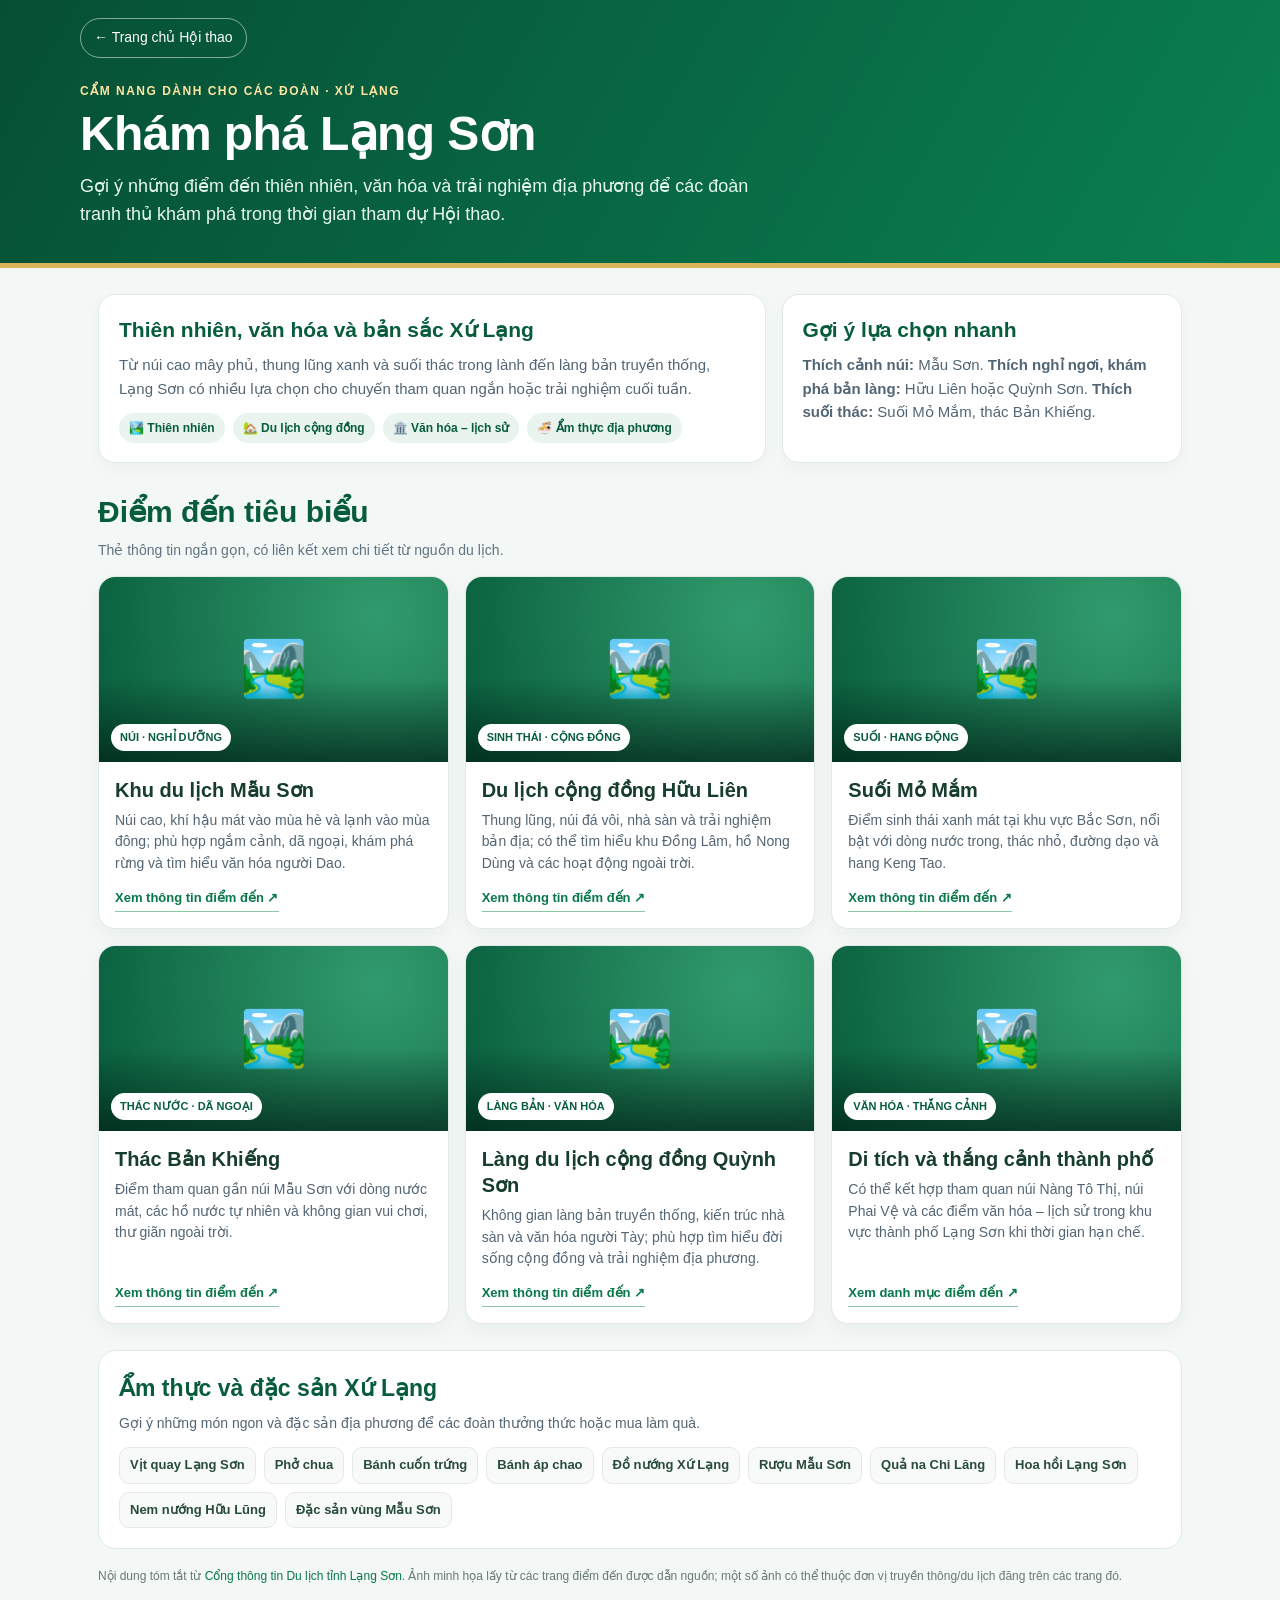
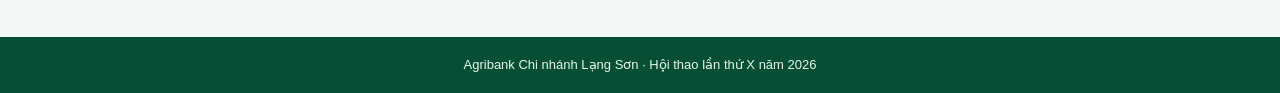
<file: ve-lang-son.html>
<!doctype html>
<html lang="vi">
<head>
<meta charset="utf-8">
<meta name="viewport" content="width=device-width, initial-scale=1">
<meta name="theme-color" content="#087849">
<title>Khám phá Lạng Sơn | Hội thao Agribank 2026</title>
<style>
:root{--green:#087849;--deep:#075c3b;--gold:#d8b45a;--ink:#183247;--muted:#617381;--line:#e0e9e5}
*{box-sizing:border-box}body{margin:0;background:#f3f7f5;color:var(--ink);font-family:Arial,Helvetica,sans-serif;line-height:1.55}
a{color:inherit}.top{background:linear-gradient(120deg,#064f35,#0a8051);color:#fff;padding:18px 20px 34px;border-bottom:5px solid var(--gold)}
.wrap{width:min(1120px,100%);margin:auto}.back{display:inline-flex;align-items:center;gap:7px;padding:8px 13px;border:1px solid #ffffff80;border-radius:999px;text-decoration:none;font-size:14px}.eyebrow{margin:24px 0 7px;color:#ffe4a0;font-size:12px;letter-spacing:1.5px;font-weight:800}.top h1{margin:0;font-size:clamp(30px,5vw,48px);line-height:1.12;letter-spacing:-.6px}.top p{max-width:700px;margin:12px 0 0;color:#e6f6ed;font-size:clamp(15px,2vw,18px)}
main{width:min(1120px,100%);margin:0 auto;padding:26px 18px 40px}.intro{display:grid;grid-template-columns:1.25fr .75fr;gap:16px;margin-bottom:24px}.intro-box{padding:19px 20px;border-radius:17px;background:#fff;border:1px solid var(--line);box-shadow:0 6px 18px #143c2b08}.intro-box h2{margin:0 0 7px;font-size:21px;color:var(--deep)}.intro-box p{margin:0;color:#526574;font-size:15px}.chips{display:flex;flex-wrap:wrap;gap:8px;margin-top:13px}.chip{padding:6px 10px;border-radius:999px;background:#e8f4ed;color:#075c3b;font-size:12px;font-weight:700}
.heading{display:flex;justify-content:space-between;align-items:end;gap:12px;margin:26px 0 14px}.heading h2{margin:0;color:var(--deep);font-size:clamp(23px,3vw,30px)}.heading p{margin:4px 0 0;color:var(--muted);font-size:14px}
.grid{display:grid;grid-template-columns:repeat(3,minmax(0,1fr));gap:16px}.place{min-width:0;overflow:hidden;background:#fff;border:1px solid var(--line);border-radius:17px;box-shadow:0 7px 20px #143c2b0b;display:flex;flex-direction:column}.photo{height:185px;background:#dcebe2;overflow:hidden;position:relative}.photo img{width:100%;height:100%;object-fit:cover;display:block;transition:transform .3s}.photo-fallback{width:100%;height:100%;display:grid;place-items:center;background:radial-gradient(circle at 80% 20%,#319b6d,#075c3b);color:#fff;font-size:54px}.place:hover .photo img{transform:scale(1.035)}.photo:after{content:"";position:absolute;inset:auto 0 0;height:45%;background:linear-gradient(transparent,#001c12a6);pointer-events:none}.category{position:absolute;left:12px;bottom:11px;z-index:1;padding:5px 9px;border-radius:999px;background:#fff;color:#075c3b;font-size:11px;font-weight:800}.body{padding:15px 16px 16px;display:flex;flex-direction:column;flex:1}.body h3{margin:0 0 7px;color:#173d2d;font-size:20px;line-height:1.3}.body p{margin:0 0 13px;color:#536574;font-size:14px;flex:1}.more{display:inline-flex;align-items:center;gap:7px;align-self:flex-start;text-decoration:none;color:#087849;font-size:13px;font-weight:800;border-bottom:1px solid #8ac7a7;padding-bottom:3px}.more:hover{color:#064f35;border-color:#064f35}.no-photo{height:185px;display:grid;place-items:center;background:radial-gradient(circle at 80% 20%,#319b6d,#075c3b);color:#fff;font-size:48px;position:relative}.no-photo:after{content:"";position:absolute;inset:0;background:linear-gradient(135deg,#ffffff0c,transparent)}.food{margin-top:26px;padding:20px;border-radius:18px;background:#fff;border:1px solid var(--line)}.food h2{margin:0 0 6px;color:var(--deep);font-size:23px}.food p{margin:0;color:#536574;font-size:14px}.food-list{display:flex;flex-wrap:wrap;gap:8px;margin-top:13px}.food-list span{padding:7px 10px;border:1px solid #e3e9e5;border-radius:10px;background:#f8faf9;color:#284b3a;font-size:13px;font-weight:700}.source{margin-top:18px;color:#687a72;font-size:12px}.source a{color:#087849;text-decoration:none}.source a:hover{text-decoration:underline}footer{padding:18px 14px;text-align:center;background:#064f35;color:#e6f6ed;font-size:13px}
@media(max-width:820px){.grid{grid-template-columns:repeat(2,minmax(0,1fr))}.intro{grid-template-columns:1fr}.photo,.no-photo{height:175px}}
@media(max-width:520px){.top{padding:15px 15px 27px}.eyebrow{margin-top:20px}main{padding:20px 12px 30px}.grid{grid-template-columns:1fr;gap:13px}.photo,.no-photo{height:195px}.body{padding:14px}.body h3{font-size:19px}.intro-box{padding:16px}.heading{margin-top:22px}.food{padding:16px}}
</style>
</head>
<body>
<header class="top"><div class="wrap">
<a class="back" href="index.html">← Trang chủ Hội thao</a>
<div class="eyebrow">CẨM NANG DÀNH CHO CÁC ĐOÀN · XỨ LẠNG</div>
<h1>Khám phá Lạng Sơn</h1>
<p>Gợi ý những điểm đến thiên nhiên, văn hóa và trải nghiệm địa phương để các đoàn tranh thủ khám phá trong thời gian tham dự Hội thao.</p>
</div></header>
<main>
<section class="intro" aria-label="Giới thiệu du lịch Lạng Sơn">
<div class="intro-box"><h2>Thiên nhiên, văn hóa và bản sắc Xứ Lạng</h2><p>Từ núi cao mây phủ, thung lũng xanh và suối thác trong lành đến làng bản truyền thống, Lạng Sơn có nhiều lựa chọn cho chuyến tham quan ngắn hoặc trải nghiệm cuối tuần.</p><div class="chips"><span class="chip">🏞️ Thiên nhiên</span><span class="chip">🏡 Du lịch cộng đồng</span><span class="chip">🏛️ Văn hóa – lịch sử</span><span class="chip">🍜 Ẩm thực địa phương</span></div></div>
<div class="intro-box"><h2>Gợi ý lựa chọn nhanh</h2><p><strong>Thích cảnh núi:</strong> Mẫu Sơn. <strong>Thích nghỉ ngơi, khám phá bản làng:</strong> Hữu Liên hoặc Quỳnh Sơn. <strong>Thích suối thác:</strong> Suối Mỏ Mắm, thác Bản Khiếng.</p></div>
</section>
<div class="heading"><div><h2>Điểm đến tiêu biểu</h2><p>Thẻ thông tin ngắn gọn, có liên kết xem chi tiết từ nguồn du lịch.</p></div></div>
<section class="grid" aria-label="Các điểm du lịch Lạng Sơn">
<article class="place"><div class="photo"><img src="https://dulichlangson.com.vn/wp-content/uploads/2025/10/Khu-du-lich-Mau-Son-1.jpg" alt="Cảnh núi tại khu du lịch Mẫu Sơn" loading="lazy"><span class="category">NÚI · NGHỈ DƯỠNG</span></div><div class="body"><h3>Khu du lịch Mẫu Sơn</h3><p>Núi cao, khí hậu mát vào mùa hè và lạnh vào mùa đông; phù hợp ngắm cảnh, dã ngoại, khám phá rừng và tìm hiểu văn hóa người Dao.</p><a class="more" href="https://dulichlangson.com.vn/shop/pho-di-bo-ky-lua/" target="_blank" rel="noopener noreferrer">Xem thông tin điểm đến ↗</a></div></article>
<article class="place"><div class="photo"><img src="https://dulichlangson.com.vn/wp-content/uploads/2025/10/Nha-san-Huu-Lien.jpg" alt="Thung lũng xanh và núi đá ở Hữu Liên" loading="lazy"><span class="category">SINH THÁI · CỘNG ĐỒNG</span></div><div class="body"><h3>Du lịch cộng đồng Hữu Liên</h3><p>Thung lũng, núi đá vôi, nhà sàn và trải nghiệm bản địa; có thể tìm hiểu khu Đồng Lâm, hồ Nong Dùng và các hoạt động ngoài trời.</p><a class="more" href="https://dulichlangson.com.vn/shop/diem-du-lich-bai-hao/" target="_blank" rel="noopener noreferrer">Xem thông tin điểm đến ↗</a></div></article>
<article class="place"><div class="photo"><img src="https://dulichlangson.com.vn/wp-content/uploads/2025/10/Suoi-Mo-Mam.jpg" alt="Cổng vào điểm du lịch sinh thái Suối Mỏ Mắm" loading="lazy"><span class="category">SUỐI · HANG ĐỘNG</span></div><div class="body"><h3>Suối Mỏ Mắm</h3><p>Điểm sinh thái xanh mát tại khu vực Bắc Sơn, nổi bật với dòng nước trong, thác nhỏ, đường dạo và hang Keng Tao.</p><a class="more" href="https://dulichlangson.com.vn/shop/ga-quoc-te-dong-dang/" target="_blank" rel="noopener noreferrer">Xem thông tin điểm đến ↗</a></div></article>
<article class="place"><div class="photo"><img src="https://dulichlangson.com.vn/wp-content/uploads/2025/10/NMD_5053.jpg" alt="Dòng nước chảy qua đá tại khu vực thác Bản Khiếng" loading="lazy"><span class="category">THÁC NƯỚC · DÃ NGOẠI</span></div><div class="body"><h3>Thác Bản Khiếng</h3><p>Điểm tham quan gần núi Mẫu Sơn với dòng nước mát, các hồ nước tự nhiên và không gian vui chơi, thư giãn ngoài trời.</p><a class="more" href="https://dulichlangson.com.vn/shop/di-tich-khuoi-noi/" target="_blank" rel="noopener noreferrer">Xem thông tin điểm đến ↗</a></div></article>
<article class="place"><div class="photo"><img src="https://dulichlangson.com.vn/wp-content/uploads/2025/10/Thung-lung-Bac-Son-mua-lua-chin-Thanh-dat.jpg" alt="Toàn cảnh thung lũng Bắc Sơn gần làng du lịch cộng đồng Quỳnh Sơn" loading="lazy"><span class="category">LÀNG BẢN · VĂN HÓA</span></div><div class="body"><h3>Làng du lịch cộng đồng Quỳnh Sơn</h3><p>Không gian làng bản truyền thống, kiến trúc nhà sàn và văn hóa người Tày; phù hợp tìm hiểu đời sống cộng đồng và trải nghiệm địa phương.</p><a class="more" href="https://dulichlangson.com.vn/shop/lang-du-lich-cong-dong-quynh-son/" target="_blank" rel="noopener noreferrer">Xem thông tin điểm đến ↗</a></div></article>
<article class="place"><div class="photo"><img src="https://dulichlangson.com.vn/wp-content/uploads/2025/10/phai_ve_full_455993621.jpg" alt="Núi Phai Vệ nhìn từ trên cao, một thắng cảnh của thành phố Lạng Sơn" loading="lazy"><span class="category">VĂN HÓA · THẮNG CẢNH</span></div><div class="body"><h3>Di tích và thắng cảnh thành phố</h3><p>Có thể kết hợp tham quan núi Nàng Tô Thị, núi Phai Vệ và các điểm văn hóa – lịch sử trong khu vực thành phố Lạng Sơn khi thời gian hạn chế.</p><a class="more" href="https://dulichlangson.com.vn/product-category/diem-dem-du-lich/" target="_blank" rel="noopener noreferrer">Xem danh mục điểm đến ↗</a></div></article>
</section>
<section class="food"><h2>Ẩm thực và đặc sản Xứ Lạng</h2><p>Gợi ý những món ngon và đặc sản địa phương để các đoàn thưởng thức hoặc mua làm quà.</p><div class="food-list"><span>Vịt quay Lạng Sơn</span><span>Phở chua</span><span>Bánh cuốn trứng</span><span>Bánh áp chao</span><span>Đồ nướng Xứ Lạng</span><span>Rượu Mẫu Sơn</span><span>Quả na Chi Lăng</span><span>Hoa hồi Lạng Sơn</span><span>Nem nướng Hữu Lũng</span><span>Đặc sản vùng Mẫu Sơn</span></div></section>
<p class="source">Nội dung tóm tắt từ <a href="https://dulichlangson.com.vn/" target="_blank" rel="noopener noreferrer">Cổng thông tin Du lịch tỉnh Lạng Sơn</a>. Ảnh minh họa lấy từ các trang điểm đến được dẫn nguồn; một số ảnh có thể thuộc đơn vị truyền thông/du lịch đăng trên các trang đó.</p>
</main>
<footer>Agribank Chi nhánh Lạng Sơn · Hội thao lần thứ X năm 2026</footer>
<script>
document.querySelectorAll('.photo img').forEach(function(img){
  img.addEventListener('error',function(){
    const box=img.closest('.photo');
    if(!box || box.dataset.fallbackApplied) return;
    box.dataset.fallbackApplied='1';
    img.remove();
    const fallback=document.createElement('div');
    fallback.className='photo-fallback';
    fallback.setAttribute('role','img');
    fallback.setAttribute('aria-label','Ảnh minh họa '+(box.querySelector('.category')?.textContent || 'điểm du lịch Lạng Sơn'));
    fallback.textContent='🏞️';
    box.prepend(fallback);
  });
});
</script>
</body></html>
</file>
<file: assets/style.css>
/* Agribank Lạng Sơn 2026 — responsive layout, clean single-source stylesheet */
:root {
  --brand-green: #087849;
  --brand-red: #b10d2a;
  --text: #263746;
  --muted: #62707b;
  --surface: #ffffff;
  --page: #f6f8f6;
  --border: #e5e9e6;
  --shadow: 0 8px 24px rgba(22, 40, 31, .07);
}
* { box-sizing: border-box; }
html {
  scroll-behavior: smooth;
  scroll-padding-top: 82px;
  -webkit-text-size-adjust: 100%;
}
body {
  margin: 0;
  width: 100%;
  min-width: 320px;
  overflow-x: hidden;
  background: var(--page);
  color: var(--text);
  font-family: "Times New Roman", Times, serif;
  font-size: 17px;
  line-height: 1.6;
}
a { color: inherit; }
.site-header {
  display: flex;
  align-items: center;
  justify-content: space-between;
  gap: 20px;
  min-height: 72px;
  padding: 10px clamp(20px, 4vw, 64px);
  background: #fff;
  border-bottom: 1px solid rgba(205, 176, 88, .42);
}
.brand-lockup {
  display: inline-flex;
  align-items: center;
  gap: 12px;
  text-decoration: none;
}
.brand-mark {
  display: grid;
  place-items: center;
  width: 44px;
  height: 44px;
  border-radius: 9px;
  color: #fff;
  background: linear-gradient(135deg, #006b43 0 45%, #e6c72b 45% 54%, #b80e2d 54%);
  border: 1px solid #e8e8e8;
  font: 700 23px Arial, sans-serif;
}
.brand-copy { display: flex; flex-direction: column; line-height: 1.1; }
.brand-copy strong { color: var(--brand-red); font: 700 26px "Times New Roman", Times, serif; letter-spacing: .5px; }
.brand-copy small { margin-top: 4px; color: var(--brand-green); font-size: 13px; font-weight: 700; letter-spacing: .35px; }
.header-event { color: #5c6c65; font-size: 14px; font-weight: 700; letter-spacing: .8px; }
main { width: 100%; max-width: 1800px; margin: 0 auto; }
.hero { width: 100%; margin: 0; padding: 0; background: #eaf4f7; overflow: hidden; line-height: 0; }
.hero-banner { display: block; width: 100%; height: auto; max-width: 100%; object-fit: contain; }
.countdown-section { padding: 42px 20px 34px; background: linear-gradient(180deg, #eef6f0 0%, var(--page) 100%); }
.countdown-wrap {
  width: min(760px, 100%);
  margin: 0 auto;
  padding: 28px clamp(16px, 3vw, 34px) 20px;
  border: 1px solid var(--border);
  border-radius: 22px;
  background: var(--surface);
  box-shadow: var(--shadow);
  text-align: center;
}
.section-kicker { display: inline-flex; align-items: center; justify-content: center; gap: 9px; margin: 0 0 10px; padding: 9px 17px; border: 1px solid #f0d29b; border-radius: 999px; background: linear-gradient(135deg, #fff7df, #fff 72%); color: #9a1424; font-size: clamp(16px, 1.5vw, 20px); font-weight: 800; letter-spacing: 1.3px; box-shadow: 0 5px 15px rgba(120, 74, 20, .11); }
.kicker-icon { display: inline-grid; place-items: center; width: 27px; height: 27px; border-radius: 50%; background: linear-gradient(135deg, #c20e2e, #ef9f22); color: #fff; font-size: 18px; box-shadow: 0 3px 8px rgba(177,13,42,.2); }
.countdown-wrap h1 { margin: 0 0 22px; color: var(--text); font-size: clamp(29px, 3vw, 40px); line-height: 1.2; font-weight: 700; letter-spacing: .2px; }
.countdown { display: grid; grid-template-columns: repeat(4, minmax(0, 1fr)); gap: 12px; }
.time-box {
  display: flex; min-width: 0; min-height: 92px;
  flex-direction: column; align-items: center; justify-content: center;
  padding: 12px 6px; border: 1px solid #f3dfdf; border-radius: 15px;
  background: linear-gradient(145deg, #fff0ee, #fff8f6);
}
.time-box strong { color: var(--brand-red); font-size: clamp(34px, 3.4vw, 48px); font-weight: 700; line-height: 1.05; font-variant-numeric: tabular-nums; text-shadow: 0 1px 0 #fff; }
.time-box span { margin-top: 8px; color: #465660; font-size: 17px; font-weight: 700; }
.opening { display: flex; flex-wrap: wrap; align-items: center; justify-content: center; gap: 4px 7px; margin: 20px 0 0; font-size: clamp(17px, 1.6vw, 20px); }
.opening strong { color: var(--brand-red); }
.opening-icon { color: var(--brand-green); font-size: 20px; }
.content-section { padding: 12px clamp(20px, 4vw, 64px) 48px; background: var(--page); }
.section-heading { margin: 0 auto 22px; text-align: center; }
.section-heading .section-kicker { margin-bottom: 10px; }
.section-heading h2 { margin: 0; color: var(--text); font-size: clamp(30px, 2.8vw, 40px); line-height: 1.2; letter-spacing: .2px; }
.section-heading > p:last-child { margin: 9px 0 0; color: #4d5c65; font-size: 18px; }
.quick-links { display: grid; grid-template-columns: repeat(5, minmax(0, 1fr)); align-items: stretch; gap: 18px; width: 100%; }
.info-card {
  display: flex; position: relative; min-width: 0; min-height: 196px;
  flex-direction: column; align-items: flex-start; justify-content: flex-start;
  padding: 24px 21px 48px; border: 1px solid var(--border); border-radius: 20px;
  background: linear-gradient(155deg, #fff 0%, #fbfdfb 100%); box-shadow: 0 8px 22px rgba(20, 38, 30, .08), inset 0 3px 0 rgba(255,255,255,.9);
  text-decoration: none; transition: transform .24s ease, box-shadow .24s ease, border-color .24s ease; isolation: isolate; overflow: hidden;
}
.info-card::before { content: ""; position: absolute; z-index: -1; inset: auto -24px -44px auto; width: 112px; height: 112px; border-radius: 50%; background: currentColor; opacity: .045; transition: transform .28s ease, opacity .28s ease; }
.info-card:hover { transform: translateY(-7px); box-shadow: 0 18px 34px rgba(20, 38, 30, .16); border-color: currentColor; }
.info-card:hover::before { transform: scale(1.7); opacity: .09; }
.info-card:active { transform: translateY(-2px) scale(.99); }
.info-card:focus-visible { outline: 3px solid #61a987; outline-offset: 3px; }
.card-icon { display: grid; place-items: center; width: 58px; height: 58px; margin-bottom: 16px; border: 1px solid rgba(255,255,255,.82); border-radius: 18px; background: linear-gradient(145deg, #fff, #edf5f0); font-size: 32px; line-height: 1; box-shadow: 0 7px 16px rgba(22,40,31,.13), inset 0 1px 0 #fff; transition: transform .24s ease, box-shadow .24s ease; }
.info-card:hover .card-icon { transform: translateY(-2px) rotate(-4deg) scale(1.06); box-shadow: 0 7px 15px rgba(22,40,31,.12); }
.card-copy { display: flex; flex-direction: column; width: 100%; gap: 7px; }
.card-copy strong { font-size: clamp(19px, 1.35vw, 23px); line-height: 1.25; font-weight: 700; overflow-wrap: anywhere; }
.card-copy small { color: #4e5d66; font-size: 16px; line-height: 1.5; }
.card-arrow { position: absolute; right: 14px; bottom: 14px; display: grid; place-items: center; width: 34px; height: 34px; border-radius: 50%; font-size: 27px; line-height: 1; transition: transform .22s ease; }
.info-card:hover .card-arrow { transform: translateX(4px); }
.info-card.red { border-color: #f0d7db; } .info-card.red .card-icon, .info-card.red .card-copy strong { color: #b10d2a; } .info-card.red .card-arrow { color: #b10d2a; background: #ffebed; }
.info-card.green { border-color: #d5eade; } .info-card.green .card-icon, .info-card.green .card-copy strong { color: #087849; } .info-card.green .card-arrow { color: #087849; background: #e6f5eb; }
.info-card.orange { border-color: #f2e1ca; } .info-card.orange .card-icon, .info-card.orange .card-copy strong { color: #b96b0a; } .info-card.orange .card-arrow { color: #b96b0a; background: #fff2df; }
.info-card.blue { border-color: #d7e7f5; } .info-card.blue .card-icon, .info-card.blue .card-copy strong { color: #096bb8; } .info-card.blue .card-arrow { color: #096bb8; background: #e7f3ff; }
.info-card.purple { border-color: #e8d9f1; } .info-card.purple .card-icon, .info-card.purple .card-copy strong { color: #6b2795; } .info-card.purple .card-arrow { color: #6b2795; background: #f4e9fb; }
.site-footer { display: block; padding: 26px clamp(14px, 4vw, 64px) 0; background: linear-gradient(135deg, #fff8e8 0%, #fff 48%, #f9e8d0 100%); color: var(--text); text-align: center; border-top: 4px solid #c99a3d; }
.footer-message { display: grid; grid-template-columns: minmax(0, 1fr) 190px; align-items: center; gap: 28px; width: min(1180px, 100%); margin: 0 auto; padding: 16px 0 28px; }
.footer-copy { text-align: center; }
.footer-kicker { display: inline-block; margin: 0 0 10px; padding: 7px 18px; border-radius: 999px; background: linear-gradient(90deg, #9d0b22, #d92230); color: #fff; font-size: 17px; font-weight: 800; letter-spacing: 1.6px; box-shadow: 0 5px 14px rgba(157,11,34,.2); }
.footer-copy h2 { margin: 0; color: #17476d; font-size: clamp(24px, 2.5vw, 34px); line-height: 1.2; }
.footer-region { margin: 5px 0 7px; color: #17476d; font-size: clamp(18px, 1.8vw, 23px); font-weight: 700; }
.footer-branch { display: block; color: #b10d2a; font-size: clamp(20px, 2vw, 26px); }
.footer-wish { margin: 14px 0 0; color: #9d1730; font-size: clamp(17px, 1.6vw, 21px); font-style: italic; font-weight: 700; line-height: 1.55; }
.footer-qr { display: flex; flex-direction: column; align-items: center; gap: 7px; padding: 12px; border: 2px solid #d8b45d; border-radius: 18px; background: #fff; color: #9d0b22; text-decoration: none; box-shadow: 0 9px 24px rgba(90,54,17,.14); transition: transform .2s ease, box-shadow .2s ease; }
.footer-qr:hover { transform: translateY(-4px); box-shadow: 0 14px 30px rgba(90,54,17,.2); }
.footer-qr img { display: block; width: 150px; height: 150px; max-width: 100%; object-fit: contain; }
.footer-qr strong { font-size: 16px; letter-spacing: .7px; }
.footer-qr span { color: #52616b; font-size: 13px; line-height: 1.3; }
.footer-bottom { display: flex; flex-direction: column; align-items: center; gap: 4px; margin: 0 calc(-1 * clamp(14px, 4vw, 64px)); padding: 17px 18px; background: #12613e; color: #fff; }
.footer-bottom strong { font-size: 15px; letter-spacing: .5px; }
.footer-bottom span { font-size: 13px; opacity: .92; }
@media (min-width: 1400px) {
  .quick-links { gap: 20px; }
  .info-card { min-height: 190px; padding: 24px 22px 48px; }
}
@media (max-width: 1100px) {
  .quick-links { grid-template-columns: repeat(3, minmax(0, 1fr)); }
  .content-section { padding-right: 24px; padding-left: 24px; }
  .info-card { min-height: 165px; }
  .card-copy strong { font-size: 18px; }
}
@media (max-width: 700px) {
  html { scroll-padding-top: 68px; }
  body { font-size: 16px; }
  .site-header { min-height: 62px; justify-content: center; padding: 8px 12px; }
  .brand-lockup { gap: 8px; }
  .brand-mark { width: 36px; height: 36px; border-radius: 8px; font-size: 19px; }
  .brand-copy strong { font-size: 21px; }
  .brand-copy small { font-size: 10px; }
  .header-event { display: none; }
  .hero-banner { width: 100%; height: auto; }
  .countdown-section { padding: 30px 12px 24px; }
  .countdown-wrap { padding: 20px 10px 15px; border-radius: 17px; }
  .countdown-wrap h1 { margin-bottom: 16px; font-size: 27px; }
  .section-kicker { gap: 6px; margin-bottom: 8px; padding: 7px 12px; font-size: 15px; letter-spacing: .7px; }
  .kicker-icon { width: 23px; height: 23px; font-size: 15px; }
  .countdown { gap: 6px; }
  .time-box { min-height: 68px; padding: 8px 2px; border-radius: 11px; }
  .time-box strong { font-size: clamp(27px, 7.5vw, 35px); }
  .time-box span { margin-top: 5px; font-size: 14px; font-weight: 700; }
  .opening { margin-top: 14px; font-size: 15px; line-height: 1.5; }
  .content-section { padding: 10px 12px 24px; }
  .section-heading { margin-bottom: 14px; }
  .section-heading h2 { font-size: 29px; }
  .section-heading > p:last-child { font-size: 16px; }
  .quick-links { grid-template-columns: minmax(0, 1fr); gap: 10px; }
  .info-card {
    display: grid; grid-template-columns: 42px minmax(0, 1fr) 28px;
    grid-template-rows: auto auto; column-gap: 10px; align-items: center;
    min-height: 94px; padding: 14px 13px; border-radius: 16px;
  }
  .card-icon { grid-column: 1; grid-row: 1 / span 2; width: 44px; height: 44px; margin: 0; border-radius: 14px; font-size: 25px; }
  .card-copy { grid-column: 2; grid-row: 1 / span 2; gap: 4px; }
  .card-copy strong { font-size: 18px; line-height: 1.3; }
  .card-copy small { font-size: 14px; line-height: 1.4; }
  .card-arrow { position: static; grid-column: 3; grid-row: 1 / span 2; justify-self: center; width: 27px; height: 27px; font-size: 23px; }
  .site-footer { padding: 18px 12px 0; }
  .footer-message { grid-template-columns: minmax(0, 1fr); gap: 18px; padding: 8px 0 20px; }
  .footer-copy h2 { font-size: 24px; }
  .footer-region { font-size: 17px; line-height: 1.4; }
  .footer-branch { font-size: 20px; }
  .footer-wish { margin-top: 10px; font-size: 16px; }
  .footer-kicker { font-size: 14px; letter-spacing: 1px; }
  .footer-qr { width: min(190px, 100%); justify-self: center; padding: 10px; }
  .footer-qr img { width: 142px; height: 142px; }
  .footer-bottom { margin: 0 -12px; padding: 15px 10px calc(15px + env(safe-area-inset-bottom)); }
  .footer-bottom strong { font-size: 12px; }
  .footer-bottom span { font-size: 11px; line-height: 1.4; }
}
@media (prefers-reduced-motion: reduce) {
  *, *::before, *::after { scroll-behavior: auto !important; transition-duration: .01ms !important; }
}


/* Homepage gallery category */
.info-card.gallery .card-icon { background: linear-gradient(145deg, #fff4d8, #ffe2ad); color: #9a5b00; }
.info-card.gallery { border-color: #ead7a8; }
.info-card.gallery:hover { border-color: #c98a24; }

/* Bảng trận đang diễn ra thay bộ đếm ngược sau giờ khai mạc */
.live-match-panel{margin:18px auto 0;max-width:980px;text-align:left}
.live-head{display:flex;justify-content:space-between;align-items:center;gap:10px;flex-wrap:wrap;margin-bottom:12px}
.live-kicker{font-size:12px;font-weight:800;letter-spacing:1px;color:#ffe6a5}
.live-status{display:inline-flex;align-items:center;padding:6px 10px;border-radius:999px;background:#fff0d5;color:#784600;font-size:12px;font-weight:900}
.live-list{display:grid;grid-template-columns:repeat(2,minmax(0,1fr));gap:10px}
.live-card{min-width:0;padding:14px;border:1px solid #ffffff45;border-radius:13px;background:#fffffffa;color:#183247;box-shadow:0 5px 14px #003a2418}
.live-card-top{display:flex;justify-content:space-between;align-items:center;gap:8px;flex-wrap:wrap;margin-bottom:8px}
.live-sport{color:#087849;font-size:12px;font-weight:800}.live-time{color:#536574;font-size:12px;font-weight:700}
.live-teams{display:block;color:#183247;font-size:17px;line-height:1.35}.live-detail{margin-top:7px;color:#617381;font-size:12px;line-height:1.45}
.live-more{display:inline-block;margin-top:14px;padding:10px 15px;border-radius:10px;background:#fff;color:#075c3b;font-weight:800;text-decoration:none}.live-more:hover{background:#e8f4ec}
.live-refresh,.live-empty{margin:10px 0 0;color:#e1f2e8;font-size:12px;line-height:1.4}
@media(max-width:700px){.live-match-panel{margin-top:14px}.live-list{grid-template-columns:1fr}.live-card{padding:12px}.live-teams{font-size:16px}.live-head{align-items:flex-start}}
</file>
